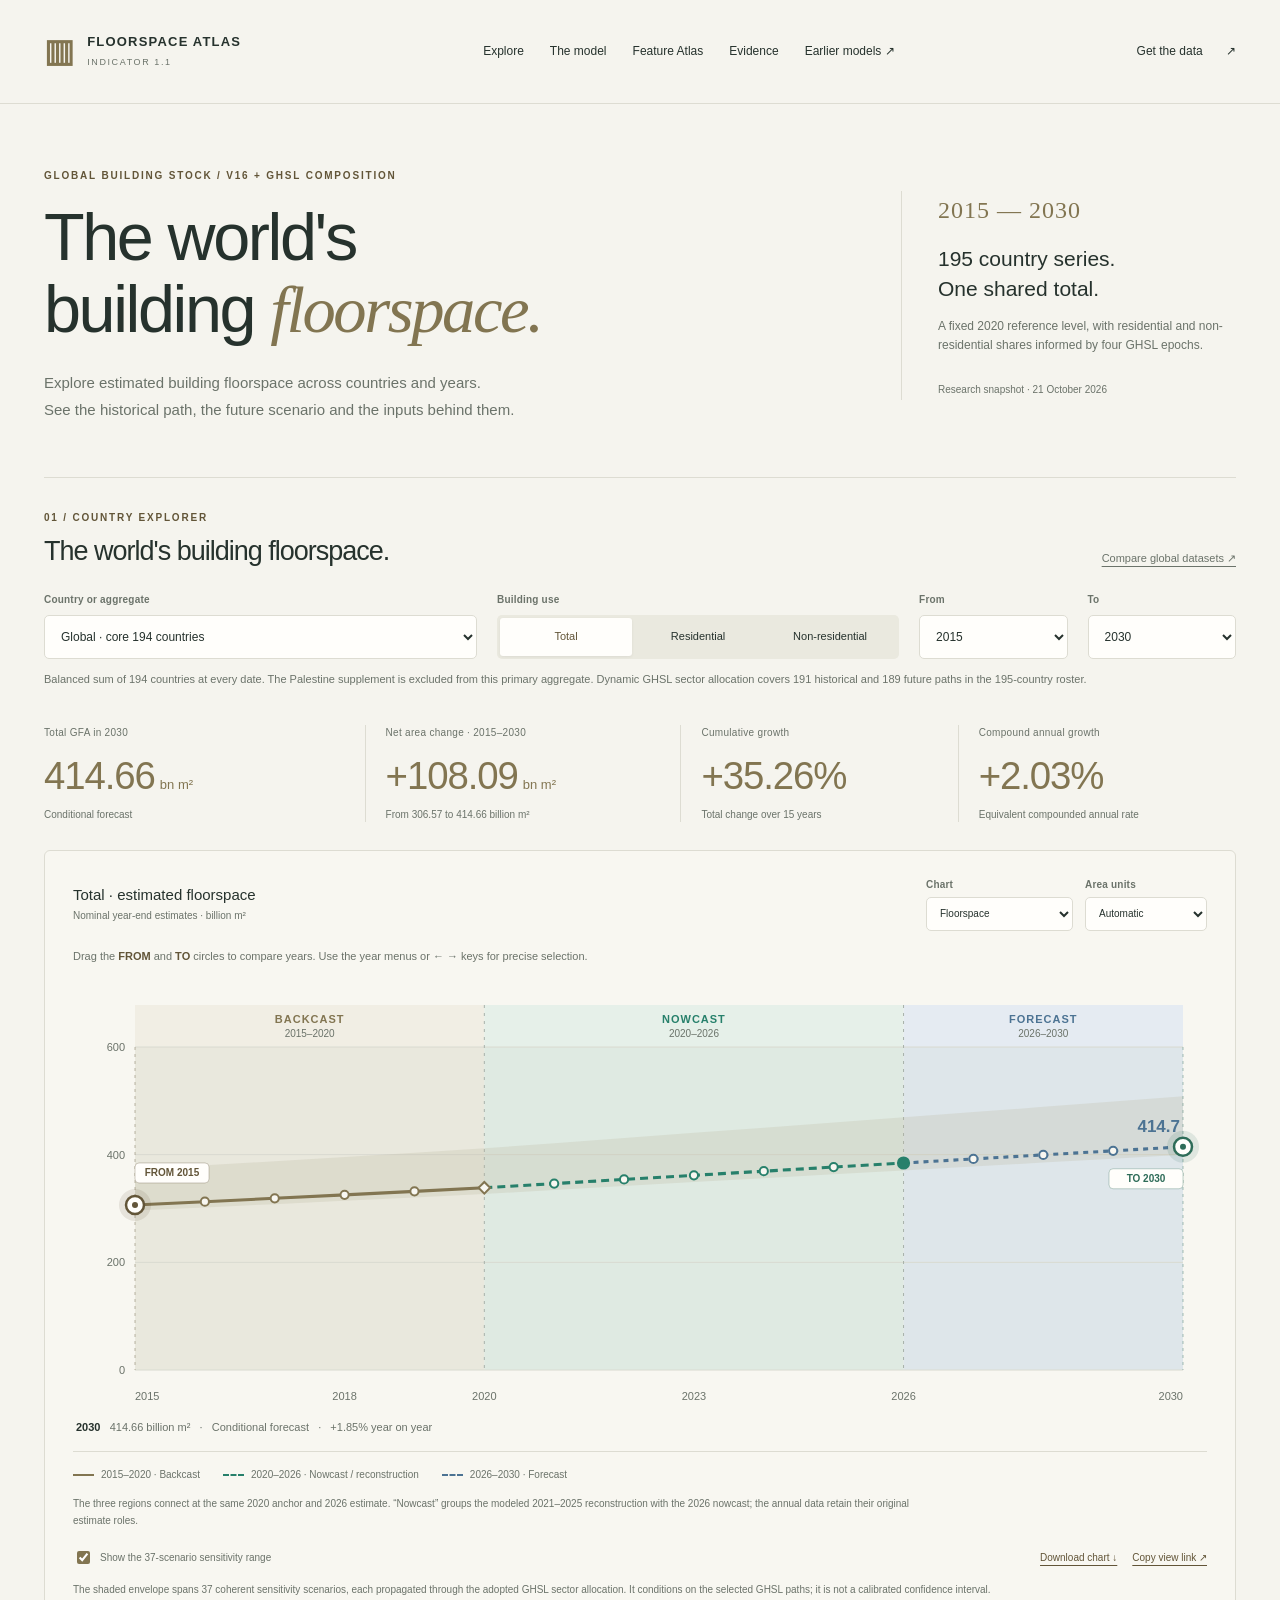
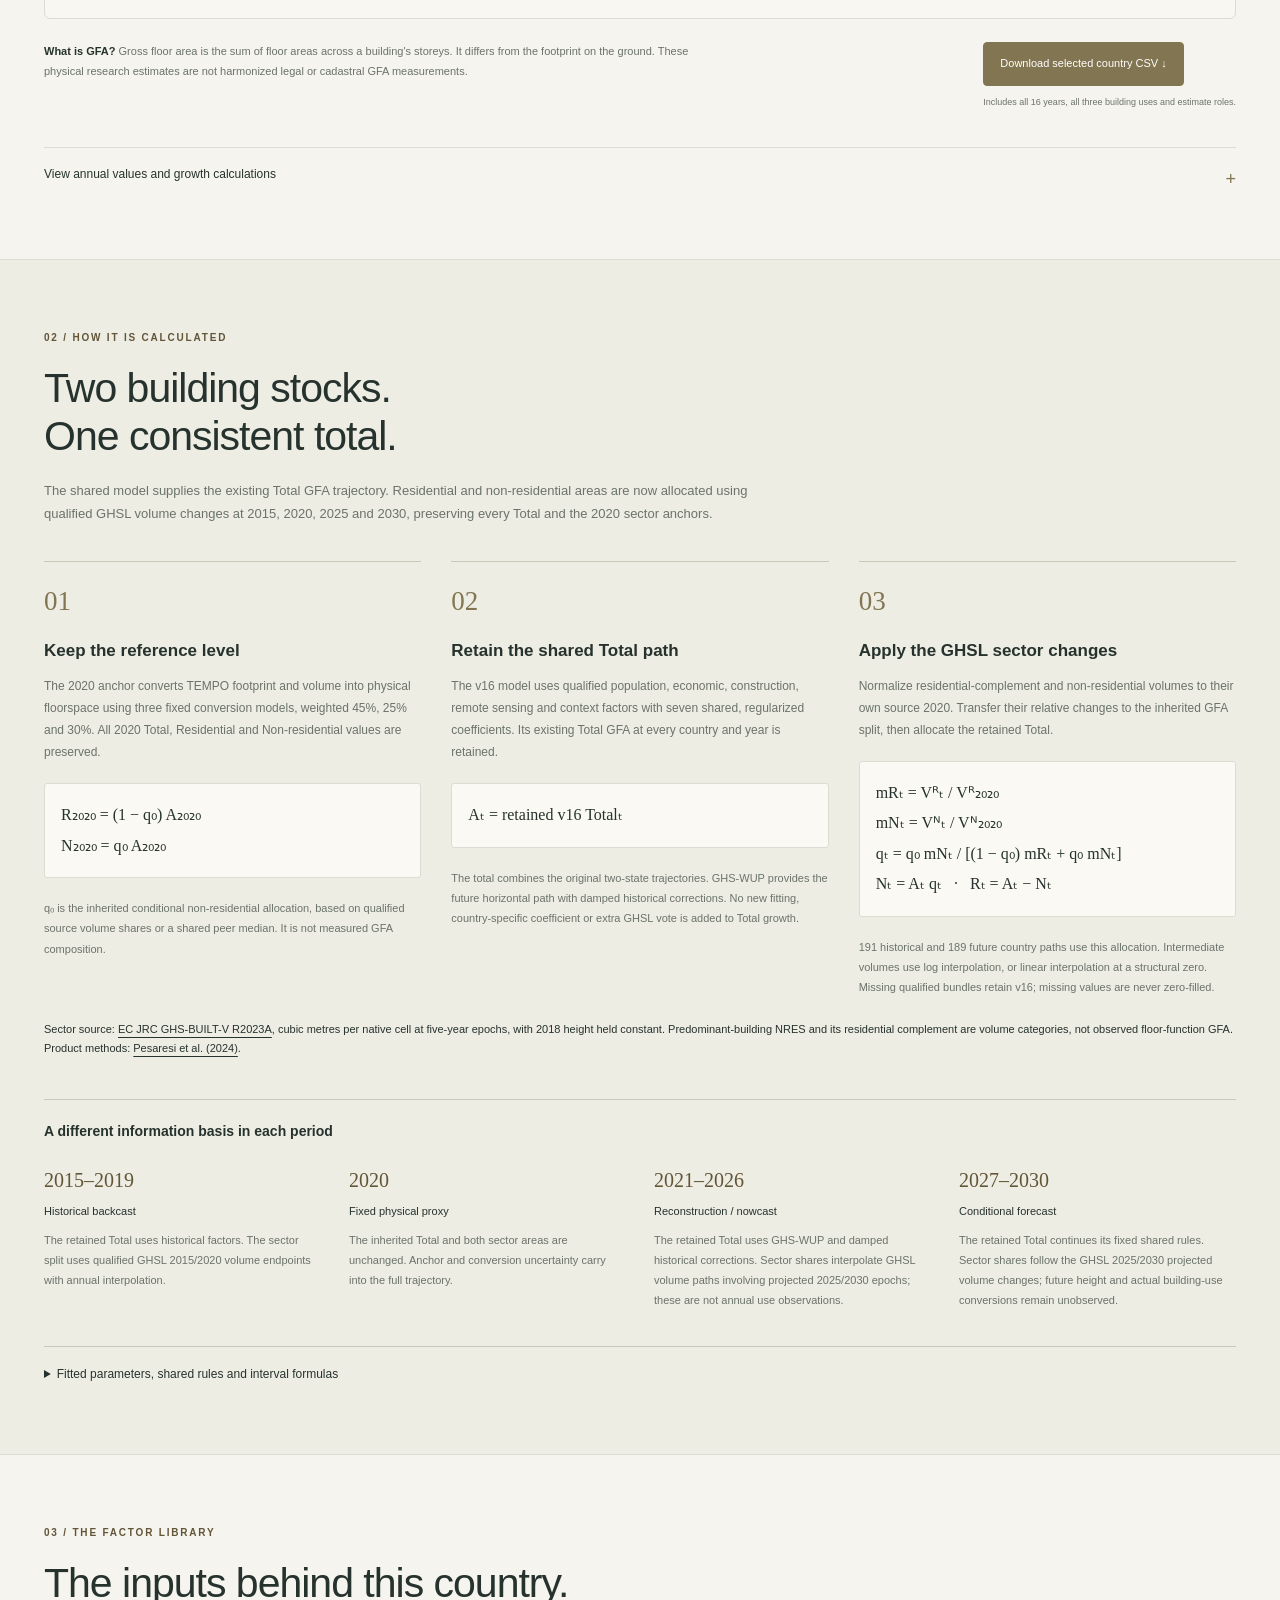
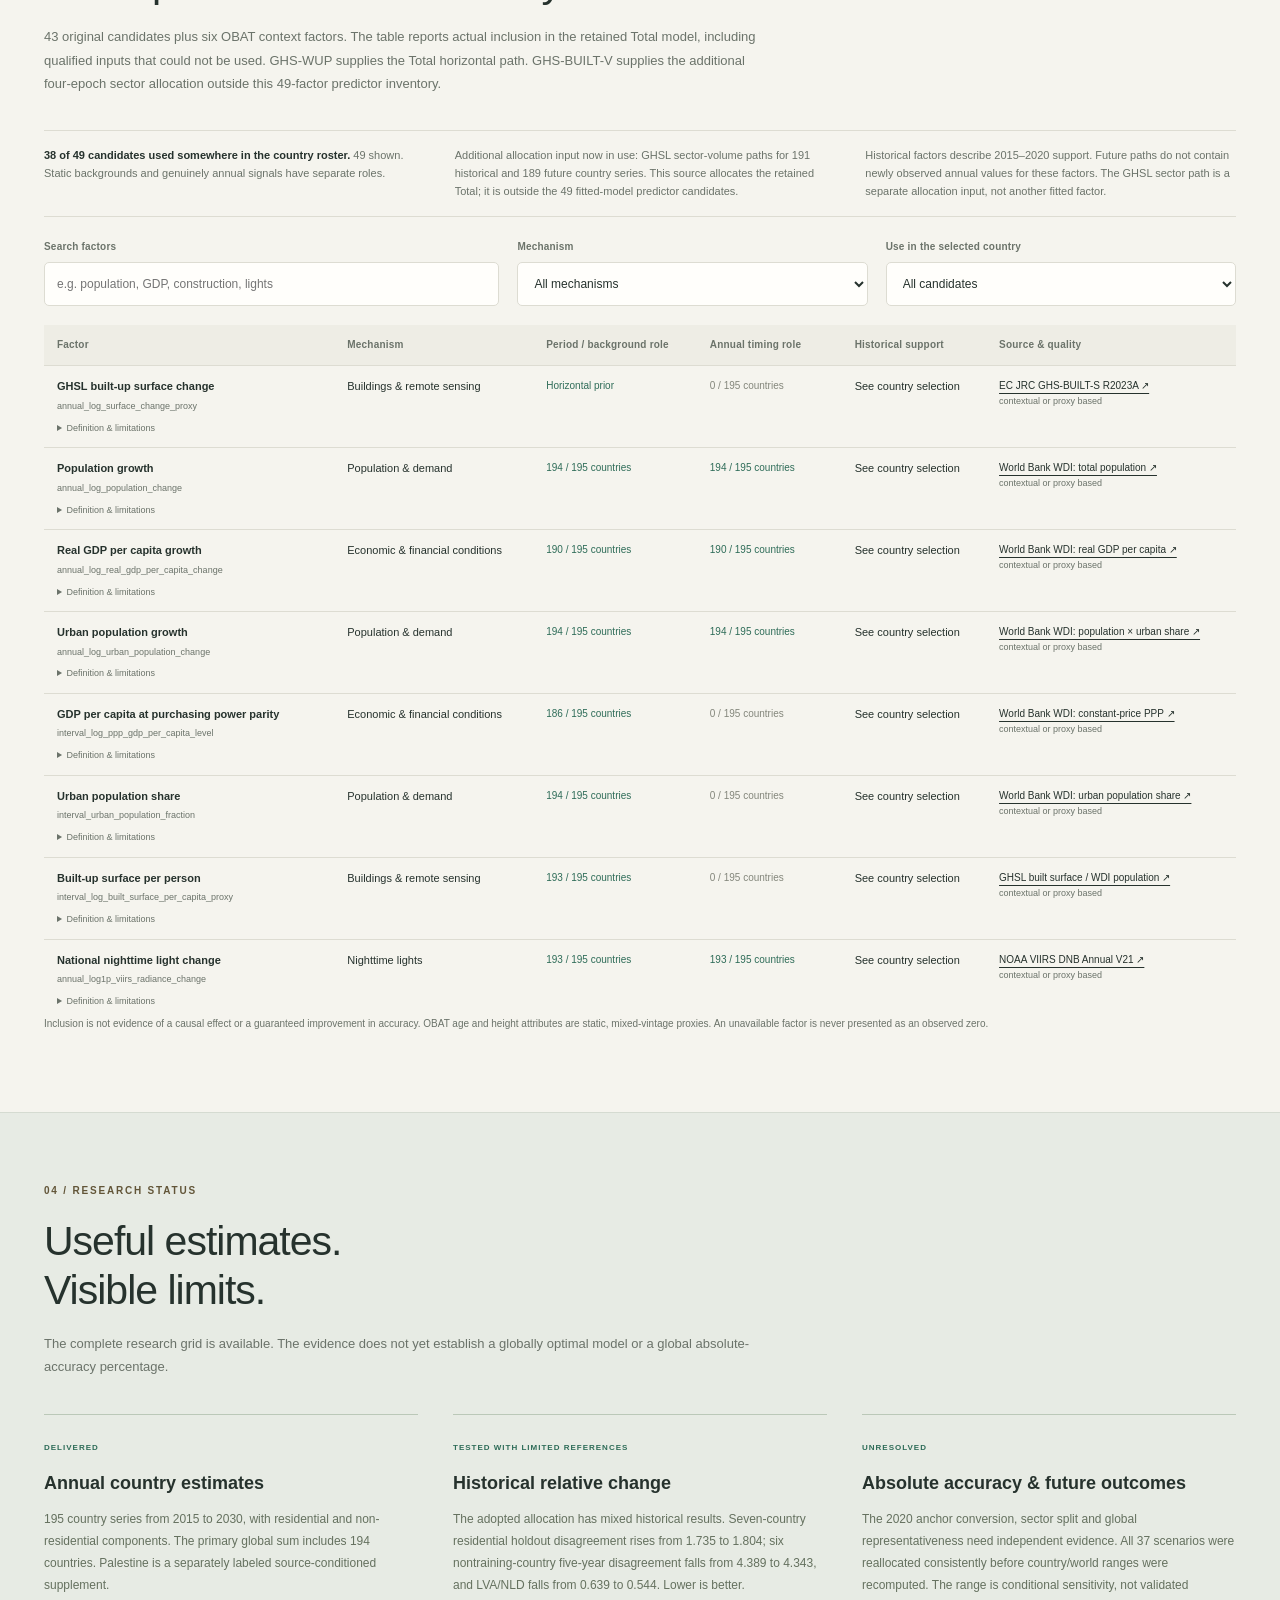
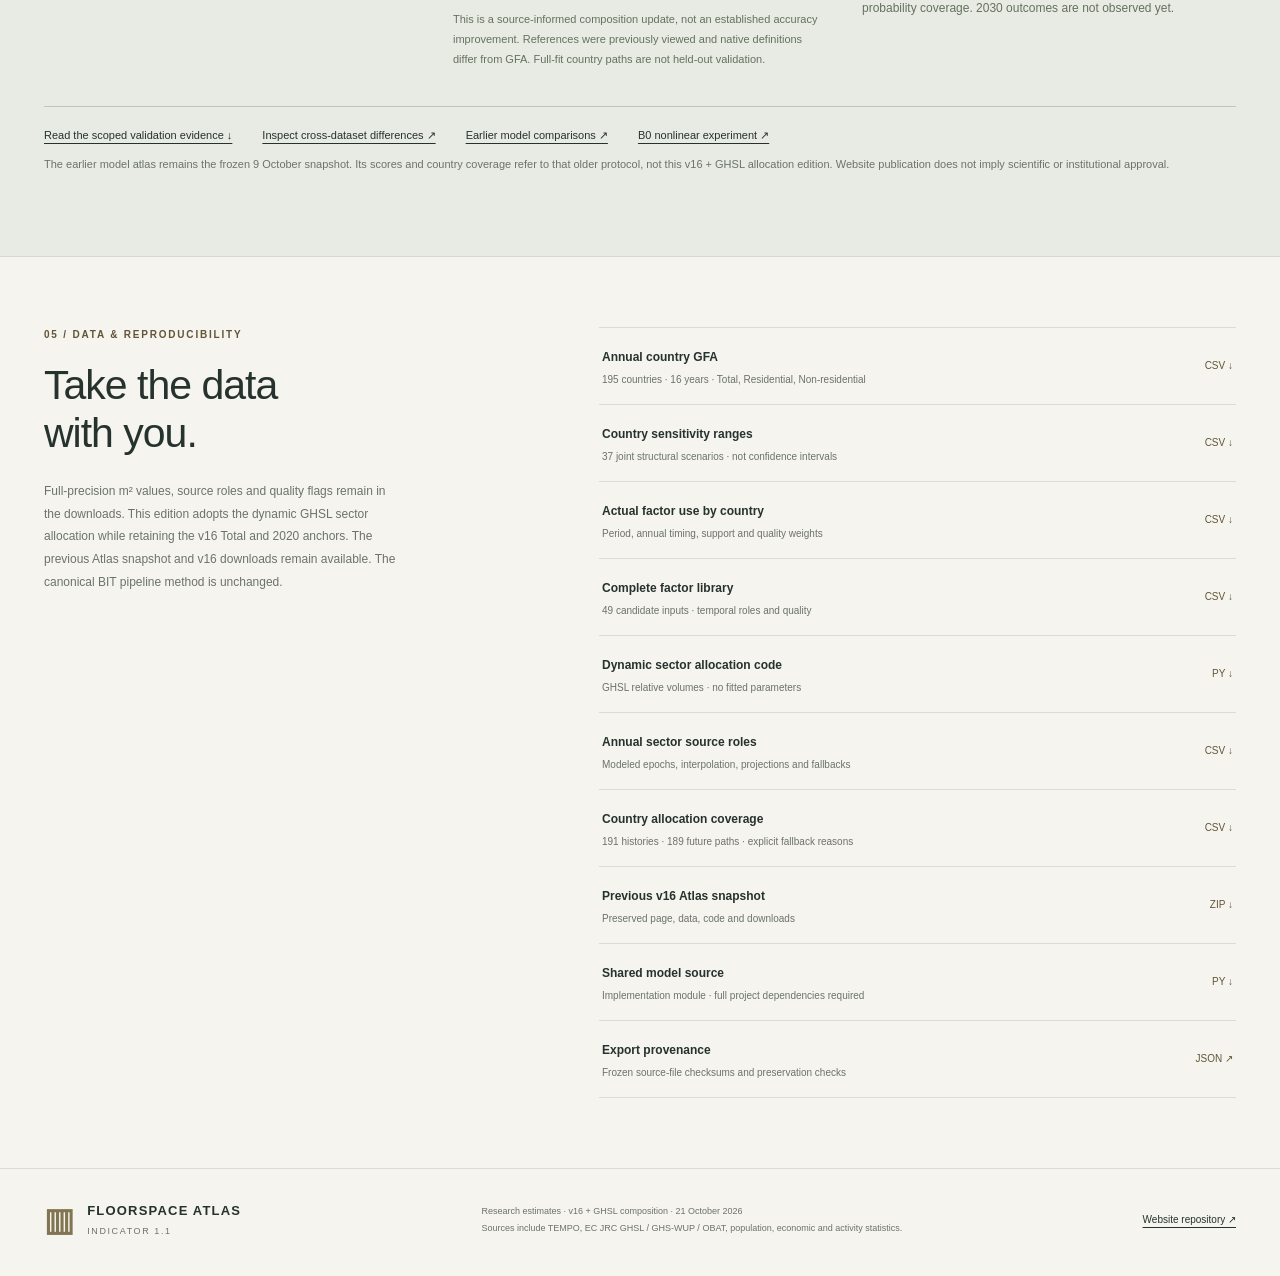
<file: index.html>
<!doctype html>
<html lang="en">
<head>
  <meta charset="utf-8"><meta name="viewport" content="width=device-width,initial-scale=1">
  <title>Global Floorspace Atlas · 2015–2030</title>
  <meta name="description" content="Explore annual country estimates of residential, non-residential and total gross floor area. Compare any two years, inspect factors and understand the shared v16 Total model and dynamic GHSL sector allocation.">
  <meta name="color-scheme" content="light"><link rel="icon" href="favicon.svg" type="image/svg+xml">
  <link rel="stylesheet" href="explorer.css?v=20261021-ghsl-composition"><script src="data/explorer-data.js?v=20261021-ghsl-composition" defer></script><script src="explorer.js?v=20261021-ghsl-composition" defer></script>
</head>
<body>
<a class="skip" href="#explorer">Skip to the country explorer</a>
<header class="masthead wrap"><a class="brand" href="index.html"><span class="brand-symbol" aria-hidden="true">▥</span><span>FLOORSPACE ATLAS<small>INDICATOR 1.1</small></span></a><nav aria-label="Main navigation"><a href="#explorer">Explore</a><a href="#method">The model</a><a href="feature-atlas/">Feature Atlas</a><a href="#evidence">Evidence</a><a href="history.html">Earlier models ↗</a></nav><a class="top-download" href="#downloads">Get the data <span>↗</span></a></header>
<main>
  <section class="intro wrap"><div><p class="eyebrow">GLOBAL BUILDING STOCK / V16 + GHSL COMPOSITION</p><h1>The world's<br>building <em>floorspace.</em></h1><p class="lead">Explore estimated building floorspace across countries and years.<br>See the historical path, the future scenario and the inputs behind them.</p></div><aside class="edition"><span class="edition-tag">2015 — 2030</span><strong>195 country series.<br>One shared total.</strong><p>A fixed 2020 reference level, with residential and non-residential shares informed by four GHSL epochs.</p><span class="snapshot">Research snapshot · 21 October 2026</span></aside></section>

  <section id="explorer" class="explorer wrap" aria-labelledby="explorer-heading">
    <div class="explorer-heading"><div><p class="eyebrow">01 / COUNTRY EXPLORER</p><h2 id="explorer-heading">The world's building floorspace.</h2></div><a class="quiet-link" href="comparison/index.html">Compare global datasets ↗</a></div>
    <div class="controls"><label class="country-control">Country or aggregate<select id="country"></select></label><div class="sector-control"><span id="sector-label">Building use</span><div class="segmented" role="group" aria-labelledby="sector-label"><button class="active" data-sector="total" aria-pressed="true">Total</button><button data-sector="residential" aria-pressed="false">Residential</button><button data-sector="non_residential" aria-pressed="false">Non-residential</button></div></div><label>From<select id="start-year"></select></label><label>To<select id="end-year"></select></label></div>
    <div id="country-note" class="country-note" aria-live="polite"></div>
    <div class="metrics" aria-live="polite"><article><span id="level-label">Estimated GFA in 2030</span><strong id="level-value">—</strong><small id="level-note">—</small></article><article><span id="change-label">Net area change</span><strong id="change-value">—</strong><small id="change-note">End stock minus start stock</small></article><article><span>Cumulative growth</span><strong id="growth-value">—</strong><small id="growth-note">—</small></article><article><span>Compound annual growth</span><strong id="cagr-value">—</strong><small id="cagr-note">—</small></article></div>
    <div class="chart-card"><div class="chart-top"><div><h3 id="chart-title">Estimated floorspace</h3><p id="chart-subtitle">Nominal year-end estimates · billion m²</p></div><div class="chart-options"><label>Chart<select id="chart-view"><option value="level">Floorspace</option><option value="net">Annual net area change</option><option value="rate">Annual growth rate</option><option value="index">Index · 2020 = 100</option></select></label><label>Area units<select id="unit"><option value="auto">Automatic</option><option value="billion">Billion m²</option><option value="million">Million m²</option></select></label></div></div>
      <p class="chart-hint" id="chart-hint">Drag the <strong>FROM</strong> and <strong>TO</strong> circles to compare years. Use the year menus or ← → keys for precise selection.</p>
      <div id="chart" class="chart" aria-label="Annual floorspace chart" aria-describedby="chart-hint"></div>
      <div class="chart-readout" id="chart-readout" aria-live="polite">Hover or focus a year to inspect it.</div>
      <div class="chart-legend"><span><i class="line backcast"></i>2015–2020 · Backcast</span><span><i class="line nowcast"></i>2020–2026 · Nowcast / reconstruction</span><span><i class="line forecast"></i>2026–2030 · Forecast</span></div>
      <p class="fineprint phase-note">The three regions connect at the same 2020 anchor and 2026 estimate. “Nowcast” groups the modeled 2021–2025 reconstruction with the 2026 nowcast; the annual data retain their original estimate roles.</p>
      <div class="chart-bottom"><label class="check"><input id="show-range" type="checkbox" checked><span>Show the 37-scenario sensitivity range</span></label><div><button id="download-chart" class="text-button">Download chart ↓</button><button id="share-view" class="text-button">Copy view link ↗</button></div></div>
      <p class="fineprint" id="range-note">The shaded envelope spans fixed structural sensitivity scenarios. It is not a calibrated confidence interval. All central values are model estimates.</p>
    </div>
    <div class="below-chart"><p><strong>What is GFA?</strong> Gross floor area is the sum of floor areas across a building's storeys. It differs from the footprint on the ground. These physical research estimates are not harmonized legal or cadastral GFA measurements.</p><div><button id="download-country" class="button olive">Download selected country CSV ↓</button><p id="download-note" class="fineprint">Includes all 16 years, all three building uses and estimate roles.</p></div></div>
    <details class="annual-data"><summary>View annual values and growth calculations <span>+</span></summary><div class="table-scroll" id="annual-table"></div></details>
  </section>

  <section id="method" class="section method-section"><div class="wrap"><div class="section-heading"><p class="eyebrow">02 / HOW IT IS CALCULATED</p><h2>Two building stocks.<br>One consistent total.</h2><p>The shared model supplies the existing Total GFA trajectory. Residential and non-residential areas are now allocated using qualified GHSL volume changes at 2015, 2020, 2025 and 2030, preserving every Total and the 2020 sector anchors.</p></div>
    <div class="method-steps"><article><span class="step">01</span><h3>Keep the reference level</h3><p>The 2020 anchor converts TEMPO footprint and volume into physical floorspace using three fixed conversion models, weighted 45%, 25% and 30%. All 2020 Total, Residential and Non-residential values are preserved.</p><div class="equation">R₂₀₂₀ = (1 − q₀) A₂₀₂₀<br>N₂₀₂₀ = q₀ A₂₀₂₀</div><p class="small">q₀ is the inherited conditional non-residential allocation, based on qualified source volume shares or a shared peer median. It is not measured GFA composition.</p></article><article><span class="step">02</span><h3>Retain the shared Total path</h3><p>The v16 model uses qualified population, economic, construction, remote sensing and context factors with seven shared, regularized coefficients. Its existing Total GFA at every country and year is retained.</p><div class="equation">Aₜ = retained v16 Totalₜ</div><p class="small">The total combines the original two-state trajectories. GHS-WUP provides the future horizontal path with damped historical corrections. No new fitting, country-specific coefficient or extra GHSL vote is added to Total growth.</p></article><article><span class="step">03</span><h3>Apply the GHSL sector changes</h3><p>Normalize residential-complement and non-residential volumes to their own source 2020. Transfer their relative changes to the inherited GFA split, then allocate the retained Total.</p><div class="equation">mRₜ = Vᴿₜ / Vᴿ₂₀₂₀<br>mNₜ = Vᴺₜ / Vᴺ₂₀₂₀<br>qₜ = q₀ mNₜ / [(1 − q₀) mRₜ + q₀ mNₜ]<br>Nₜ = Aₜ qₜ &nbsp; · &nbsp; Rₜ = Aₜ − Nₜ</div><p class="small">191 historical and 189 future country paths use this allocation. Intermediate volumes use log interpolation, or linear interpolation at a structural zero. Missing qualified bundles retain v16; missing values are never zero-filled.</p></article></div>
    <p class="small">Sector source: <a href="https://data.jrc.ec.europa.eu/dataset/ab2f107a-03cd-47a3-85e5-139d8ec63283" target="_blank" rel="noopener">EC JRC GHS-BUILT-V R2023A</a>, cubic metres per native cell at five-year epochs, with 2018 height held constant. Predominant-building NRES and its residential complement are volume categories, not observed floor-function GFA. Product methods: <a href="https://doi.org/10.1080/17538947.2024.2390454" target="_blank" rel="noopener">Pesaresi et al. (2024)</a>.</p>
    <div class="timeline"><h3>A different information basis in each period</h3><div><article><b>2015–2019</b><span>Historical backcast</span><p>The retained Total uses historical factors. The sector split uses qualified GHSL 2015/2020 volume endpoints with annual interpolation.</p></article><article><b>2020</b><span>Fixed physical proxy</span><p>The inherited Total and both sector areas are unchanged. Anchor and conversion uncertainty carry into the full trajectory.</p></article><article><b>2021–2026</b><span>Reconstruction / nowcast</span><p>The retained Total uses GHS-WUP and damped historical corrections. Sector shares interpolate GHSL volume paths involving projected 2025/2030 epochs; these are not annual use observations.</p></article><article><b>2027–2030</b><span>Conditional forecast</span><p>The retained Total continues its fixed shared rules. Sector shares follow the GHSL 2025/2030 projected volume changes; future height and actual building-use conversions remain unobserved.</p></article></div></div>
    <details class="model-details"><summary>Fitted parameters, shared rules and interval formulas</summary><div class="detail-grid"><div><h3>Frozen shared parameters</h3><div id="parameter-table"></div><p class="small">Six common coefficients have ridge penalty 1; the sector departure has penalty 9. Country-balanced robust fitting used seven development countries. These frozen coefficients now supply the retained Total path; the GHSL allocation adds zero fitted parameters.</p><a href="downloads/v16-model-parameters.json" download>Download complete fitted specification ↗</a></div><div><h3>Your selected-year calculation</h3><div class="equation">Net area change = Aend − Astart<br>Growth (%) = 100 (Aend / Astart − 1)<br>CAGR (%) = 100 [(Aend / Astart)¹⁄⁽ᵉⁿᵈ⁻ˢᵗᵃʳᵗ⁾ − 1]</div><p class="small">The time interval is the difference in years. Negative changes are retained. Scenario envelopes are not used to invent growth confidence intervals.</p><h3>Missing inputs and extrapolation</h3><p class="small">Source gaps stay missing. Unsupported mechanisms are omitted; explicit shared horizontal and composition fallbacks are used where needed. Predictor-range flags identify extrapolation, not validated reliability scores.</p></div></div></details>
  </div></section>

  <section id="factors" class="wrap section"><div class="section-heading"><p class="eyebrow">03 / THE FACTOR LIBRARY</p><h2>The inputs behind this country.</h2><p>43 original candidates plus six OBAT context factors. The table reports actual inclusion in the retained Total model, including qualified inputs that could not be used. GHS-WUP supplies the Total horizontal path. GHS-BUILT-V supplies the additional four-epoch sector allocation outside this 49-factor predictor inventory.</p></div><div class="factor-summary"><p id="factor-summary">Loading factor coverage…</p><p id="composition-use-note" class="country-note"></p><p id="factor-future-note">Historical factors describe 2015–2020 support. Future paths do not contain newly observed annual values for these factors. The GHSL sector path is a separate allocation input, not another fitted factor.</p></div><div class="factor-controls"><label>Search factors<input type="search" id="factor-search" placeholder="e.g. population, GDP, construction, lights"></label><label>Mechanism<select id="factor-group"><option value="all">All mechanisms</option><option value="A">Buildings & remote sensing</option><option value="B">Construction & investment</option><option value="C">Population & demand</option><option value="D">Economic & financial conditions</option><option value="E">Stock age & loss risk</option><option value="F">Nighttime lights</option></select></label><label>Use in the selected country<select id="factor-status"><option value="all">All candidates</option><option value="used">Used factors</option><option value="unused">Not used</option><option value="annual">Used for annual timing</option><option value="static">Static context</option></select></label></div><div class="table-scroll factors-table" id="factor-table"></div><p class="fineprint">Inclusion is not evidence of a causal effect or a guaranteed improvement in accuracy. OBAT age and height attributes are static, mixed-vintage proxies. An unavailable factor is never presented as an observed zero.</p></section>

  <section id="evidence" class="evidence-section section"><div class="wrap"><div class="section-heading"><p class="eyebrow">04 / RESEARCH STATUS</p><h2>Useful estimates.<br>Visible limits.</h2><p>The complete research grid is available. The evidence does not yet establish a globally optimal model or a global absolute-accuracy percentage.</p></div><div class="evidence-cards"><article><span class="status-word">DELIVERED</span><h3>Annual country estimates</h3><p>195 country series from 2015 to 2030, with residential and non-residential components. The primary global sum includes 194 countries. Palestine is a separately labeled source-conditioned supplement.</p></article><article><span class="status-word">TESTED WITH LIMITED REFERENCES</span><h3>Historical relative change</h3><p>The adopted allocation has mixed historical results. Seven-country residential holdout disagreement rises from 1.735 to 1.804; six nontraining-country five-year disagreement falls from 4.389 to 4.343, and LVA/NLD falls from 0.639 to 0.544. Lower is better.</p><p class="small">This is a source-informed composition update, not an established accuracy improvement. References were previously viewed and native definitions differ from GFA. Full-fit country paths are not held-out validation.</p></article><article><span class="status-word">UNRESOLVED</span><h3>Absolute accuracy & future outcomes</h3><p>The 2020 anchor conversion, sector split and global representativeness need independent evidence. All 37 scenarios were reallocated consistently before country/world ranges were recomputed. The range is conditional sensitivity, not validated probability coverage. 2030 outcomes are not observed yet.</p></article></div><div class="evidence-links"><a href="downloads/v16-ghsl-composition-validation-evidence.csv" download>Read the scoped validation evidence ↓</a><a href="comparison/index.html">Inspect cross-dataset differences ↗</a><a href="history.html#comparison">Earlier model comparisons ↗</a><a href="b0-nonlinear/">B0 nonlinear experiment ↗</a></div><p class="small muted">The earlier model atlas remains the frozen 9 October snapshot. Its scores and country coverage refer to that older protocol, not this v16 + GHSL allocation edition. Website publication does not imply scientific or institutional approval.</p></div></section>

  <section id="downloads" class="wrap section downloads"><div><p class="eyebrow">05 / DATA & REPRODUCIBILITY</p><h2>Take the data<br>with you.</h2><p>Full-precision m² values, source roles and quality flags remain in the downloads. This edition adopts the dynamic GHSL sector allocation while retaining the v16 Total and 2020 anchors. The previous Atlas snapshot and v16 downloads remain available. The canonical BIT pipeline method is unchanged.</p></div><div class="download-list"><a href="downloads/v16-ghsl-composition-country-year-gfa.csv" download><span><b>Annual country GFA</b><small>195 countries · 16 years · Total, Residential, Non-residential</small></span><span>CSV ↓</span></a><a href="downloads/v16-ghsl-composition-country-scenario-ranges.csv" download><span><b>Country sensitivity ranges</b><small>37 joint structural scenarios · not confidence intervals</small></span><span>CSV ↓</span></a><a href="downloads/v16-country-factor-use.csv" download><span><b>Actual factor use by country</b><small>Period, annual timing, support and quality weights</small></span><span>CSV ↓</span></a><a href="downloads/v16-factor-library.csv" download><span><b>Complete factor library</b><small>49 candidate inputs · temporal roles and quality</small></span><span>CSV ↓</span></a><a href="downloads/v16-ghsl-composition-composition-source.py" download><span><b>Dynamic sector allocation code</b><small>GHSL relative volumes · no fitted parameters</small></span><span>PY ↓</span></a><a href="downloads/v16-ghsl-composition-annual-composition-sources.csv" download><span><b>Annual sector source roles</b><small>Modeled epochs, interpolation, projections and fallbacks</small></span><span>CSV ↓</span></a><a href="downloads/v16-ghsl-composition-composition-coverage.csv" download><span><b>Country allocation coverage</b><small>191 histories · 189 future paths · explicit fallback reasons</small></span><span>CSV ↓</span></a><a href="downloads/v16-atlas-before-ghsl-composition.zip" download><span><b>Previous v16 Atlas snapshot</b><small>Preserved page, data, code and downloads</small></span><span>ZIP ↓</span></a><a href="downloads/v16-model-source.py" download><span><b>Shared model source</b><small>Implementation module · full project dependencies required</small></span><span>PY ↓</span></a><a href="downloads/v16-ghsl-composition-manifest.json"><span><b>Export provenance</b><small>Frozen source-file checksums and preservation checks</small></span><span>JSON ↗</span></a></div></section>
</main><footer class="wrap footer"><a class="brand" href="#"><span class="brand-symbol" aria-hidden="true">▥</span><span>FLOORSPACE ATLAS<small>INDICATOR 1.1</small></span></a><p>Research estimates · v16 + GHSL composition · 21 October 2026<br>Sources include TEMPO, EC JRC GHSL / GHS-WUP / OBAT, population, economic and activity statistics.</p><a href="https://github.com/jianzbit/gfa-backcasting-atlas">Website repository ↗</a></footer><div id="toast" role="status" class="toast" hidden></div>
</body></html>
</file>
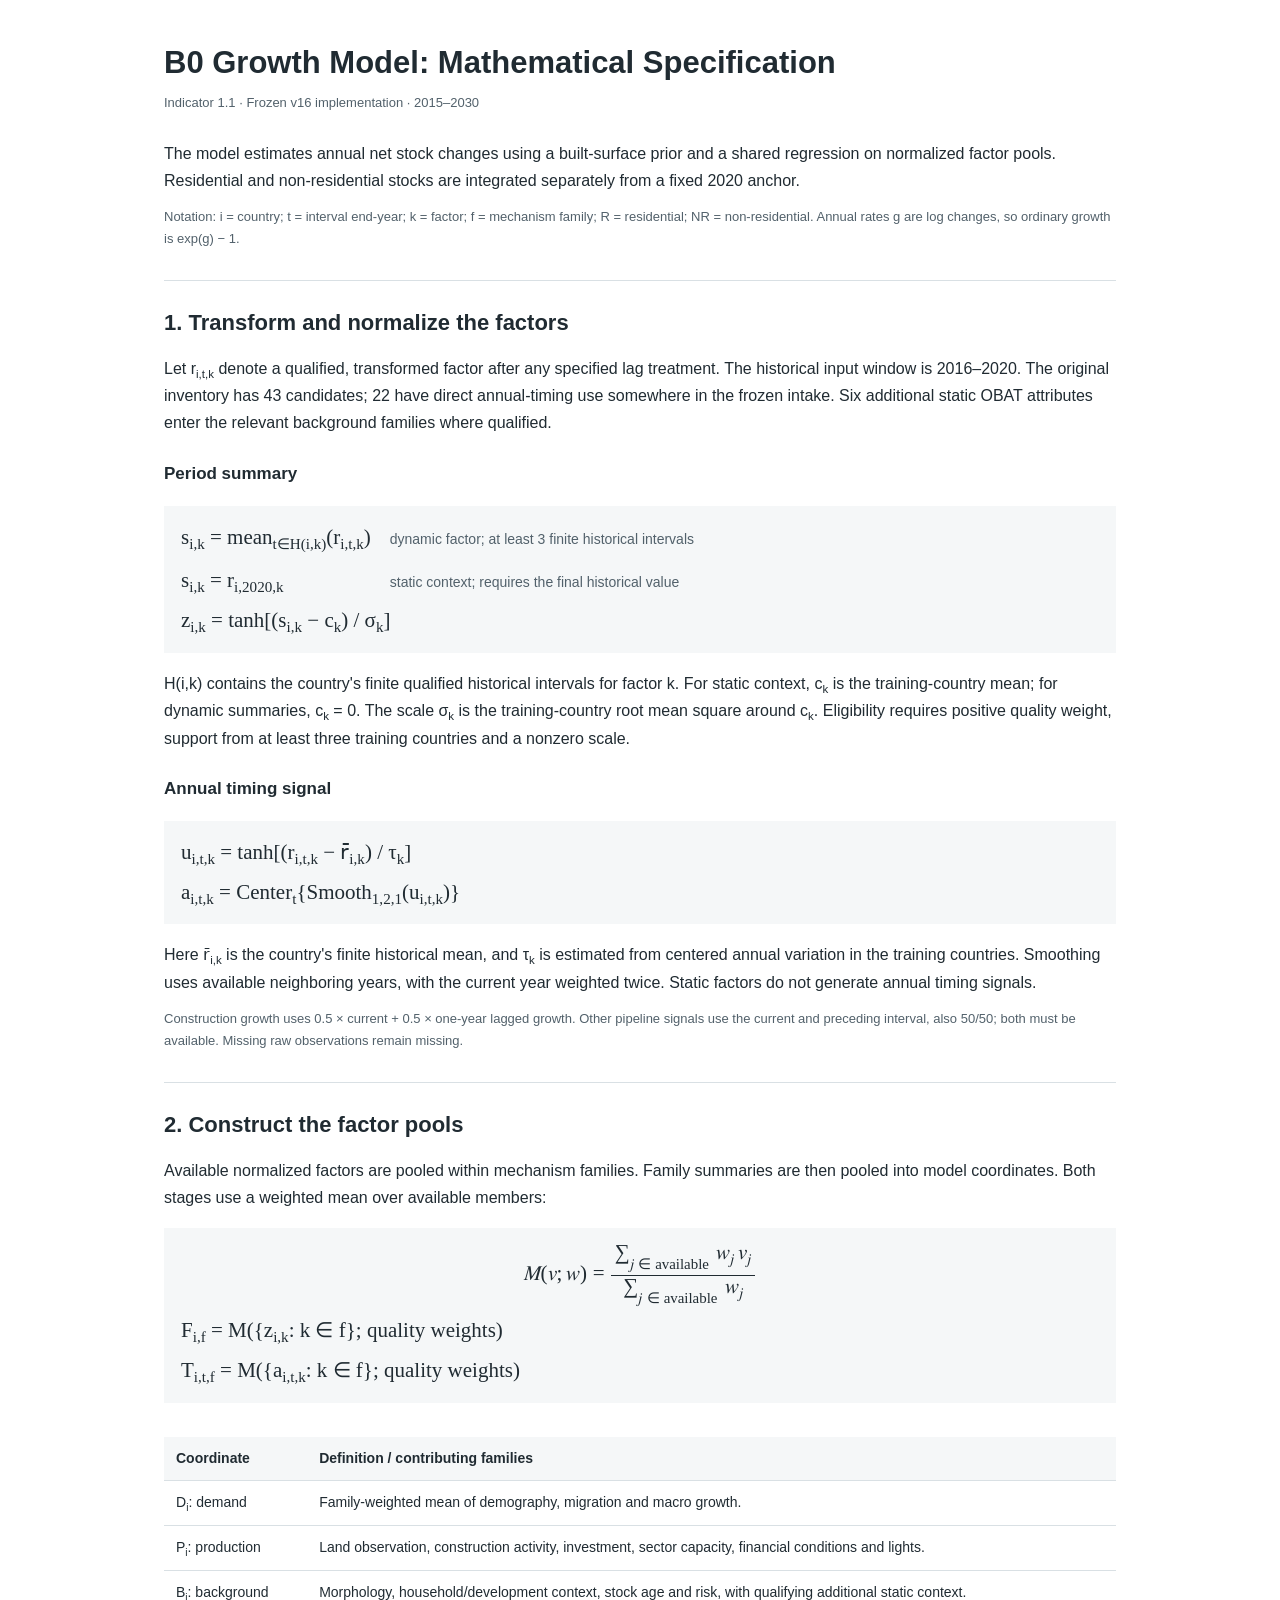
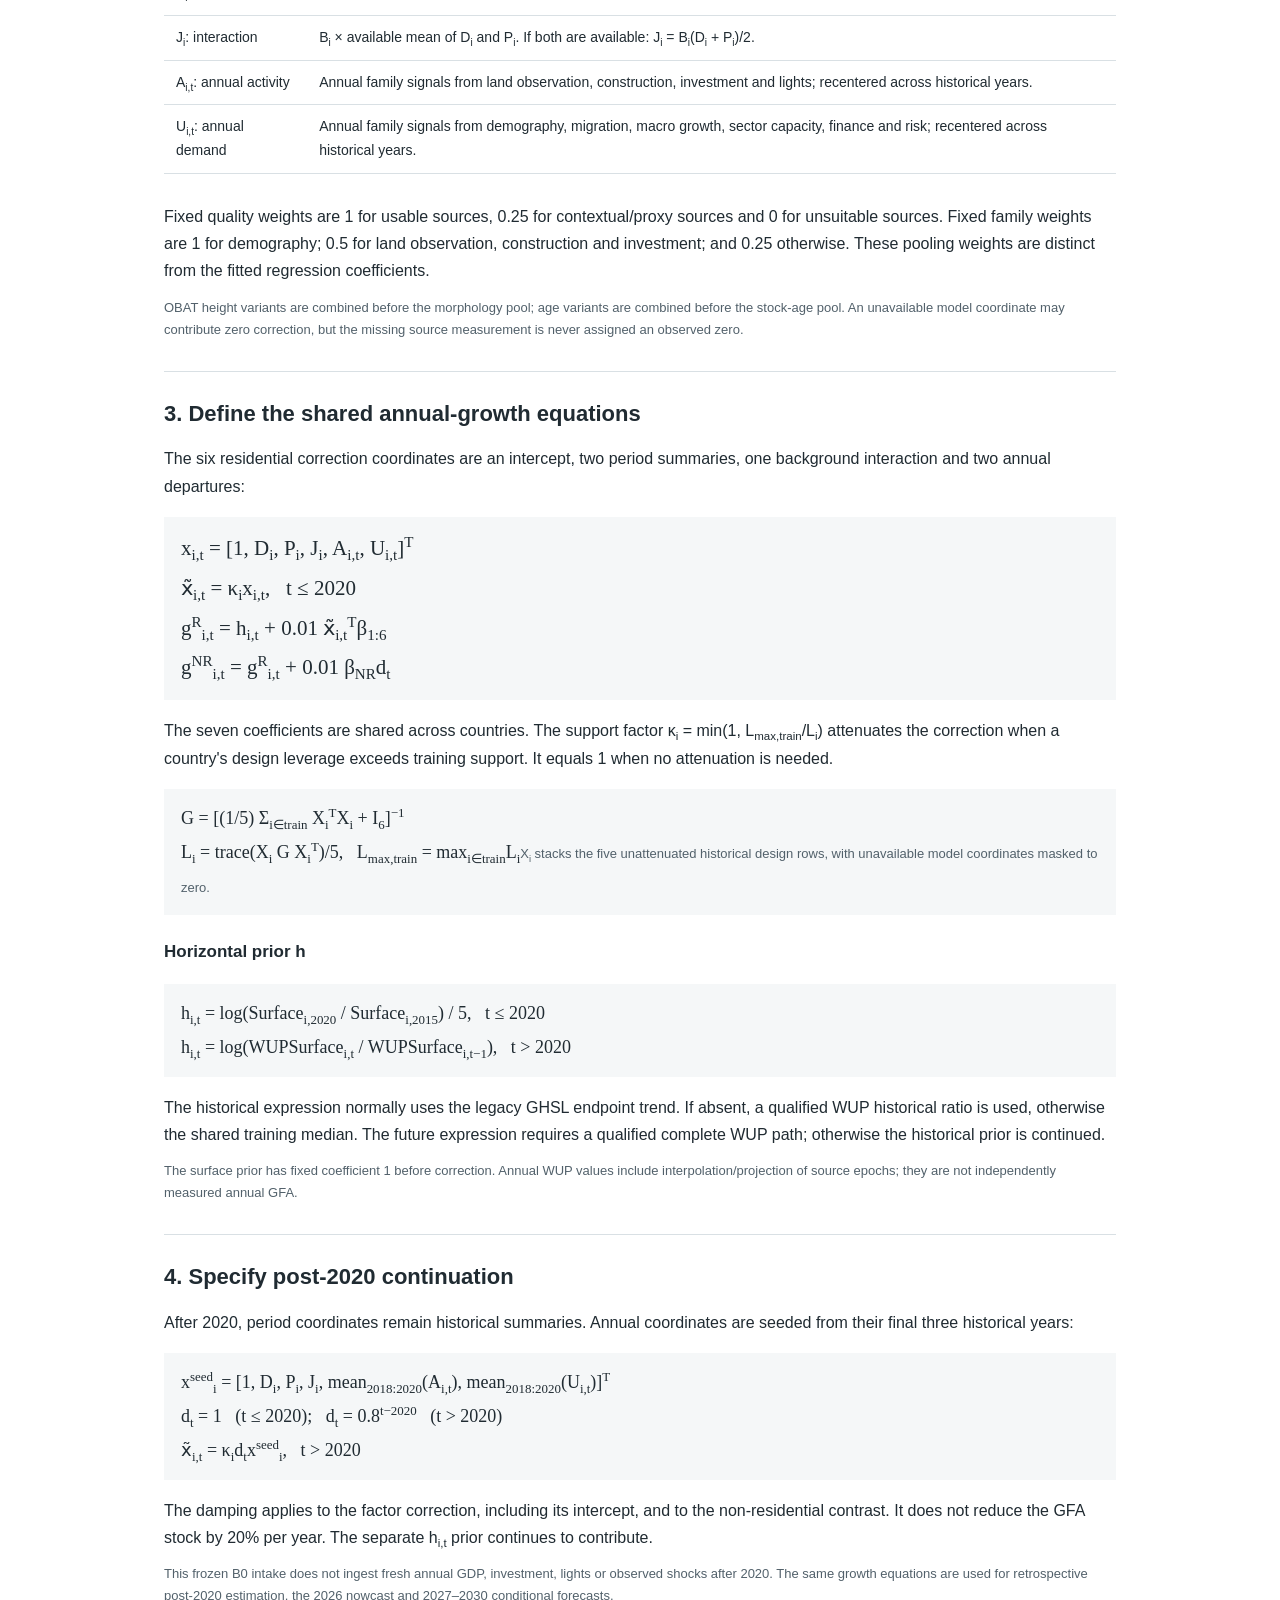
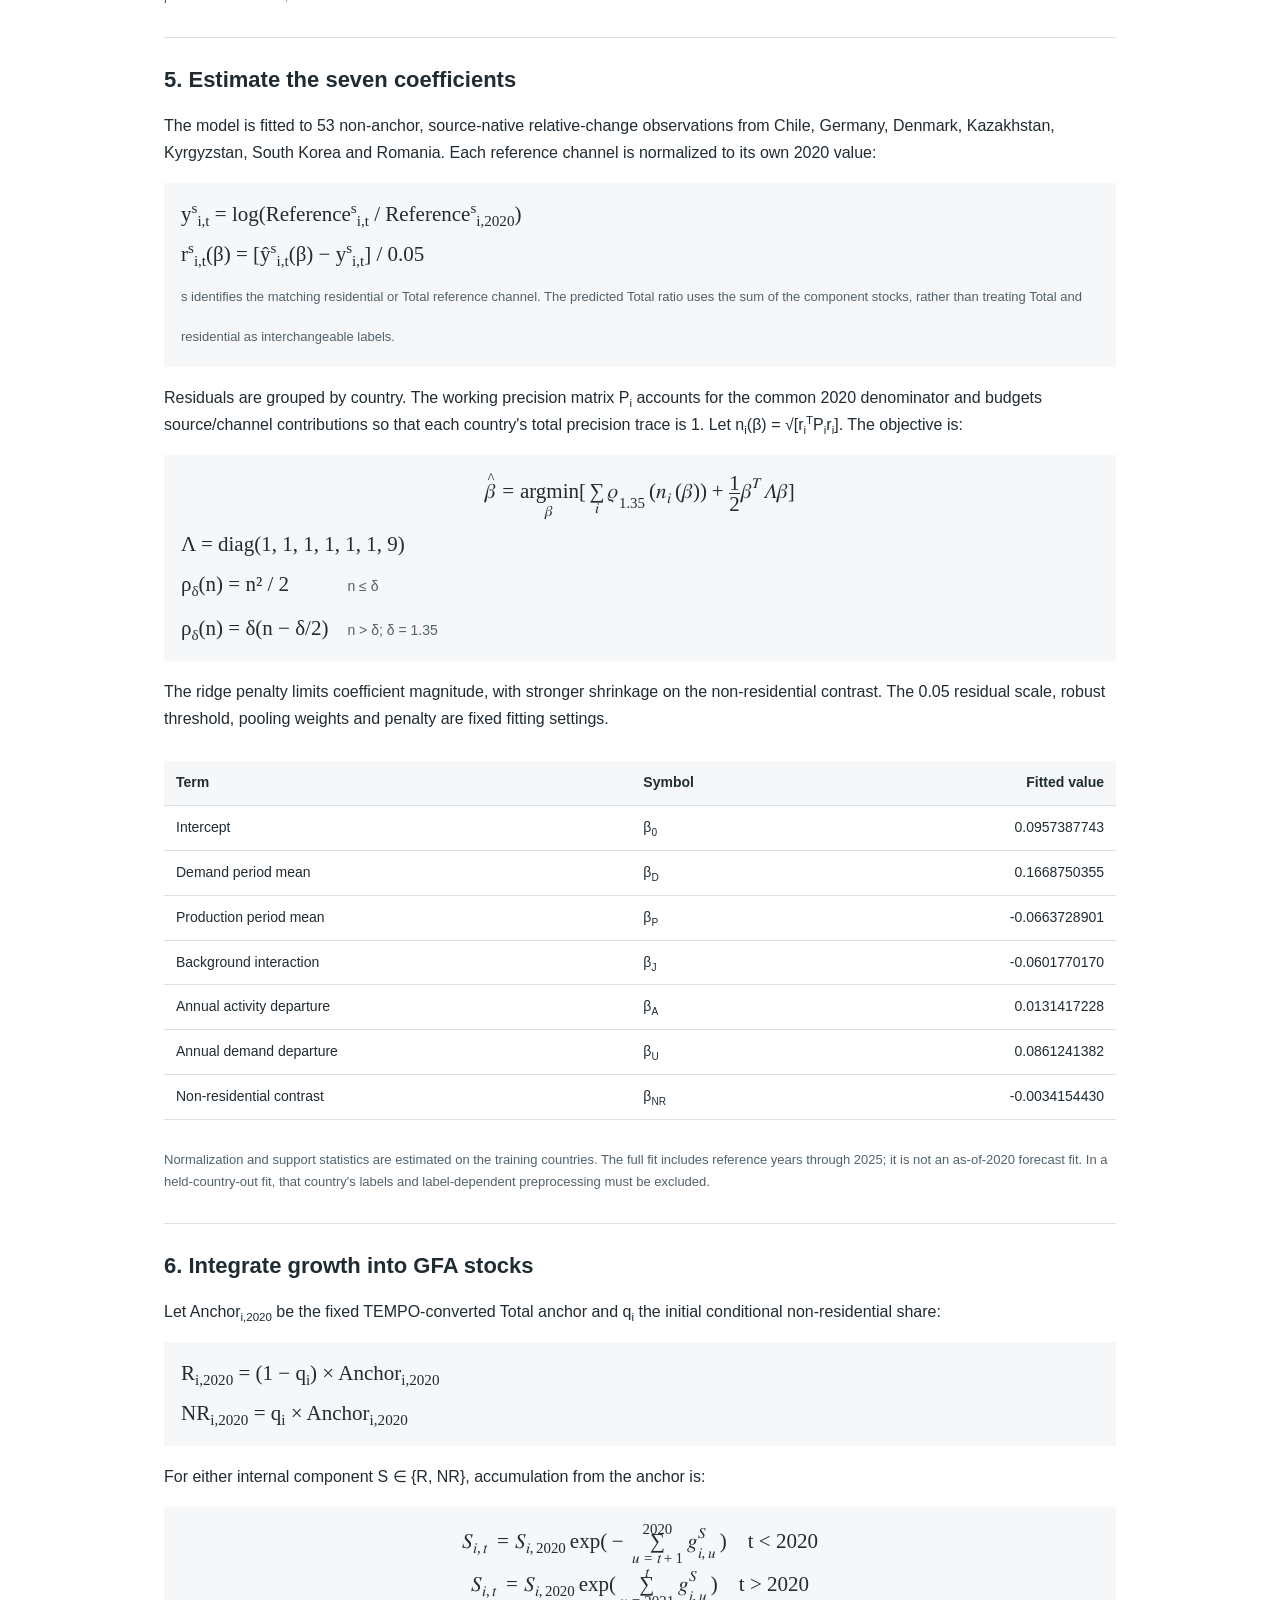
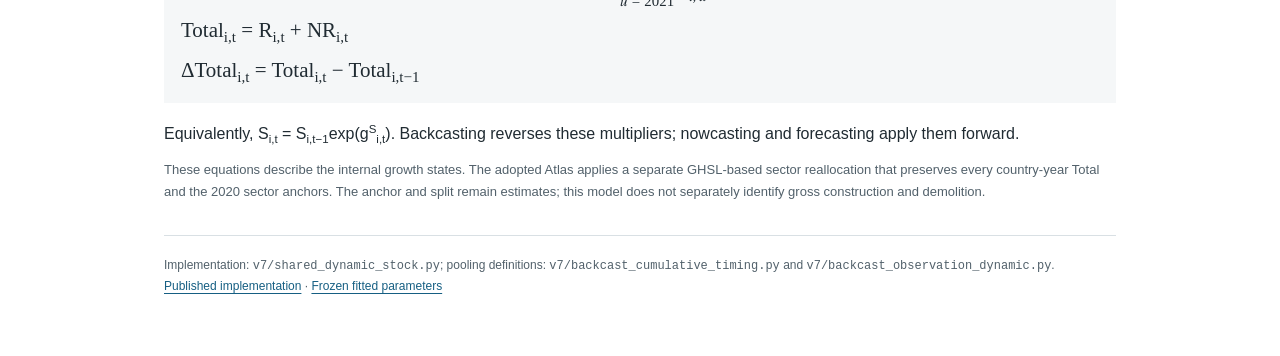
<file: growth-model/index.html>
<!doctype html>
<html lang="en">
<head>
<meta charset="utf-8">
<meta name="viewport" content="width=device-width,initial-scale=1">
<meta name="description" content="Mathematical specification of the frozen B0 GFA growth model: normalized factor pools, shared rate equations, regularized estimation and stock integration, 2015–2030.">
<title>B0 Growth Model — Mathematical Specification</title>
<style>
*{box-sizing:border-box}html{color-scheme:light}body{margin:0;background:#fff;color:#202b32;font:16px/1.7 -apple-system,BlinkMacSystemFont,"Segoe UI",sans-serif}main{max-width:1020px;margin:0 auto;padding:44px 34px 60px}h1{font-size:31px;line-height:1.25;margin:0 0 9px;font-weight:650}h2{font-size:22px;line-height:1.35;margin:0 0 17px}h3{font-size:17px;margin:23px 0 8px}p{margin:12px 0}.meta,.note{font-size:13px;color:#52616b}.meta{margin:0 0 26px}.section{border-top:1px solid #d9e0e4;margin-top:30px;padding-top:27px}.eq{font-family:"Cambria Math","STIX Two Math",Georgia,"Times New Roman",serif;font-size:21px;line-height:1.9;margin:17px 0;padding:12px 17px;background:#f5f7f8;overflow-wrap:anywhere}.eq .row{display:block}.eq .explain{font-family:-apple-system,BlinkMacSystemFont,"Segoe UI",sans-serif;font-size:13px;line-height:1.65;color:#52616b;margin-top:5px}sub,sup{font-size:.72em;line-height:0}math{font-family:"Cambria Math","STIX Two Math",serif;font-size:1em}math[display=block]{margin:5px 0;text-align:left}table{border-collapse:collapse;width:100%;font-size:14px;margin:17px 0;text-align:left}th,td{padding:10px 12px;border-bottom:1px solid #d9e0e4;vertical-align:top}th{background:#f5f7f8;font-weight:600}.num{text-align:right;font-variant-numeric:tabular-nums;white-space:nowrap}.table-wrap{overflow-x:auto}a{color:#165f83;text-underline-offset:3px}code{font:12px/1.6 ui-monospace,SFMono-Regular,Consolas,monospace;overflow-wrap:anywhere}.source{border-top:1px solid #d9e0e4;margin-top:32px;padding-top:19px;font-size:12px;color:#52616b}.case{display:grid;grid-template-columns:auto 1fr;gap:4px 19px;align-items:baseline}.case>span:nth-child(even){font-family:-apple-system,BlinkMacSystemFont,"Segoe UI",sans-serif;font-size:14px;color:#52616b}.coefficient-table td:first-child{min-width:180px}.eq-small{font-size:18px}
@media(max-width:650px){main{padding:27px 18px 40px}h1{font-size:27px}h2{font-size:21px}.eq{font-size:19px;padding:11px 12px}.eq-small{font-size:17px}table{font-size:13px}th,td{padding:9px}.case{grid-template-columns:1fr;gap:2px}.case>span:nth-child(even){margin-bottom:10px}math[display=block]{overflow-x:auto;max-width:100%}}
@media print{main{max-width:none;padding:0}body{font-size:10pt}h1{font-size:23pt}h2{font-size:15pt}.section{margin-top:17px;padding-top:17px}.eq{font-size:14pt;break-inside:avoid}table{font-size:9pt}.source,.note,.meta{font-size:8pt}h2,h3{break-after:avoid}}
</style>
</head>
<body><main>
<h1>B0 Growth Model: Mathematical Specification</h1>
<p class="meta">Indicator 1.1 · Frozen v16 implementation · 2015–2030</p>
<p>The model estimates annual net stock changes using a built-surface prior and a shared regression on normalized factor pools. Residential and non-residential stocks are integrated separately from a fixed 2020 anchor.</p>
<p class="note">Notation: i = country; t = interval end-year; k = factor; f = mechanism family; R = residential; NR = non-residential. Annual rates g are log changes, so ordinary growth is exp(g) − 1.</p>

<section class="section" id="transformation">
<h2>1. Transform and normalize the factors</h2>
<p>Let r<sub>i,t,k</sub> denote a qualified, transformed factor after any specified lag treatment. The historical input window is 2016–2020. The original inventory has 43 candidates; 22 have direct annual-timing use somewhere in the frozen intake. Six additional static OBAT attributes enter the relevant background families where qualified.</p>
<h3>Period summary</h3>
<div class="eq">
<div class="case"><span>s<sub>i,k</sub> = mean<sub>t∈H(i,k)</sub>(r<sub>i,t,k</sub>)</span><span>dynamic factor; at least 3 finite historical intervals</span><span>s<sub>i,k</sub> = r<sub>i,2020,k</sub></span><span>static context; requires the final historical value</span></div>
<span class="row">z<sub>i,k</sub> = tanh[(s<sub>i,k</sub> − c<sub>k</sub>) / σ<sub>k</sub>]</span>
</div>
<p>H(i,k) contains the country's finite qualified historical intervals for factor k. For static context, c<sub>k</sub> is the training-country mean; for dynamic summaries, c<sub>k</sub> = 0. The scale σ<sub>k</sub> is the training-country root mean square around c<sub>k</sub>. Eligibility requires positive quality weight, support from at least three training countries and a nonzero scale.</p>
<h3>Annual timing signal</h3>
<div class="eq">
<span class="row">u<sub>i,t,k</sub> = tanh[(r<sub>i,t,k</sub> − r̄<sub>i,k</sub>) / τ<sub>k</sub>]</span>
<span class="row">a<sub>i,t,k</sub> = Center<sub>t</sub>{Smooth<sub>1,2,1</sub>(u<sub>i,t,k</sub>)}</span>
</div>
<p>Here r̄<sub>i,k</sub> is the country's finite historical mean, and τ<sub>k</sub> is estimated from centered annual variation in the training countries. Smoothing uses available neighboring years, with the current year weighted twice. Static factors do not generate annual timing signals.</p>
<p class="note">Construction growth uses 0.5 × current + 0.5 × one-year lagged growth. Other pipeline signals use the current and preceding interval, also 50/50; both must be available. Missing raw observations remain missing.</p>
</section>

<section class="section" id="pooling">
<h2>2. Construct the factor pools</h2>
<p>Available normalized factors are pooled within mechanism families. Family summaries are then pooled into model coordinates. Both stages use a weighted mean over available members:</p>
<div class="eq">
<math display="block" aria-label="Available weighted mean equals the sum of weights times values divided by the sum of weights"><mrow><mi>M</mi><mo>(</mo><mi>v</mi><mo>;</mo><mi>w</mi><mo>)</mo><mo>=</mo><mfrac><mrow><munder><mo>∑</mo><mrow><mi>j</mi><mo>∈</mo><mi>available</mi></mrow></munder><msub><mi>w</mi><mi>j</mi></msub><msub><mi>v</mi><mi>j</mi></msub></mrow><mrow><munder><mo>∑</mo><mrow><mi>j</mi><mo>∈</mo><mi>available</mi></mrow></munder><msub><mi>w</mi><mi>j</mi></msub></mrow></mfrac></mrow></math>
<span class="row">F<sub>i,f</sub> = M({z<sub>i,k</sub>: k ∈ f}; quality weights)</span>
<span class="row">T<sub>i,t,f</sub> = M({a<sub>i,t,k</sub>: k ∈ f}; quality weights)</span>
</div>
<div class="table-wrap"><table><thead><tr><th>Coordinate</th><th>Definition / contributing families</th></tr></thead><tbody>
<tr><td>D<sub>i</sub>: demand</td><td>Family-weighted mean of demography, migration and macro growth.</td></tr>
<tr><td>P<sub>i</sub>: production</td><td>Land observation, construction activity, investment, sector capacity, financial conditions and lights.</td></tr>
<tr><td>B<sub>i</sub>: background</td><td>Morphology, household/development context, stock age and risk, with qualifying additional static context.</td></tr>
<tr><td>J<sub>i</sub>: interaction</td><td>B<sub>i</sub> × available mean of D<sub>i</sub> and P<sub>i</sub>. If both are available: J<sub>i</sub> = B<sub>i</sub>(D<sub>i</sub> + P<sub>i</sub>)/2.</td></tr>
<tr><td>A<sub>i,t</sub>: annual activity</td><td>Annual family signals from land observation, construction, investment and lights; recentered across historical years.</td></tr>
<tr><td>U<sub>i,t</sub>: annual demand</td><td>Annual family signals from demography, migration, macro growth, sector capacity, finance and risk; recentered across historical years.</td></tr>
</tbody></table></div>
<p>Fixed quality weights are 1 for usable sources, 0.25 for contextual/proxy sources and 0 for unsuitable sources. Fixed family weights are 1 for demography; 0.5 for land observation, construction and investment; and 0.25 otherwise. These pooling weights are distinct from the fitted regression coefficients.</p>
<p class="note">OBAT height variants are combined before the morphology pool; age variants are combined before the stock-age pool. An unavailable model coordinate may contribute zero correction, but the missing source measurement is never assigned an observed zero.</p>
</section>

<section class="section" id="rates">
<h2>3. Define the shared annual-growth equations</h2>
<p>The six residential correction coordinates are an intercept, two period summaries, one background interaction and two annual departures:</p>
<div class="eq">
<span class="row">x<sub>i,t</sub> = [1, D<sub>i</sub>, P<sub>i</sub>, J<sub>i</sub>, A<sub>i,t</sub>, U<sub>i,t</sub>]<sup>T</sup></span>
<span class="row">x̃<sub>i,t</sub> = κ<sub>i</sub>x<sub>i,t</sub>, &nbsp; t ≤ 2020</span>
<span class="row">g<sup>R</sup><sub>i,t</sub> = h<sub>i,t</sub> + 0.01 x̃<sub>i,t</sub><sup>T</sup>β<sub>1:6</sub></span>
<span class="row">g<sup>NR</sup><sub>i,t</sub> = g<sup>R</sup><sub>i,t</sub> + 0.01 β<sub>NR</sub>d<sub>t</sub></span>
</div>
<p>The seven coefficients are shared across countries. The support factor κ<sub>i</sub> = min(1, L<sub>max,train</sub>/L<sub>i</sub>) attenuates the correction when a country's design leverage exceeds training support. It equals 1 when no attenuation is needed.</p>
<div class="eq eq-small"><span class="row">G = [(1/5) Σ<sub>i∈train</sub> X<sub>i</sub><sup>T</sup>X<sub>i</sub> + I<sub>6</sub>]<sup>−1</sup></span><span class="row">L<sub>i</sub> = trace(X<sub>i</sub> G X<sub>i</sub><sup>T</sup>)/5, &nbsp; L<sub>max,train</sub> = max<sub>i∈train</sub>L<sub>i</sub><span class="explain">X<sub>i</sub> stacks the five unattenuated historical design rows, with unavailable model coordinates masked to zero.</span></span></div>
<h3>Horizontal prior h</h3>
<div class="eq eq-small"><span class="row">h<sub>i,t</sub> = log(Surface<sub>i,2020</sub> / Surface<sub>i,2015</sub>) / 5, &nbsp; t ≤ 2020</span><span class="row">h<sub>i,t</sub> = log(WUPSurface<sub>i,t</sub> / WUPSurface<sub>i,t−1</sub>), &nbsp; t &gt; 2020</span></div>
<p>The historical expression normally uses the legacy GHSL endpoint trend. If absent, a qualified WUP historical ratio is used, otherwise the shared training median. The future expression requires a qualified complete WUP path; otherwise the historical prior is continued.</p>
<p class="note">The surface prior has fixed coefficient 1 before correction. Annual WUP values include interpolation/projection of source epochs; they are not independently measured annual GFA.</p>
</section>

<section class="section" id="continuation">
<h2>4. Specify post-2020 continuation</h2>
<p>After 2020, period coordinates remain historical summaries. Annual coordinates are seeded from their final three historical years:</p>
<div class="eq eq-small">
<span class="row">x<sup>seed</sup><sub>i</sub> = [1, D<sub>i</sub>, P<sub>i</sub>, J<sub>i</sub>, mean<sub>2018:2020</sub>(A<sub>i,t</sub>), mean<sub>2018:2020</sub>(U<sub>i,t</sub>)]<sup>T</sup></span>
<span class="row">d<sub>t</sub> = 1 &nbsp; (t ≤ 2020); &nbsp; d<sub>t</sub> = 0.8<sup>t−2020</sup> &nbsp; (t &gt; 2020)</span>
<span class="row">x̃<sub>i,t</sub> = κ<sub>i</sub>d<sub>t</sub>x<sup>seed</sup><sub>i</sub>, &nbsp; t &gt; 2020</span>
</div>
<p>The damping applies to the factor correction, including its intercept, and to the non-residential contrast. It does not reduce the GFA stock by 20% per year. The separate h<sub>i,t</sub> prior continues to contribute.</p>
<p class="note">This frozen B0 intake does not ingest fresh annual GDP, investment, lights or observed shocks after 2020. The same growth equations are used for retrospective post-2020 estimation, the 2026 nowcast and 2027–2030 conditional forecasts.</p>
</section>

<section class="section" id="estimation">
<h2>5. Estimate the seven coefficients</h2>
<p>The model is fitted to 53 non-anchor, source-native relative-change observations from Chile, Germany, Denmark, Kazakhstan, Kyrgyzstan, South Korea and Romania. Each reference channel is normalized to its own 2020 value:</p>
<div class="eq">
<span class="row">y<sup>s</sup><sub>i,t</sub> = log(Reference<sup>s</sup><sub>i,t</sub> / Reference<sup>s</sup><sub>i,2020</sub>)</span>
<span class="row">r<sup>s</sup><sub>i,t</sub>(β) = [ŷ<sup>s</sup><sub>i,t</sub>(β) − y<sup>s</sup><sub>i,t</sub>] / 0.05</span>
<span class="explain">s identifies the matching residential or Total reference channel. The predicted Total ratio uses the sum of the component stocks, rather than treating Total and residential as interchangeable labels.</span>
</div>
<p>Residuals are grouped by country. The working precision matrix P<sub>i</sub> accounts for the common 2020 denominator and budgets source/channel contributions so that each country's total precision trace is 1. Let n<sub>i</sub>(β) = √[r<sub>i</sub><sup>T</sup>P<sub>i</sub>r<sub>i</sub>]. The objective is:</p>
<div class="eq">
<math display="block" aria-label="Estimated beta minimizes the sum of country robust losses plus one half beta transpose Lambda beta"><mrow><mover><mi>β</mi><mo>^</mo></mover><mo>=</mo><munder><mi>argmin</mi><mi>β</mi></munder><mo>[</mo><munder><mo>∑</mo><mi>i</mi></munder><msub><mi>ρ</mi><mn>1.35</mn></msub><mo>(</mo><msub><mi>n</mi><mi>i</mi></msub><mo>(</mo><mi>β</mi><mo>)</mo><mo>)</mo><mo>+</mo><mfrac><mn>1</mn><mn>2</mn></mfrac><msup><mi>β</mi><mi>T</mi></msup><mi>Λ</mi><mi>β</mi><mo>]</mo></mrow></math>
<span class="row">Λ = diag(1, 1, 1, 1, 1, 1, 9)</span>
<div class="case"><span>ρ<sub>δ</sub>(n) = n² / 2</span><span>n ≤ δ</span><span>ρ<sub>δ</sub>(n) = δ(n − δ/2)</span><span>n &gt; δ; δ = 1.35</span></div>
</div>
<p>The ridge penalty limits coefficient magnitude, with stronger shrinkage on the non-residential contrast. The 0.05 residual scale, robust threshold, pooling weights and penalty are fixed fitting settings.</p>
<div class="table-wrap"><table class="coefficient-table"><thead><tr><th>Term</th><th>Symbol</th><th class="num">Fitted value</th></tr></thead><tbody><tr><td>Intercept</td><td>β<sub>0</sub></td><td class="num">0.0957387743</td></tr>
<tr><td>Demand period mean</td><td>β<sub>D</sub></td><td class="num">0.1668750355</td></tr>
<tr><td>Production period mean</td><td>β<sub>P</sub></td><td class="num">-0.0663728901</td></tr>
<tr><td>Background interaction</td><td>β<sub>J</sub></td><td class="num">-0.0601770170</td></tr>
<tr><td>Annual activity departure</td><td>β<sub>A</sub></td><td class="num">0.0131417228</td></tr>
<tr><td>Annual demand departure</td><td>β<sub>U</sub></td><td class="num">0.0861241382</td></tr>
<tr><td>Non-residential contrast</td><td>β<sub>NR</sub></td><td class="num">-0.0034154430</td></tr></tbody></table></div>
<p class="note">Normalization and support statistics are estimated on the training countries. The full fit includes reference years through 2025; it is not an as-of-2020 forecast fit. In a held-country-out fit, that country's labels and label-dependent preprocessing must be excluded.</p>
</section>

<section class="section" id="integration">
<h2>6. Integrate growth into GFA stocks</h2>
<p>Let Anchor<sub>i,2020</sub> be the fixed TEMPO-converted Total anchor and q<sub>i</sub> the initial conditional non-residential share:</p>
<div class="eq">
<span class="row">R<sub>i,2020</sub> = (1 − q<sub>i</sub>) × Anchor<sub>i,2020</sub></span>
<span class="row">NR<sub>i,2020</sub> = q<sub>i</sub> × Anchor<sub>i,2020</sub></span>
</div>
<p>For either internal component S ∈ {R, NR}, accumulation from the anchor is:</p>
<div class="eq">
<math display="block" aria-label="Before 2020, component stock equals its 2020 anchor times the exponential of minus the sum of subsequent annual log growth"><mrow><msub><mi>S</mi><mrow><mi>i</mi><mo>,</mo><mi>t</mi></mrow></msub><mo>=</mo><msub><mi>S</mi><mrow><mi>i</mi><mo>,</mo><mn>2020</mn></mrow></msub><mi>exp</mi><mo>(</mo><mo>−</mo><munderover><mo>∑</mo><mrow><mi>u</mi><mo>=</mo><mi>t</mi><mo>+</mo><mn>1</mn></mrow><mn>2020</mn></munderover><msubsup><mi>g</mi><mrow><mi>i</mi><mo>,</mo><mi>u</mi></mrow><mi>S</mi></msubsup><mo>)</mo><mspace width="1em"/><mtext>t &lt; 2020</mtext></mrow></math>
<math display="block" aria-label="After 2020, component stock equals its 2020 anchor times the exponential of the sum of annual log growth since 2021"><mrow><msub><mi>S</mi><mrow><mi>i</mi><mo>,</mo><mi>t</mi></mrow></msub><mo>=</mo><msub><mi>S</mi><mrow><mi>i</mi><mo>,</mo><mn>2020</mn></mrow></msub><mi>exp</mi><mo>(</mo><munderover><mo>∑</mo><mrow><mi>u</mi><mo>=</mo><mn>2021</mn></mrow><mi>t</mi></munderover><msubsup><mi>g</mi><mrow><mi>i</mi><mo>,</mo><mi>u</mi></mrow><mi>S</mi></msubsup><mo>)</mo><mspace width="1em"/><mtext>t &gt; 2020</mtext></mrow></math>
<span class="row">Total<sub>i,t</sub> = R<sub>i,t</sub> + NR<sub>i,t</sub></span>
<span class="row">ΔTotal<sub>i,t</sub> = Total<sub>i,t</sub> − Total<sub>i,t−1</sub></span>
</div>
<p>Equivalently, S<sub>i,t</sub> = S<sub>i,t−1</sub>exp(g<sup>S</sup><sub>i,t</sub>). Backcasting reverses these multipliers; nowcasting and forecasting apply them forward.</p>
<p class="note">These equations describe the internal growth states. The adopted Atlas applies a separate GHSL-based sector reallocation that preserves every country-year Total and the 2020 sector anchors. The anchor and split remain estimates; this model does not separately identify gross construction and demolition.</p>
</section>
<footer class="source">Implementation: <code>v7/shared_dynamic_stock.py</code>; pooling definitions: <code>v7/backcast_cumulative_timing.py</code> and <code>v7/backcast_observation_dynamic.py</code>.<br><a href="https://jianzbit.github.io/gfa-backcasting-atlas/downloads/v16-model-source.py">Published implementation</a> · <a href="https://jianzbit.github.io/gfa-backcasting-atlas/downloads/v16-model-parameters.json">Frozen fitted parameters</a></footer>
</main></body>
</html>
</file>
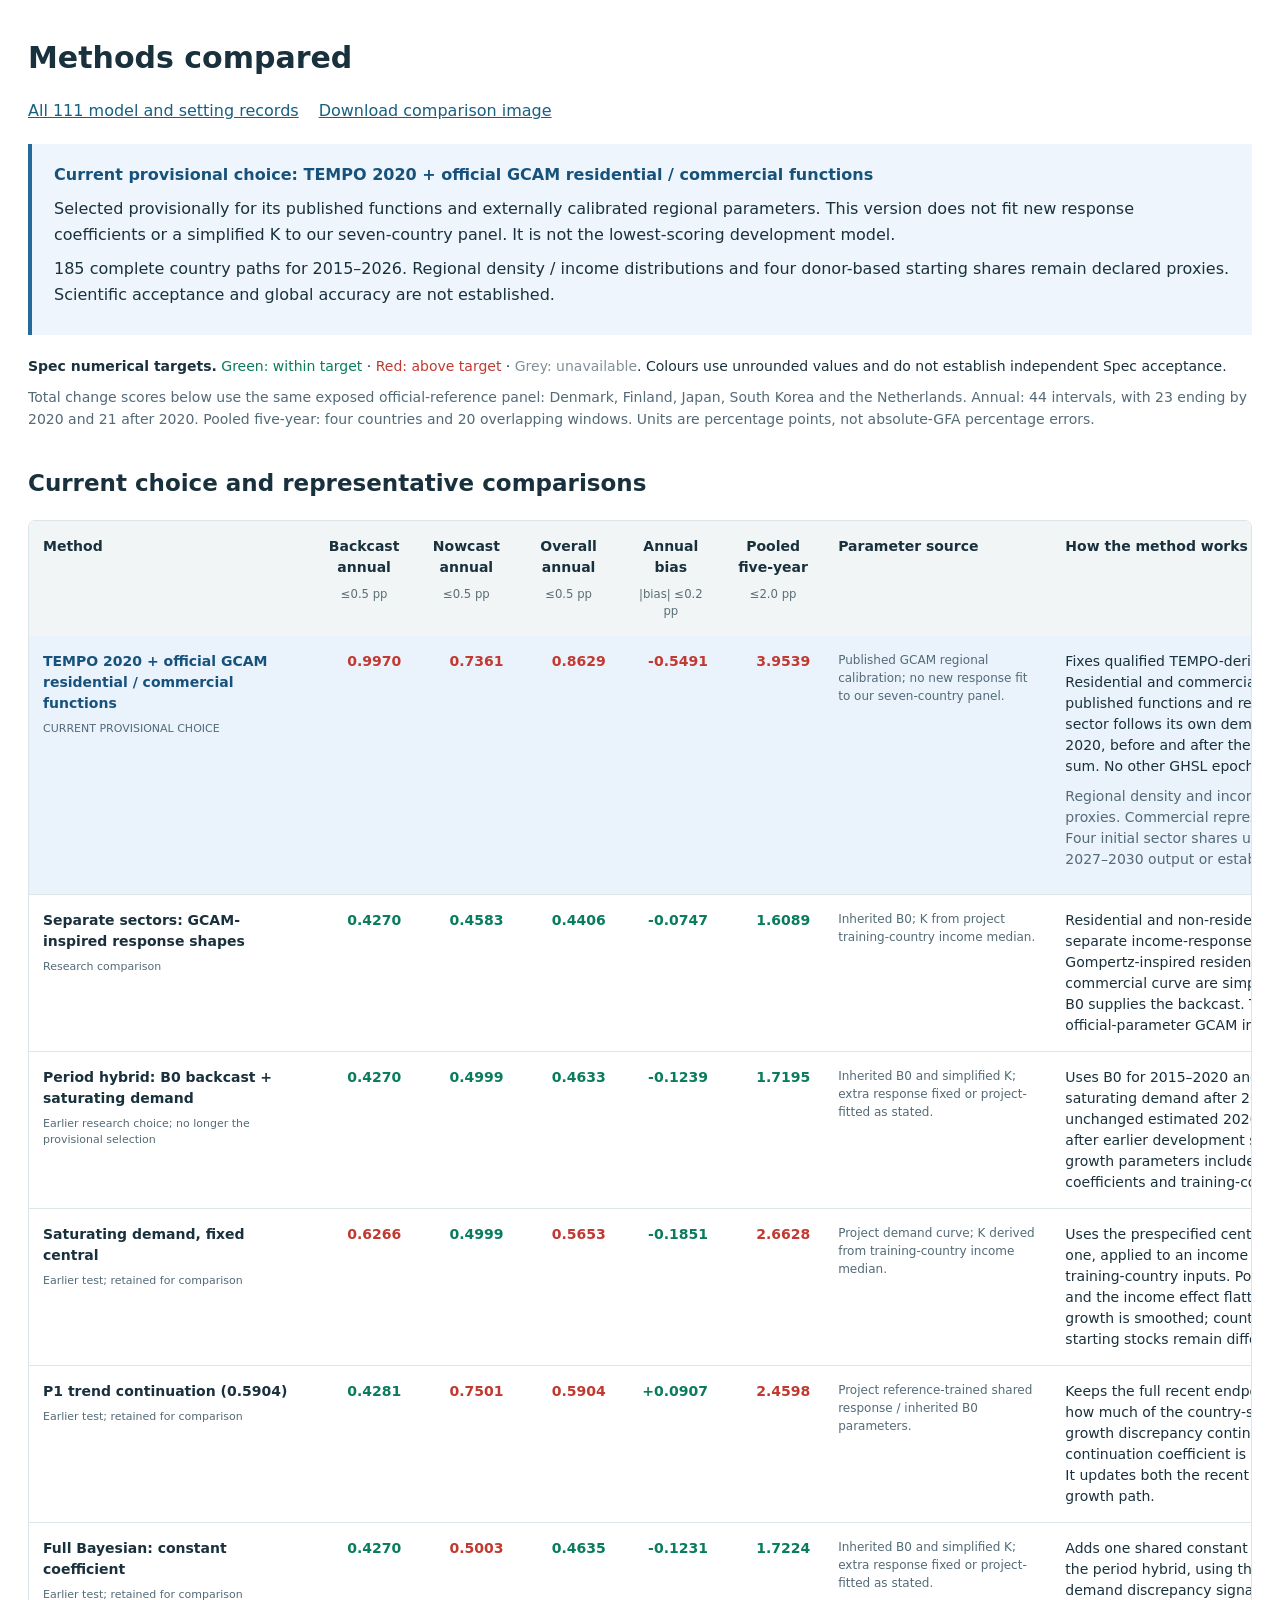
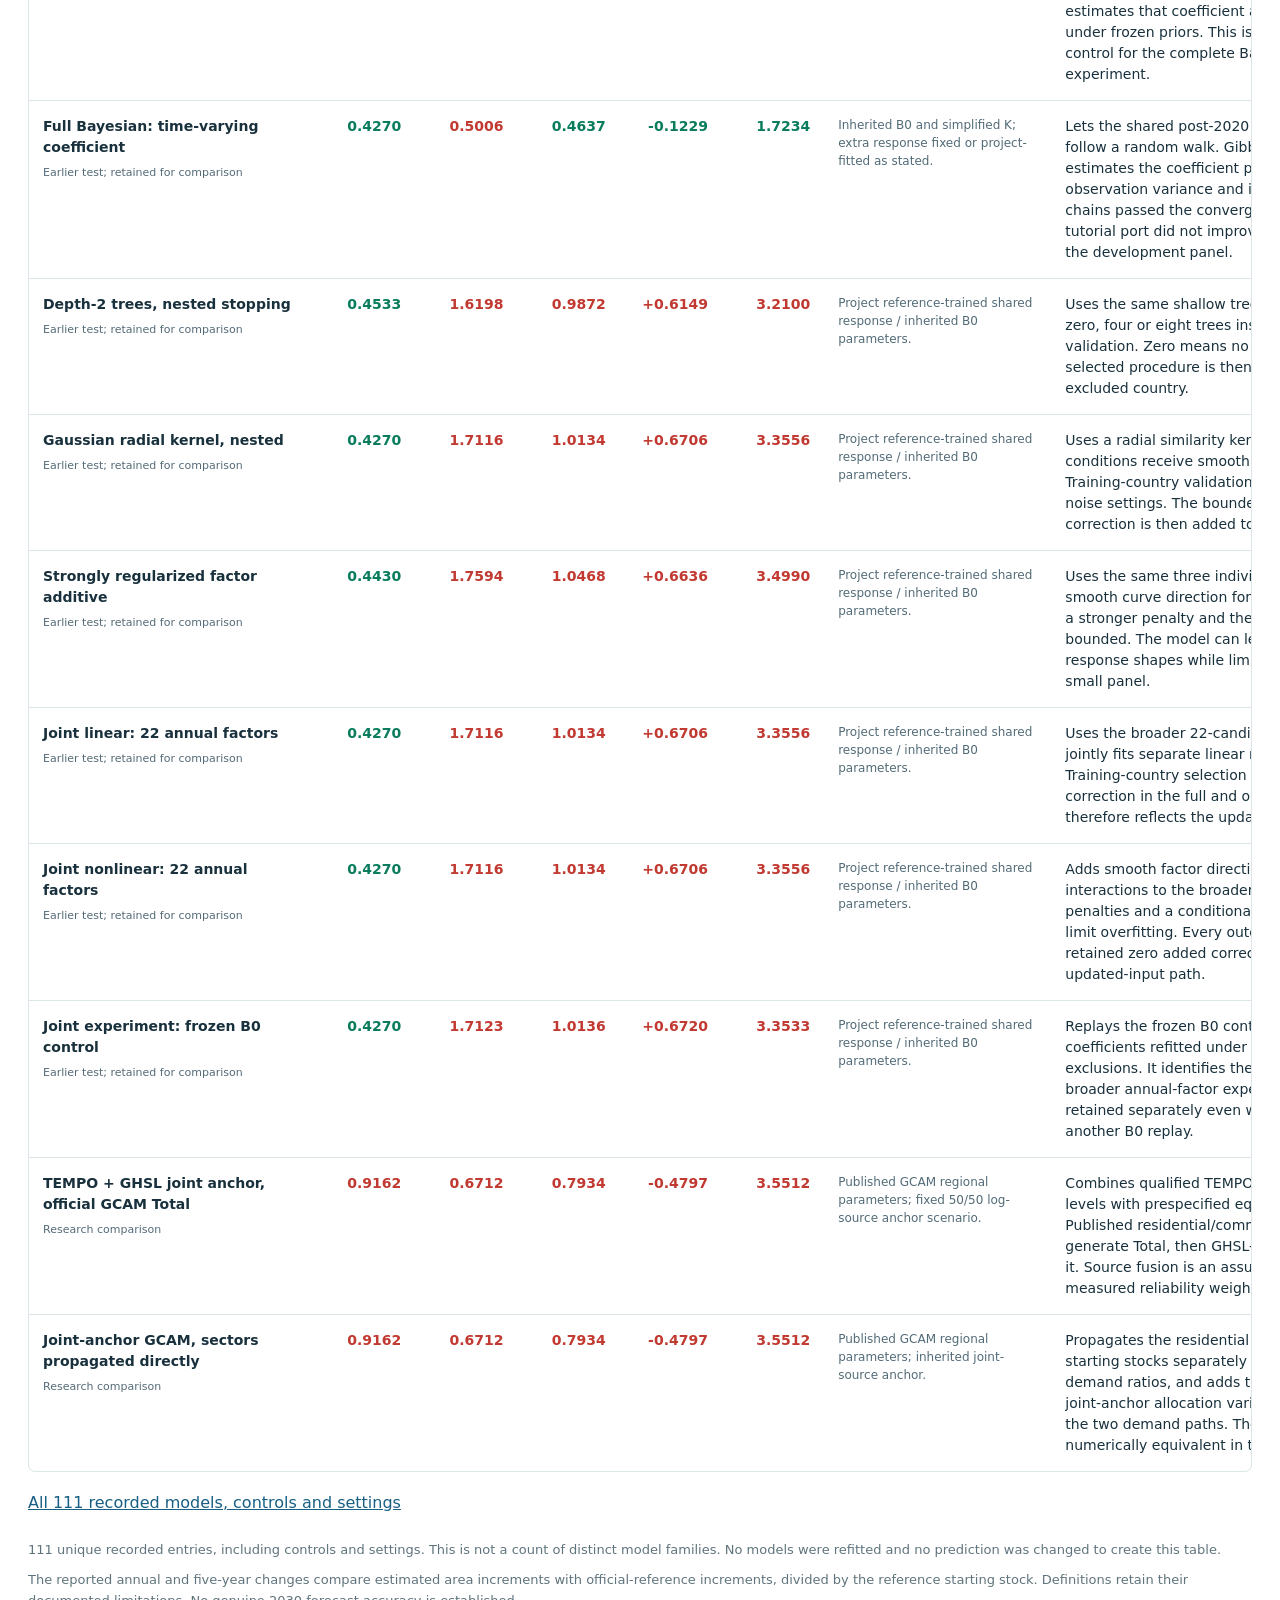
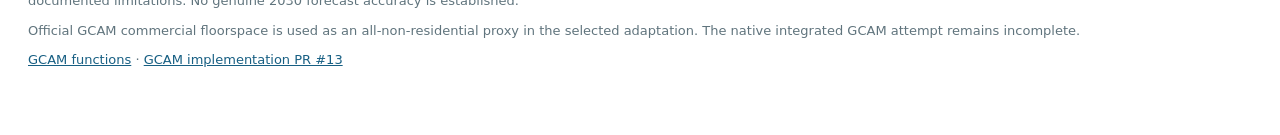
<file: methods-compared/index.html>
<!doctype html><html lang="en"><head><meta charset="utf-8"><meta name="viewport" content="width=device-width,initial-scale=1"><title>Methods compared</title><link rel="canonical" href="https://jianzbit.github.io/gfa-backcasting-atlas/methods-compared/"><style>*{box-sizing:border-box}body{margin:0;background:#fff;color:#19313d;font:16px/1.6 system-ui,-apple-system,Segoe UI,sans-serif}main{max-width:2100px;margin:auto;padding:34px 28px 55px}h1{font-size:30px;margin:0 0 16px}h2{font-size:23px;margin:34px 0 9px}p{max-width:1450px;margin:9px 0}.muted,small{color:#5b6e76}.choice{border-left:4px solid #246b9c;background:#eef5fc;padding:18px 22px;margin:20px 0}.choice strong{color:#17527d}a{color:#175f83}.wrap{overflow:auto;border:1px solid #dce5e8;border-radius:7px;margin:18px 0}table{border-collapse:collapse;width:100%;table-layout:fixed;min-width:1420px;font-size:14px;line-height:1.5}col.name{width:20%}col.num{width:7.2%}col.basis{width:16%}col.how{width:28%}th,td{padding:15px 14px;text-align:left;vertical-align:top;border-bottom:1px solid #dce5e8;overflow-wrap:anywhere}thead{background:#f1f5f6}thead th{position:sticky;top:0;z-index:2}thead small{display:block;margin-top:8px;font-weight:500}tr:last-child>*{border-bottom:0}td.num{text-align:right;font-variant-numeric:tabular-nums;white-space:nowrap;font-weight:650}th.num{text-align:center}.ok{color:#087c5c}.bad{color:#c13930}.na{color:#819097}.selected{background:#eaf3fc}.selected th{color:#17527d}.status{display:block;margin-top:7px;font-size:11px;font-weight:500;color:#536a77}.archive table{min-width:1100px;table-layout:auto}.archive th,.archive td{font-size:13px}.archive th{width:20%}details{margin-top:9px}summary{cursor:pointer;color:#175f83}.legend{font-size:14px}.legend b{font-weight:650}.section-note{font-size:14px;color:#536a77}.basis-text{font-size:12px;color:#526b77}.foot{font-size:13px;color:#60747d;margin-top:25px}.links{display:flex;gap:20px;flex-wrap:wrap}@media(max-width:700px){main{padding:23px 15px}h1{font-size:26px}}@media print{main{padding:0}table{min-width:0;font-size:9px}td,th{padding:6px}thead{display:table-header-group}tr{break-inside:avoid}.wrap{overflow:visible;border:0}.choice{break-inside:avoid}details{display:block}h2{break-after:avoid}}</style></head><body><main><h1>Methods compared</h1><p class="links"><a href="full-comparison.html">All 111 model and setting records</a><a href="comparison.png">Download comparison image</a></p><div class="choice"><strong>Current provisional choice: TEMPO 2020 + official GCAM residential / commercial functions</strong><p>Selected provisionally for its published functions and externally calibrated regional parameters. This version does not fit new response coefficients or a simplified K to our seven-country panel. It is not the lowest-scoring development model.</p><p>185 complete country paths for 2015–2026. Regional density / income distributions and four donor-based starting shares remain declared proxies. Scientific acceptance and global accuracy are not established.</p></div><p class="legend"><b>Spec numerical targets.</b> <span class="ok">Green: within target</span> · <span class="bad">Red: above target</span> · <span class="na">Grey: unavailable</span>. Colours use unrounded values and do not establish independent Spec acceptance.</p><p class="section-note">Total change scores below use the same exposed official-reference panel: Denmark, Finland, Japan, South Korea and the Netherlands. Annual: 44 intervals, with 23 ending by 2020 and 21 after 2020. Pooled five-year: four countries and 20 overlapping windows. Units are percentage points, not absolute-GFA percentage errors.</p><h2>Current choice and representative comparisons</h2><div class="wrap"><table><colgroup><col class="name"><col class="num"><col class="num"><col class="num"><col class="num"><col class="num"><col class="basis"><col class="how"></colgroup><thead><tr><th>Method</th><th class="num">Backcast annual<small>≤0.5 pp</small></th><th class="num">Nowcast annual<small>≤0.5 pp</small></th><th class="num">Overall annual<small>≤0.5 pp</small></th><th class="num">Annual bias<small>|bias| ≤0.2 pp</small></th><th class="num">Pooled five-year<small>≤2.0 pp</small></th><th>Parameter source</th><th>How the method works</th></tr></thead><tbody><tr data-model="tempo_official_gcam_stock" class="selected"><th scope="row">TEMPO 2020 + official GCAM residential / commercial functions<span class="status">CURRENT PROVISIONAL CHOICE</span></th><td class="num bad" title="0.9969816638468678">0.9970</td><td class="num bad" title="0.7360741872692402">0.7361</td><td class="num bad" title="0.8628826330648336">0.8629</td><td class="num bad" title="-0.549134904270684">-0.5491</td><td class="num bad" title="3.953901551583835">3.9539</td><td class="basis-text">Published GCAM regional calibration; no new response fit to our seven-country panel.</td><td>Fixes qualified TEMPO-derived 2020 stocks. Residential and commercial demand use the published functions and regional parameters. Each sector follows its own demand ratio relative to 2020, before and after the anchor; Total is their sum. No other GHSL epoch is forced onto the paths.<p class="section-note">Regional density and income distributions remain proxies. Commercial represents all non-residential. Four initial sector shares use donor fallbacks. No 2027–2030 output or established global accuracy.</p></td></tr><tr data-model="sector_gompertz_exponential"><th scope="row">Separate sectors: GCAM-inspired response shapes<span class="status">Research comparison</span></th><td class="num ok" title="0.42699370738247583">0.4270</td><td class="num ok" title="0.4582708984808039">0.4583</td><td class="num ok" title="0.4405523411668802">0.4406</td><td class="num ok" title="-0.07467613629594938">-0.0747</td><td class="num ok" title="1.6088964469869256">1.6089</td><td class="basis-text">Inherited B0; K from project training-country income median.</td><td>Residential and non-residential demand receive separate income-response shapes after 2020. The Gompertz-inspired residential curve and exponential commercial curve are simplified project functions. B0 supplies the backcast. This is not the later official-parameter GCAM implementation.</td></tr><tr data-model="period_hybrid"><th scope="row">Period hybrid: B0 backcast + saturating demand<span class="status">Earlier research choice; no longer the provisional selection</span></th><td class="num ok" title="0.42699370738247583">0.4270</td><td class="num ok" title="0.4998554657010015">0.4999</td><td class="num ok" title="0.4633184588492032">0.4633</td><td class="num ok" title="-0.12388193165872122">-0.1239</td><td class="num ok" title="1.7195291445456677">1.7195</td><td class="basis-text">Inherited B0 and simplified K; extra response fixed or project-fitted as stated.</td><td>Uses B0 for 2015–2020 and fixed-central simplified saturating demand after 2020, joining at the unchanged estimated 2020 stock. It was selected after earlier development scores were inspected. Its growth parameters include the project-trained B0 coefficients and training-country income K.</td></tr><tr data-model="demand_saturation_fixed"><th scope="row">Saturating demand, fixed central<span class="status">Earlier test; retained for comparison</span></th><td class="num bad" title="0.6265634765188404">0.6266</td><td class="num ok" title="0.4998554657010015">0.4999</td><td class="num bad" title="0.5653248174202022">0.5653</td><td class="num ok" title="-0.18505573038004114">-0.1851</td><td class="num bad" title="2.662752121848211">2.6628</td><td class="basis-text">Project demand curve; K derived from training-country income median.</td><td>Uses the prespecified central saturation multiplier of one, applied to an income scale computed from training-country inputs. Population scales demand and the income effect flattens gradually. Annual growth is smoothed; country inputs and 2020 starting stocks remain different.</td></tr><tr data-model="p1_beta"><th scope="row">P1 trend continuation (0.5904)<span class="status">Earlier test; retained for comparison</span></th><td class="num ok" title="0.4280956238867047">0.4281</td><td class="num bad" title="0.7501183624352309">0.7501</td><td class="num bad" title="0.5904420366748788">0.5904</td><td class="num ok" title="0.09065518734812375">+0.0907</td><td class="num bad" title="2.4597653951281324">2.4598</td><td class="basis-text">Project reference-trained shared response / inherited B0 parameters.</td><td>Keeps the full recent endpoint update and learns how much of the country-specific TEMPO-versus-B0 growth discrepancy continues after 2023. One continuation coefficient is shared across countries. It updates both the recent level and the subsequent growth path.</td></tr><tr data-model="bayesian_static"><th scope="row">Full Bayesian: constant coefficient<span class="status">Earlier test; retained for comparison</span></th><td class="num ok" title="0.42699370738247583">0.4270</td><td class="num bad" title="0.5002701890271706">0.5003</td><td class="num ok" title="0.463516926254373">0.4635</td><td class="num ok" title="-0.12313565989908333">-0.1231</td><td class="num ok" title="1.7223997910705555">1.7224</td><td class="basis-text">Inherited B0 and simplified K; extra response fixed or project-fitted as stated.</td><td>Adds one shared constant post-2020 coefficient to the period hybrid, using the inherited snapshot-demand discrepancy signal. Gibbs sampling jointly estimates that coefficient and observation variance under frozen priors. This is the constant-coefficient control for the complete Bayesian time-varying experiment.</td></tr><tr data-model="bayesian_tvp"><th scope="row">Full Bayesian: time-varying coefficient<span class="status">Earlier test; retained for comparison</span></th><td class="num ok" title="0.42699370738247583">0.4270</td><td class="num bad" title="0.5005935586242382">0.5006</td><td class="num ok" title="0.4636652146831525">0.4637</td><td class="num ok" title="-0.12288006338755526">-0.1229</td><td class="num ok" title="1.72337433579604">1.7234</td><td class="basis-text">Inherited B0 and simplified K; extra response fixed or project-fitted as stated.</td><td>Lets the shared post-2020 correction coefficient follow a random walk. Gibbs sampling jointly estimates the coefficient path, initial coefficient, observation variance and innovation variance. Four chains passed the convergence checks. This Python tutorial port did not improve the retained hybrid on the development panel.</td></tr><tr data-model="tree2_selected"><th scope="row">Depth-2 trees, nested stopping<span class="status">Earlier test; retained for comparison</span></th><td class="num ok" title="0.4532845444487806">0.4533</td><td class="num bad" title="1.6198409509469023">1.6198</td><td class="num bad" title="0.9872022698192264">0.9872</td><td class="num bad" title="0.6149316419309983">+0.6149</td><td class="num bad" title="3.2100347432238285">3.2100</td><td class="basis-text">Project reference-trained shared response / inherited B0 parameters.</td><td>Uses the same shallow tree correction but chooses zero, four or eight trees inside training-country validation. Zero means no extra correction. The selected procedure is then evaluated on the excluded country.</td></tr><tr data-model="gp_rbf_selected"><th scope="row">Gaussian radial kernel, nested<span class="status">Earlier test; retained for comparison</span></th><td class="num ok" title="0.42699370738247583">0.4270</td><td class="num bad" title="1.7115920879447575">1.7116</td><td class="num bad" title="1.0134107705523439">1.0134</td><td class="num bad" title="0.6706248634953619">+0.6706</td><td class="num bad" title="3.3556366760053633">3.3556</td><td class="basis-text">Project reference-trained shared response / inherited B0 parameters.</td><td>Uses a radial similarity kernel so nearby input conditions receive smoothly related corrections. Training-country validation selects the length and noise settings. The bounded posterior-mean correction is then added to the control growth path.</td></tr><tr data-model="factor_additive"><th scope="row">Strongly regularized factor additive<span class="status">Earlier test; retained for comparison</span></th><td class="num ok" title="0.44299635856911684">0.4430</td><td class="num bad" title="1.7594270873096989">1.7594</td><td class="num bad" title="1.046821642115707">1.0468</td><td class="num bad" title="0.6635693355671497">+0.6636</td><td class="num bad" title="3.4989654104998795">3.4990</td><td class="basis-text">Project reference-trained shared response / inherited B0 parameters.</td><td>Uses the same three individual inputs and adds one smooth curve direction for each. Curvature receives a stronger penalty and the total correction is bounded. The model can learn different factor-response shapes while limiting the freedom to fit a small panel.</td></tr><tr data-model="joint_linear_22"><th scope="row">Joint linear: 22 annual factors<span class="status">Earlier test; retained for comparison</span></th><td class="num ok" title="0.42699370738247583">0.4270</td><td class="num bad" title="1.7115920879447575">1.7116</td><td class="num bad" title="1.0134107705523439">1.0134</td><td class="num bad" title="0.6706248634953619">+0.6706</td><td class="num bad" title="3.3556366760053633">3.3556</td><td class="basis-text">Project reference-trained shared response / inherited B0 parameters.</td><td>Uses the broader 22-candidate annual input set and jointly fits separate linear residual responses. Training-country selection chose no additional fitted correction in the full and outer fits. Its score therefore reflects the updated-input control.</td></tr><tr data-model="joint_nonlinear_22"><th scope="row">Joint nonlinear: 22 annual factors<span class="status">Earlier test; retained for comparison</span></th><td class="num ok" title="0.42699370738247583">0.4270</td><td class="num bad" title="1.7115920879447575">1.7116</td><td class="num bad" title="1.0134107705523439">1.0134</td><td class="num bad" title="0.6706248634953619">+0.6706</td><td class="num bad" title="3.3556366760053633">3.3556</td><td class="basis-text">Project reference-trained shared response / inherited B0 parameters.</td><td>Adds smooth factor directions and two fixed interactions to the broader annual inputs. Strong penalties and a conditional complexity cap of four limit overfitting. Every outer and full selection retained zero added correction, preserving the updated-input path.</td></tr><tr data-model="joint_b0_control"><th scope="row">Joint experiment: frozen B0 control<span class="status">Earlier test; retained for comparison</span></th><td class="num ok" title="0.42699370738247583">0.4270</td><td class="num bad" title="1.7123144998159077">1.7123</td><td class="num bad" title="1.013570520586782">1.0136</td><td class="num bad" title="0.6720030365321757">+0.6720</td><td class="num bad" title="3.3533319189821187">3.3533</td><td class="basis-text">Project reference-trained shared response / inherited B0 parameters.</td><td>Replays the frozen B0 control with its seven shared coefficients refitted under the required country exclusions. It identifies the reference point for the broader annual-factor experiments. This control is retained separately even when scores match another B0 replay.</td></tr><tr data-model="joint_anchor_official_gcam"><th scope="row">TEMPO + GHSL joint anchor, official GCAM Total<span class="status">Research comparison</span></th><td class="num bad" title="0.9161868726771398">0.9162</td><td class="num bad" title="0.67120117589041">0.6712</td><td class="num bad" title="0.793448315420479">0.7934</td><td class="num bad" title="-0.47970058662632775">-0.4797</td><td class="num bad" title="3.551248899298764">3.5512</td><td class="basis-text">Published GCAM regional parameters; fixed 50/50 log-source anchor scenario.</td><td>Combines qualified TEMPO and GHSL 2020 source levels with prespecified equal-log weights. Published residential/commercial demand ratios generate Total, then GHSL-derived shares allocate it. Source fusion is an assumed scenario, not measured reliability weighting.</td></tr><tr data-model="gcam_sector_direct"><th scope="row">Joint-anchor GCAM, sectors propagated directly<span class="status">Research comparison</span></th><td class="num bad" title="0.9161868726771377">0.9162</td><td class="num bad" title="0.6712011758904075">0.6712</td><td class="num bad" title="0.7934483154204767">0.7934</td><td class="num bad" title="-0.4797005866263274">-0.4797</td><td class="num bad" title="3.5512488992987645">3.5512</td><td class="basis-text">Published GCAM regional parameters; inherited joint-source anchor.</td><td>Propagates the residential and non-residential starting stocks separately using the published demand ratios, and adds them to Total. Unlike the joint-anchor allocation variant, later shares follow the two demand paths. The resulting Total curve is numerically equivalent in this experiment.</td></tr></tbody></table></div><p><a href="full-comparison.html">All 111 recorded models, controls and settings</a></p><div class="foot"><p>111 unique recorded entries, including controls and settings. This is not a count of distinct model families. No models were refitted and no prediction was changed to create this table.</p><p>The reported annual and five-year changes compare estimated area increments with official-reference increments, divided by the reference starting stock. Definitions retain their documented limitations. No genuine 2030 forecast accuracy is established.</p><p>Official GCAM commercial floorspace is used as an all-non-residential proxy in the selected adaptation. The native integrated GCAM attempt remains incomplete.</p><p><a href="https://jgcri.github.io/gcam-doc/demand_energy.html#floorspace">GCAM functions</a> · <a href="https://github.com/Building-Insights-Together/indicator-1.1-existing-floorspace/pull/13">GCAM implementation PR #13</a></p></div></main></body></html>
</file>
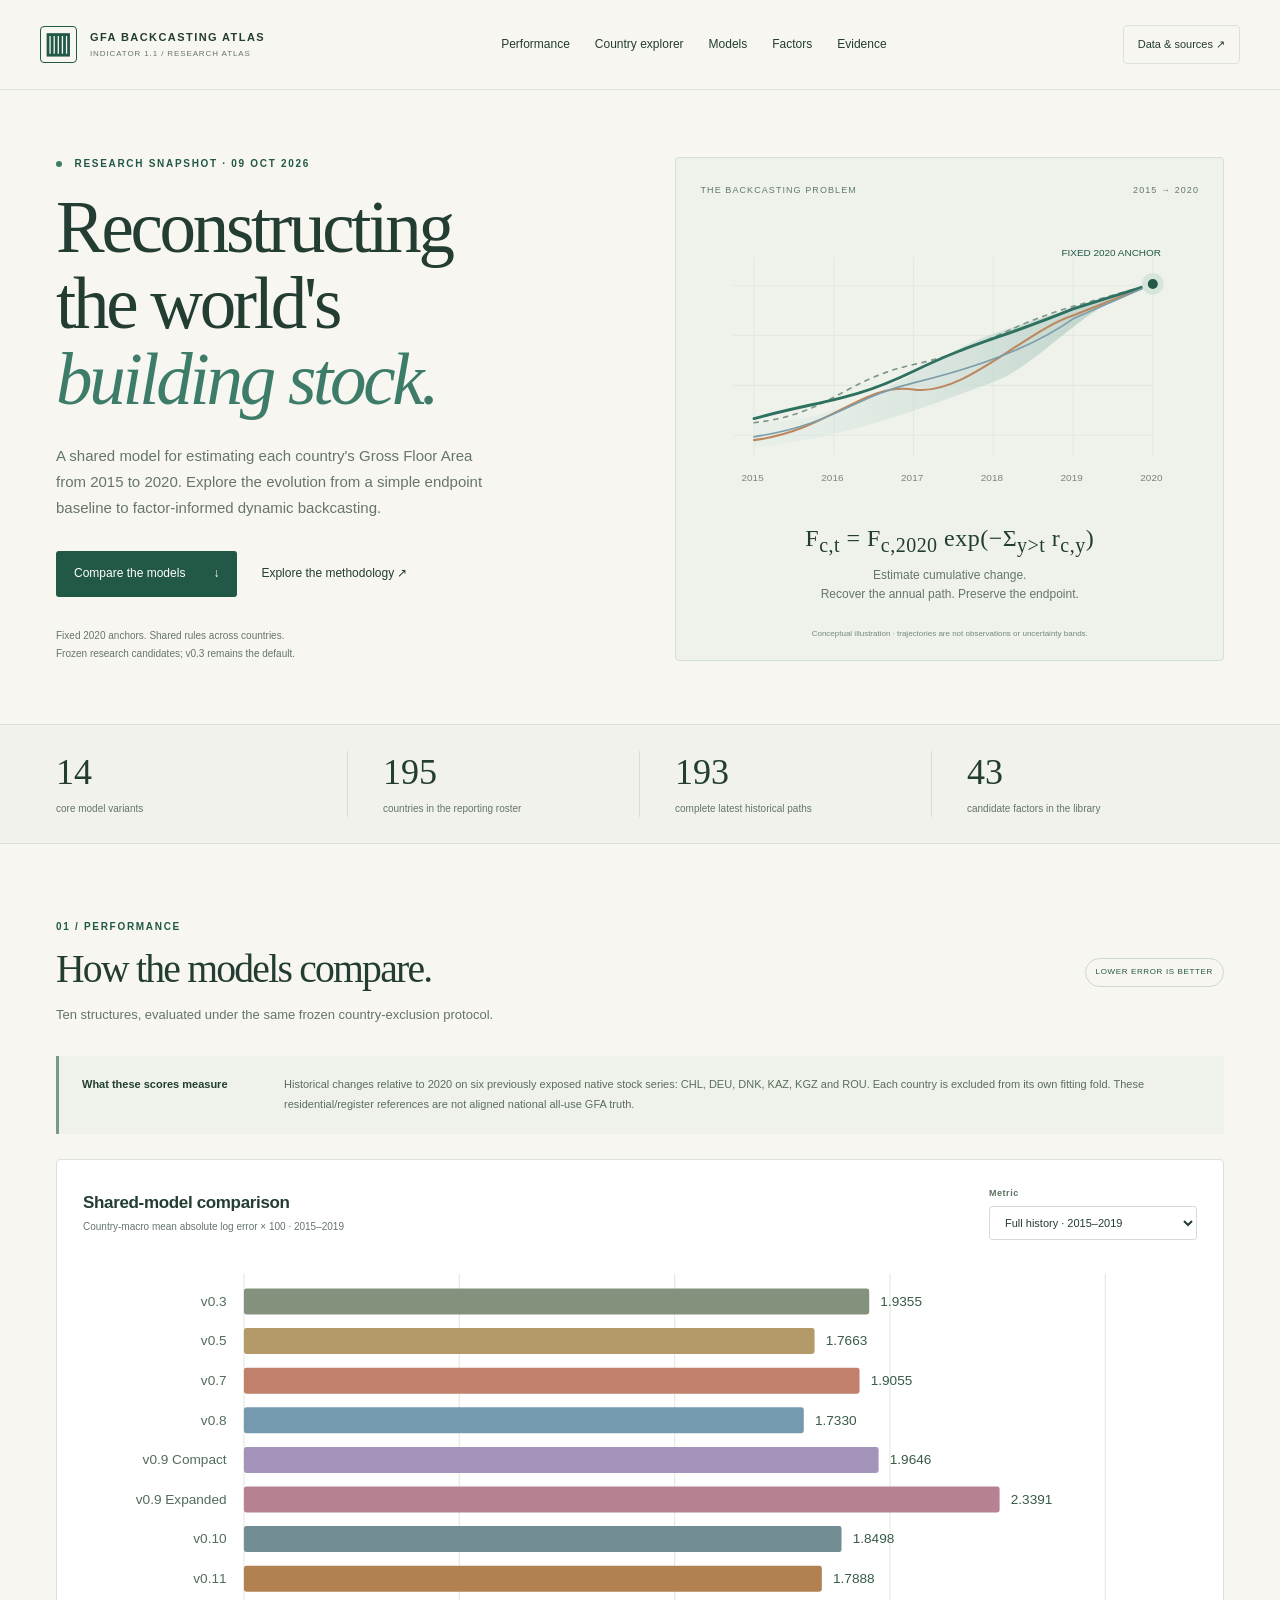
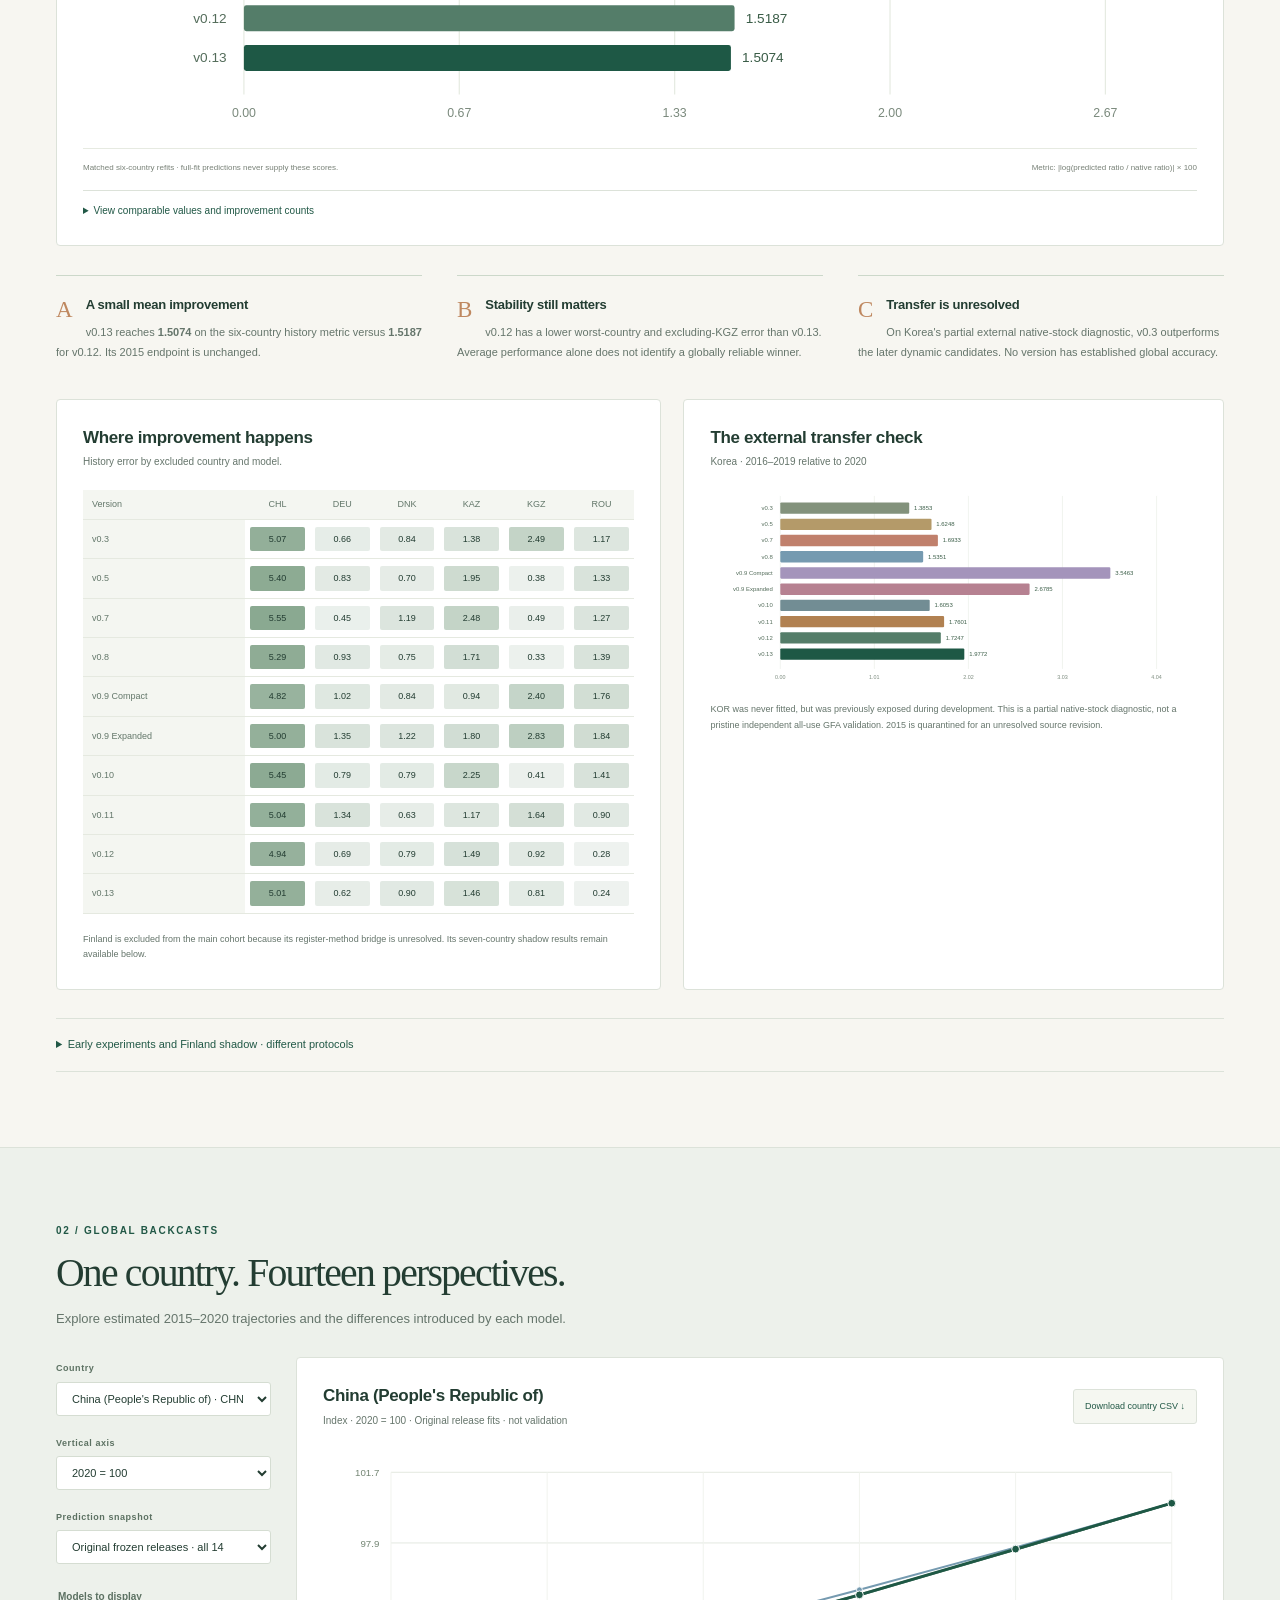
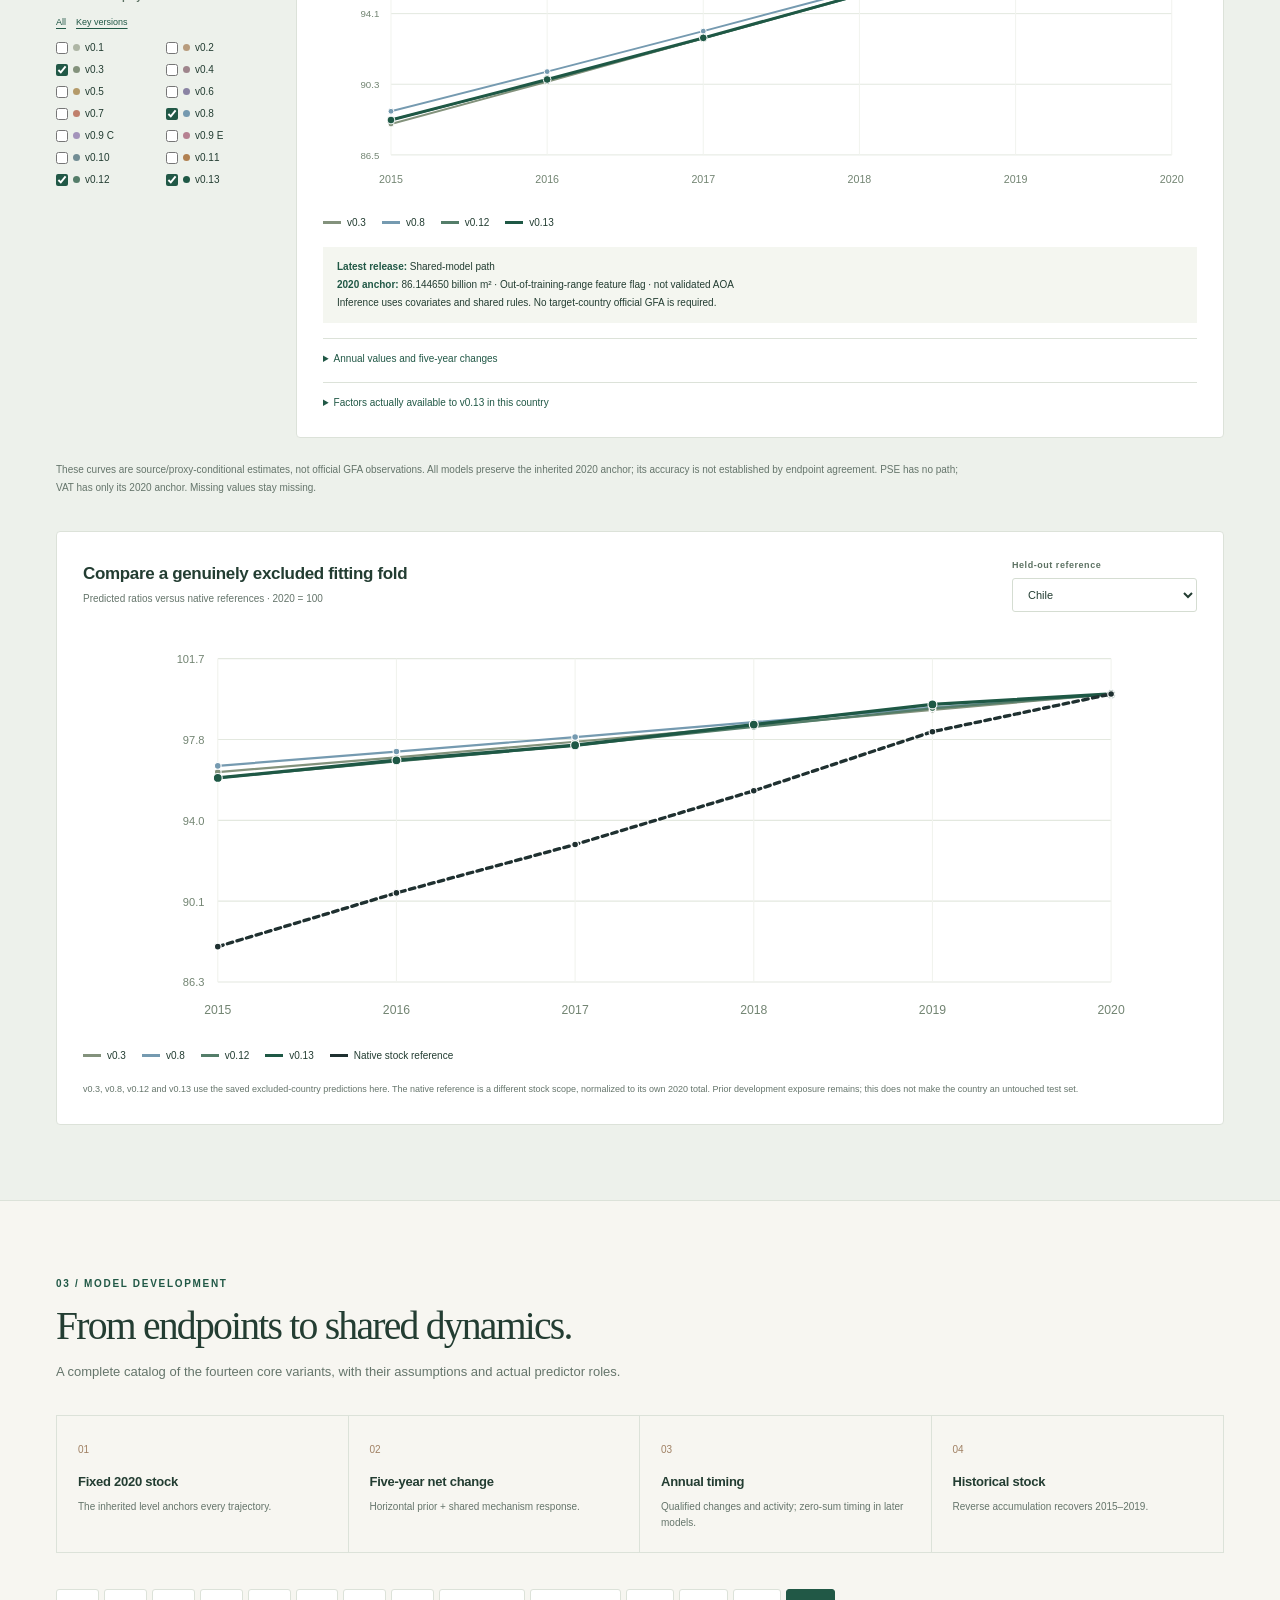
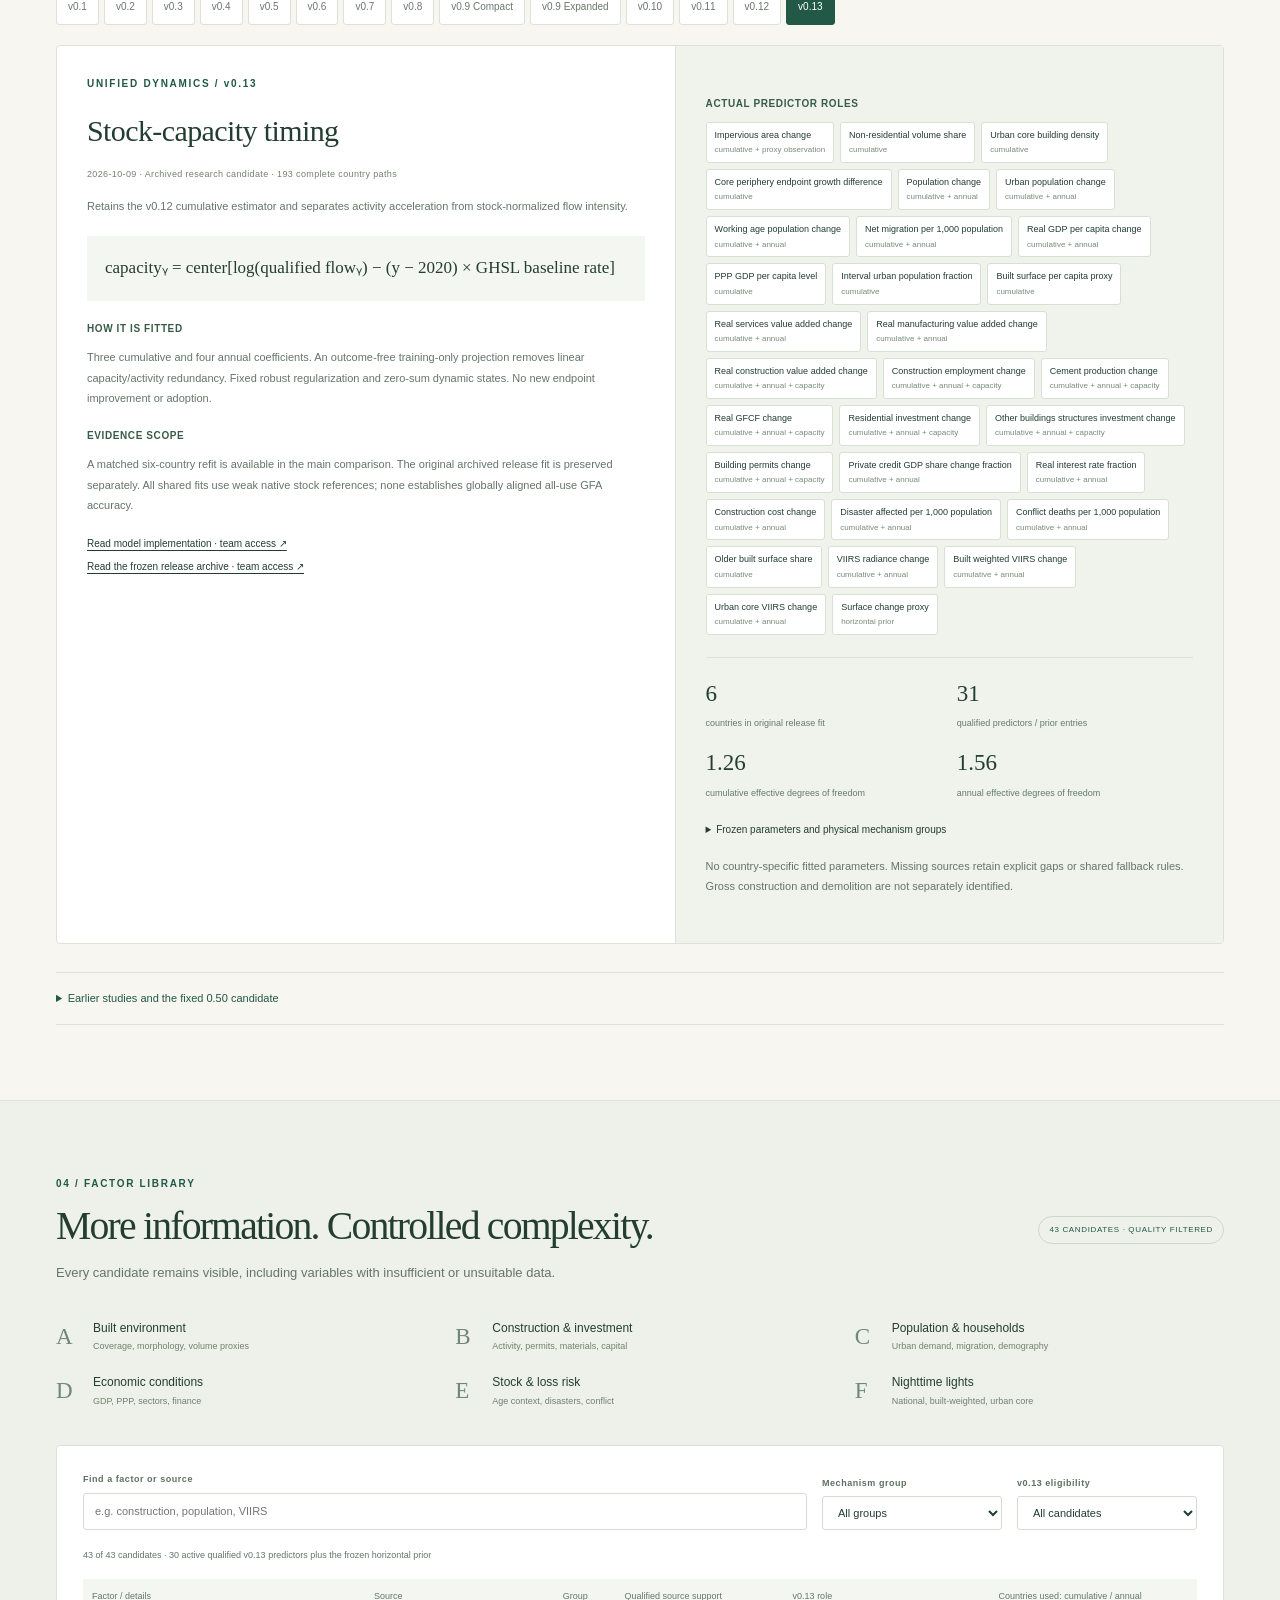
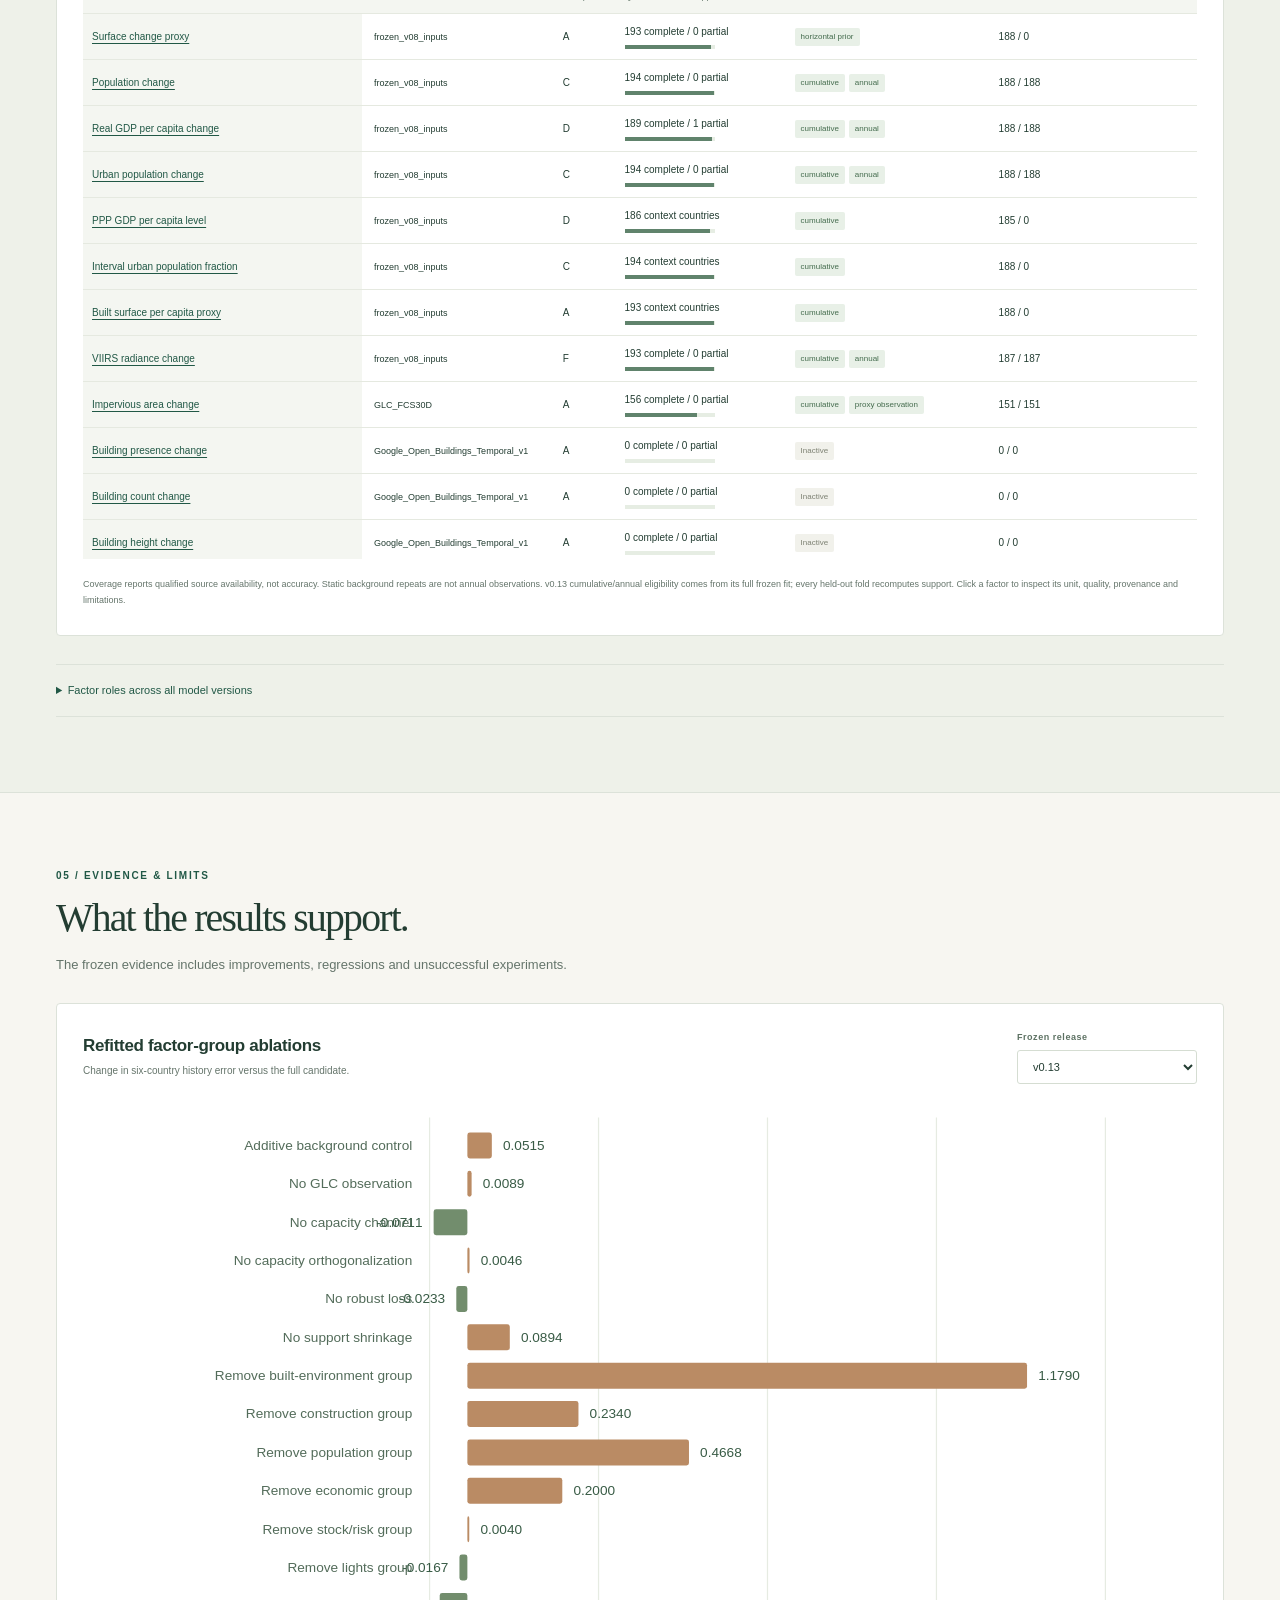
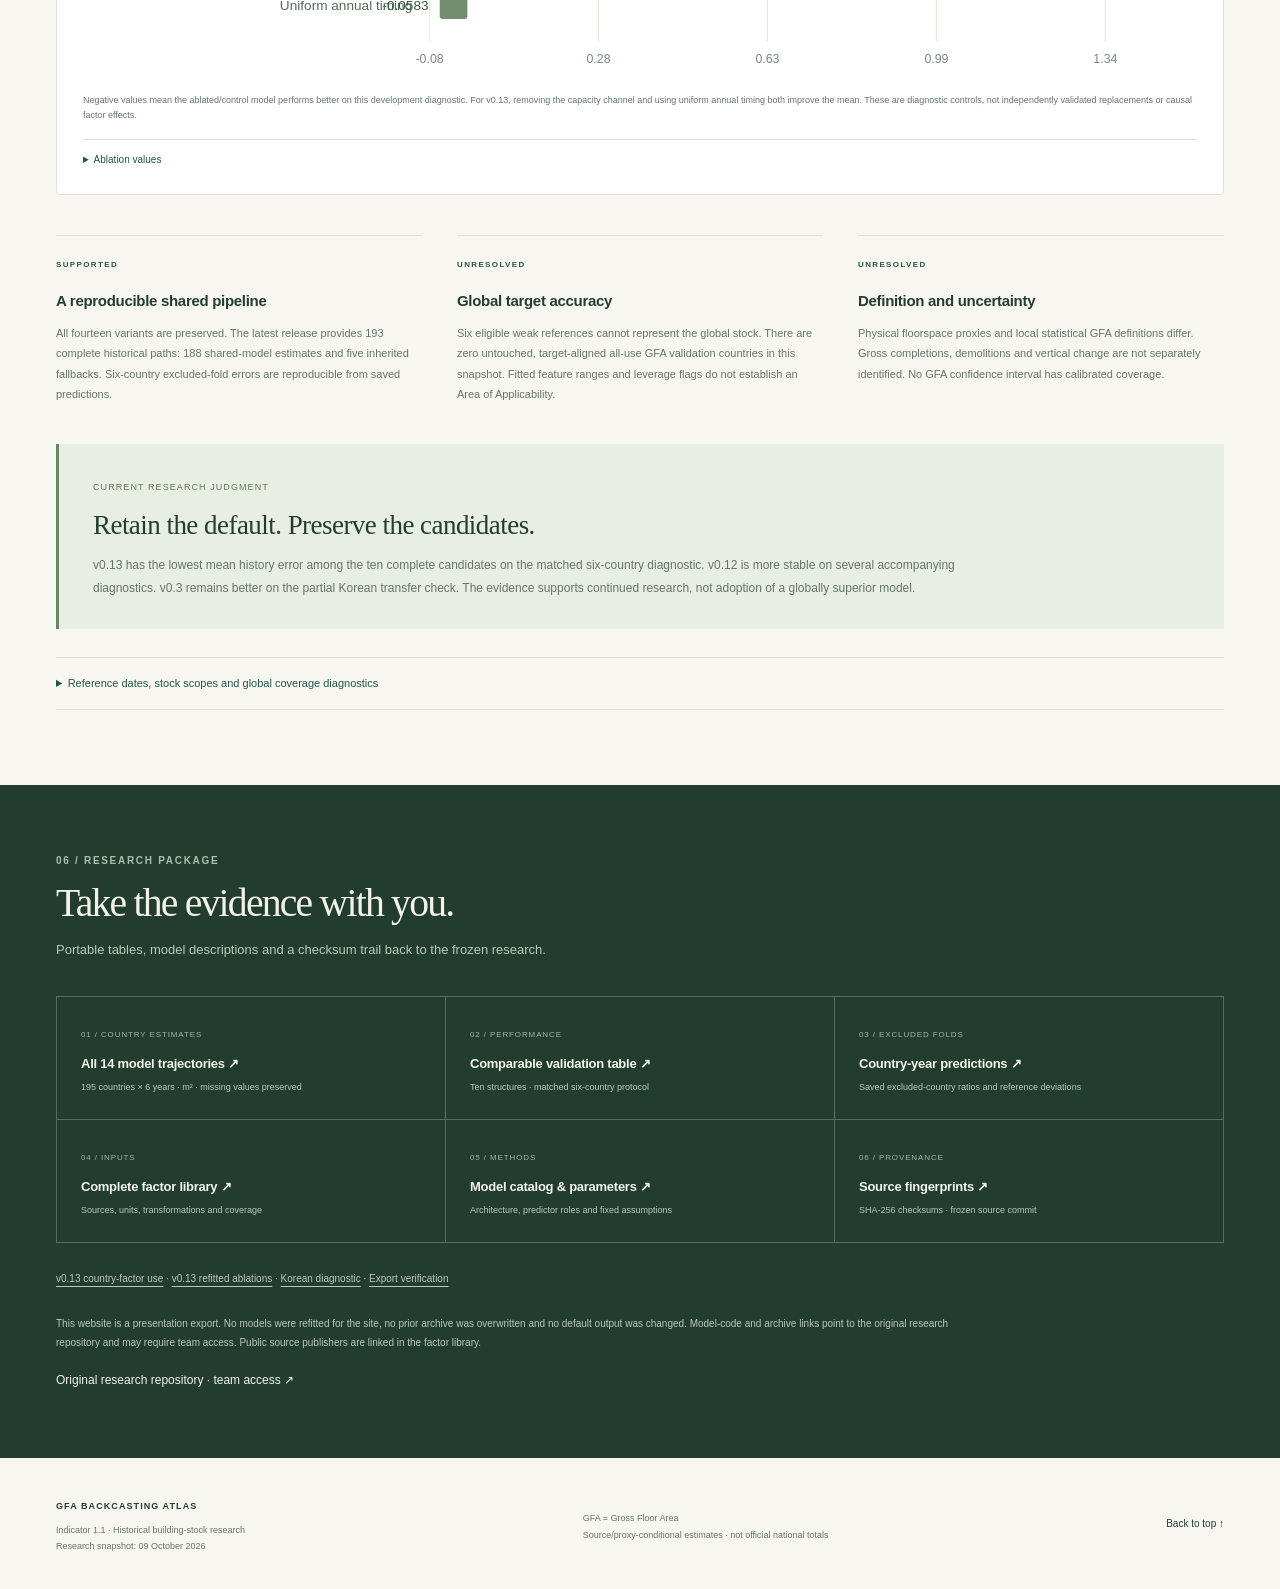
<file: history.html>
<!doctype html>
<html lang="en">
<head>
  <meta charset="utf-8">
  <meta name="viewport" content="width=device-width,initial-scale=1">
  <meta name="description" content="An interactive research atlas of 14 shared GFA backcasting models, 195-country historical trajectories, factor coverage and country-excluded development diagnostics.">
  <meta name="color-scheme" content="light">
  <title>GFA Backcasting Atlas · Indicator 1.1</title>
  <link rel="icon" href="favicon.svg" type="image/svg+xml">
  <link rel="stylesheet" href="styles.css">
  <script src="app.js" defer></script>
</head>
<body>
<a class="skip-link" href="#main">Skip to research</a>
<header class="site-header">
  <a class="brand" href="#overview"><span class="brand-mark" aria-hidden="true">▥</span><span>GFA BACKCASTING ATLAS<span class="brand-sub">INDICATOR 1.1 / RESEARCH ATLAS</span></span></a>
  <nav aria-label="Main navigation"><a href="#comparison">Performance</a><a href="#explorer">Country explorer</a><a href="#models">Models</a><a href="#factors">Factors</a><a href="#evidence">Evidence</a></nav>
  <a class="header-download" href="#downloads">Data & sources ↗</a>
</header>
<main id="main">
  <section class="hero wrap" id="overview">
    <div class="hero-copy"><div class="eyebrow"><span class="status-dot"></span> RESEARCH SNAPSHOT · 09 OCT 2026</div>
      <h1>Reconstructing<br>the world's<br><em>building stock.</em></h1>
      <p class="hero-description">A shared model for estimating each country's Gross Floor Area from 2015 to 2020. Explore the evolution from a simple endpoint baseline to factor-informed dynamic backcasting.</p>
      <div class="hero-actions"><a class="button primary" href="#comparison">Compare the models <span>↓</span></a><a class="text-link" href="#models">Explore the methodology ↗</a></div>
      <p class="hero-footnote">Fixed 2020 anchors. Shared rules across countries.<br>Frozen research candidates; v0.3 remains the default.</p>
    </div>
    <div class="hero-visual"><div class="figure-top"><span>THE BACKCASTING PROBLEM</span><span>2015 → 2020</span></div>
      <svg class="stock-illustration" viewBox="0 0 600 350" role="img" aria-label="Illustration of historical paths converging on a fixed 2020 anchor, not a data chart">
        <defs><linearGradient id="fade" x1="0" y1="0" x2="1" y2="0"><stop stop-color="#d4e6e0" stop-opacity=".2"/><stop offset="1" stop-color="#a0bfb5" stop-opacity=".7"/></linearGradient></defs>
        <g stroke="#dce7e2" stroke-width="1"><path d="M40 85H545 M40 145H545 M40 205H545 M40 265H545"/><path d="M65 50V290 M161 50V290 M257 50V290 M353 50V290 M449 50V290 M545 50V290"/></g>
        <path d="M65 250C190 252 270 172 353 143S483 104 545 83L545 83C459 107 411 180 353 201S180 269 65 280Z" fill="url(#fade)"/>
        <g fill="none" stroke-linecap="round"><path d="M65 250C155 240 174 198 257 180S364 135 449 110L545 83" stroke="#80968b" stroke-width="2" stroke-dasharray="5 7"/><path d="M65 271C157 259 197 201 257 210S390 140 449 121L545 83" stroke="#be865d" stroke-width="2.5"/><path d="M65 245C150 222 180 225 257 188S353 152 449 113L545 83" stroke="#2f7160" stroke-width="3.5"/><path d="M65 267C163 252 182 220 257 202S401 159 449 125L545 83" stroke="#7b9da9" stroke-width="2"/></g>
        <circle cx="545" cy="83" r="13" fill="#d5e4dc"/><circle cx="545" cy="83" r="6" fill="#215846"/>
        <text x="435" y="49" fill="#215846" font-size="12" font-family="sans-serif">FIXED 2020 ANCHOR</text>
        <g fill="#78857c" font-size="12" font-family="sans-serif"><text x="50" y="320">2015</text><text x="146" y="320">2016</text><text x="242" y="320">2017</text><text x="338" y="320">2018</text><text x="434" y="320">2019</text><text x="530" y="320">2020</text></g>
      </svg>
      <div class="hero-equation">F<sub>c,t</sub> = F<sub>c,2020</sub> exp(−Σ<sub>y&gt;t</sub> r<sub>c,y</sub>)</div>
      <p>Estimate cumulative change.<br>Recover the annual path. Preserve the endpoint.</p>
      <div class="figure-caption">Conceptual illustration · trajectories are not observations or uncertainty bands.</div>
    </div>
  </section>
  <div class="stats-band"><div class="wrap stats"><div><strong>14</strong><span>core model variants</span></div><div><strong>195</strong><span>countries in the reporting roster</span></div><div><strong>193</strong><span>complete latest historical paths</span></div><div><strong>43</strong><span>candidate factors in the library</span></div></div></div>

  <section class="wrap section" id="comparison">
    <div class="section-heading"><div><div class="eyebrow">01 / PERFORMANCE</div><h2>How the models compare.</h2><p>Ten structures, evaluated under the same frozen country-exclusion protocol.</p></div><div class="pill">LOWER ERROR IS BETTER</div></div>
    <div class="evidence-note"><strong>What these scores measure</strong><span>Historical changes relative to 2020 on six previously exposed native stock series: CHL, DEU, DNK, KAZ, KGZ and ROU. Each country is excluded from its own fitting fold. These residential/register references are not aligned national all-use GFA truth.</span></div>
    <div class="chart-panel"><div class="panel-heading"><div><h3>Shared-model comparison</h3><p id="metric-description">Country-macro mean absolute log error × 100 · 2015–2019</p></div><div class="control"><label for="metric">Metric</label><select id="metric"><option value="macro_history_error_x100">Full history · 2015–2019</option><option value="macro_interior_error_x100">Intermediate years · 2016–2019</option><option value="macro_endpoint_error_x100">Five-year change · 2015 endpoint</option><option value="worst_country_error_x100">Worst country</option><option value="excluding_KGZ_error_x100">History excluding KGZ</option></select></div></div>
      <div id="performance-chart" class="chart" aria-live="polite"></div>
      <div class="chart-bottom"><span>Matched six-country refits · full-fit predictions never supply these scores.</span><span>Metric: |log(predicted ratio / native ratio)| × 100</span></div>
      <details class="data-detail"><summary>View comparable values and improvement counts</summary><div id="score-table" class="table-scroll"></div></details>
    </div>
    <div class="findings-grid"><article><span class="finding-index">A</span><h3>A small mean improvement</h3><p>v0.13 reaches <strong>1.5074</strong> on the six-country history metric versus <strong>1.5187</strong> for v0.12. Its 2015 endpoint is unchanged.</p></article><article><span class="finding-index">B</span><h3>Stability still matters</h3><p>v0.12 has a lower worst-country and excluding-KGZ error than v0.13. Average performance alone does not identify a globally reliable winner.</p></article><article><span class="finding-index">C</span><h3>Transfer is unresolved</h3><p>On Korea's partial external native-stock diagnostic, v0.3 outperforms the later dynamic candidates. No version has established global accuracy.</p></article></div>
    <div class="two-panels"><div class="chart-panel"><div class="panel-heading"><div><h3>Where improvement happens</h3><p>History error by excluded country and model.</p></div></div><div id="heatmap" class="table-scroll"></div><p class="panel-note">Finland is excluded from the main cohort because its register-method bridge is unresolved. Its seven-country shadow results remain available below.</p></div>
      <div class="chart-panel"><div class="panel-heading"><div><h3>The external transfer check</h3><p>Korea · 2016–2019 relative to 2020</p></div></div><div id="external-chart" class="chart"></div><p class="panel-note">KOR was never fitted, but was previously exposed during development. This is a partial native-stock diagnostic, not a pristine independent all-use GFA validation. 2015 is quarantined for an unresolved source revision.</p></div></div>
    <details class="wide-detail"><summary>Early experiments and Finland shadow · different protocols</summary><div class="detail-content"><h3>Original seven-country diagnostics</h3><p>Original release scores retain their original date rules and seven-country fits, including Finland. v0.1 and v0.2 were not fitted shared responses; v0.4 and v0.6 have no matched-six scores. Do not combine this table with the main comparison to select a winner.</p><div id="legacy-table" class="table-scroll"></div><p>The v0.3 original history value is the algebraic summary (4 × saved intermediate error + saved endpoint error) / 5. It summarizes the existing errors; no model was refitted.</p><h3>Latest seven-country shadow comparison</h3><p>The latest six-country refits scored on those six plus Finland as an unresolved shadow. This is a separate sensitivity summary.</p><div id="shadow-table" class="table-scroll"></div></div></details>
  </section>

  <section class="section explorer-section" id="explorer"><div class="wrap"><div class="section-heading"><div><div class="eyebrow">02 / GLOBAL BACKCASTS</div><h2>One country. Fourteen perspectives.</h2><p>Explore estimated 2015–2020 trajectories and the differences introduced by each model.</p></div></div>
    <div class="explorer-grid"><aside class="explorer-controls"><div class="control"><label for="country">Country</label><select id="country"></select></div><div class="control"><label for="units">Vertical axis</label><select id="units"><option value="index">2020 = 100</option><option value="absolute">GFA · billion m²</option><option value="growth">Annual net change · %</option></select></div><div class="control"><label for="path-source">Prediction snapshot</label><select id="path-source"><option value="paths">Original frozen releases · all 14</option><option value="matched">Matched-six comparator fits · 10</option></select></div>
      <fieldset><legend>Models to display</legend><div class="selection-actions"><button id="select-all" type="button">All</button><button id="select-latest" type="button">Key versions</button></div><div id="model-toggles" class="model-toggles"></div></fieldset>
    </aside><div class="chart-panel country-panel"><div class="panel-heading"><div><h3 id="country-title">Country trajectories</h3><p id="country-subtitle">Full fitted model outputs · not validation</p></div><button id="download-country" class="small-button" type="button">Download country CSV ↓</button></div><div id="country-chart" class="chart"></div><div id="country-legend" class="legend"></div><div id="country-status" class="country-status" aria-live="polite"></div><details class="data-detail"><summary>Annual values and five-year changes</summary><div id="country-table" class="table-scroll"></div></details><details class="data-detail"><summary>Factors actually available to v0.13 in this country</summary><div id="country-factors" class="table-scroll"></div></details></div></div>
    <p class="section-note">These curves are source/proxy-conditional estimates, not official GFA observations. All models preserve the inherited 2020 anchor; its accuracy is not established by endpoint agreement. PSE has no path; VAT has only its 2020 anchor. Missing values stay missing.</p>
    <div class="chart-panel held-panel"><div class="panel-heading"><div><h3>Compare a genuinely excluded fitting fold</h3><p>Predicted ratios versus native references · 2020 = 100</p></div><div class="control"><label for="held-country">Held-out reference</label><select id="held-country"><option value="CHL">Chile</option><option value="DEU">Germany</option><option value="DNK">Denmark</option><option value="KAZ">Kazakhstan</option><option value="KGZ">Kyrgyzstan</option><option value="ROU">Romania</option><option value="FIN">Finland · unresolved shadow</option></select></div></div><div id="held-chart" class="chart"></div><div id="held-legend" class="legend"></div><p class="panel-note">v0.3, v0.8, v0.12 and v0.13 use the saved excluded-country predictions here. The native reference is a different stock scope, normalized to its own 2020 total. Prior development exposure remains; this does not make the country an untouched test set.</p></div>
  </div></section>

  <section class="wrap section" id="models"><div class="section-heading"><div><div class="eyebrow">03 / MODEL DEVELOPMENT</div><h2>From endpoints to shared dynamics.</h2><p>A complete catalog of the fourteen core variants, with their assumptions and actual predictor roles.</p></div></div>
    <div class="architecture"><div><span>01</span><h3>Fixed 2020 stock</h3><p>The inherited level anchors every trajectory.</p></div><div><span>02</span><h3>Five-year net change</h3><p>Horizontal prior + shared mechanism response.</p></div><div><span>03</span><h3>Annual timing</h3><p>Qualified changes and activity; zero-sum timing in later models.</p></div><div><span>04</span><h3>Historical stock</h3><p>Reverse accumulation recovers 2015–2019.</p></div></div>
    <div id="model-timeline" class="model-timeline" role="group" aria-label="Select a model version"></div>
    <article id="model-detail" class="model-detail" aria-live="polite"></article>
    <details class="wide-detail"><summary>Earlier studies and the fixed 0.50 candidate</summary><div class="detail-content"><p>The pre-core studies examined reference quality, relative trends, country transfer, spatial inputs and hierarchical candidates. The frozen trend weight 0.50 is a separate early sensitivity candidate; it is not model v0.5. These studies and negative results remain in the source archive.</p><div id="precursor-links" class="precursor-links"></div></div></details>
  </section>

  <section class="section factor-section" id="factors"><div class="wrap"><div class="section-heading"><div><div class="eyebrow">04 / FACTOR LIBRARY</div><h2>More information. Controlled complexity.</h2><p>Every candidate remains visible, including variables with insufficient or unsuitable data.</p></div><div class="pill">43 CANDIDATES · QUALITY FILTERED</div></div>
    <div class="factor-groups"><div><b>A</b><span>Built environment</span><small>Coverage, morphology, volume proxies</small></div><div><b>B</b><span>Construction & investment</span><small>Activity, permits, materials, capital</small></div><div><b>C</b><span>Population & households</span><small>Urban demand, migration, demography</small></div><div><b>D</b><span>Economic conditions</span><small>GDP, PPP, sectors, finance</small></div><div><b>E</b><span>Stock & loss risk</span><small>Age context, disasters, conflict</small></div><div><b>F</b><span>Nighttime lights</span><small>National, built-weighted, urban core</small></div></div>
    <div class="chart-panel"><div class="filter-row"><div class="control grow"><label for="factor-search">Find a factor or source</label><input id="factor-search" type="search" placeholder="e.g. construction, population, VIIRS"></div><div class="control"><label for="factor-group">Mechanism group</label><select id="factor-group"><option value="all">All groups</option><option value="A">A · Built environment</option><option value="B">B · Construction</option><option value="C">C · Population</option><option value="D">D · Economic</option><option value="E">E · Stock & risk</option><option value="F">F · Lights</option></select></div><div class="control"><label for="factor-usage">v0.13 eligibility</label><select id="factor-usage"><option value="all">All candidates</option><option value="active">Active qualified predictors</option><option value="inactive">Inactive / prior only</option></select></div></div>
      <p class="panel-note" id="factor-count"></p><div id="factor-table" class="table-scroll factor-table"></div><p class="panel-note">Coverage reports qualified source availability, not accuracy. Static background repeats are not annual observations. v0.13 cumulative/annual eligibility comes from its full frozen fit; every held-out fold recomputes support. Click a factor to inspect its unit, quality, provenance and limitations.</p>
    </div>
    <details class="wide-detail"><summary>Factor roles across all model versions</summary><div class="detail-content"><p>Roles are read from each frozen fitted specification. An empty cell means the candidate is not active in that release. The GHSL horizontal prior is preserved separately; the 43 library entries are not 43 independent sources.</p><div id="factor-matrix" class="table-scroll"></div></div></details>
  </div></section>

  <section class="wrap section" id="evidence"><div class="section-heading"><div><div class="eyebrow">05 / EVIDENCE & LIMITS</div><h2>What the results support.</h2><p>The frozen evidence includes improvements, regressions and unsuccessful experiments.</p></div></div>
    <div class="chart-panel"><div class="panel-heading"><div><h3>Refitted factor-group ablations</h3><p>Change in six-country history error versus the full candidate.</p></div><div class="control"><label for="ablation-version">Frozen release</label><select id="ablation-version"><option value="v13">v0.13</option><option value="v12">v0.12</option><option value="v11">v0.11</option><option value="v10">v0.10</option></select></div></div><div id="ablation-chart" class="chart"></div><p class="panel-note">Negative values mean the ablated/control model performs better on this development diagnostic. For v0.13, removing the capacity channel and using uniform annual timing both improve the mean. These are diagnostic controls, not independently validated replacements or causal factor effects.</p><details class="data-detail"><summary>Ablation values</summary><div id="ablation-table" class="table-scroll"></div></details></div>
    <div class="evidence-grid"><article><div class="eyebrow">SUPPORTED</div><h3>A reproducible shared pipeline</h3><p>All fourteen variants are preserved. The latest release provides 193 complete historical paths: 188 shared-model estimates and five inherited fallbacks. Six-country excluded-fold errors are reproducible from saved predictions.</p></article><article><div class="eyebrow">UNRESOLVED</div><h3>Global target accuracy</h3><p>Six eligible weak references cannot represent the global stock. There are zero untouched, target-aligned all-use GFA validation countries in this snapshot. Fitted feature ranges and leverage flags do not establish an Area of Applicability.</p></article><article><div class="eyebrow">UNRESOLVED</div><h3>Definition and uncertainty</h3><p>Physical floorspace proxies and local statistical GFA definitions differ. Gross completions, demolitions and vertical change are not separately identified. No GFA confidence interval has calibrated coverage.</p></article></div>
    <div class="decision"><span class="decision-label">CURRENT RESEARCH JUDGMENT</span><h3>Retain the default. Preserve the candidates.</h3><p>v0.13 has the lowest mean history error among the ten complete candidates on the matched six-country diagnostic. v0.12 is more stable on several accompanying diagnostics. v0.3 remains better on the partial Korean transfer check. The evidence supports continued research, not adoption of a globally superior model.</p></div>
    <details class="wide-detail"><summary>Reference dates, stock scopes and global coverage diagnostics</summary><div class="detail-content"><h3>Reference handling fixed before scoring</h3><p>Denmark's 1 January stock for year y+1 approximates the preceding 31 December. The date rule was fixed from source metadata, not selected for performance. Finland's register/classification bridge remains unresolved and excludes it from fitting. Korean 2015 is quarantined for incompatible source revisions.</p><div id="label-table" class="table-scroll"></div><h3>Global coverage</h3><p>Five fallback countries: ERI, LIE, PRK, SSD and YEM. PSE remains missing and VAT retains only 2020. 182 countries have at least one out-of-training-range feature flag; this is a predictor diagnostic, not validated AOA. In v0.13, 46 cumulative and 103 annual transfer corrections are attenuated by the shared support rule. No release demonstrates global interval coverage.</p></div></details>
  </section>

  <section class="downloads-section" id="downloads"><div class="wrap"><div class="section-heading"><div><div class="eyebrow">06 / RESEARCH PACKAGE</div><h2>Take the evidence with you.</h2><p>Portable tables, model descriptions and a checksum trail back to the frozen research.</p></div></div><div class="download-grid"><a href="downloads/all-model-country-gfa.csv" download><span>01 / COUNTRY ESTIMATES</span><h3>All 14 model trajectories ↗</h3><p>195 countries × 6 years · m² · missing values preserved</p></a><a href="downloads/matched-validation.csv" download><span>02 / PERFORMANCE</span><h3>Comparable validation table ↗</h3><p>Ten structures · matched six-country protocol</p></a><a href="downloads/held-country-year-errors.csv" download><span>03 / EXCLUDED FOLDS</span><h3>Country-year predictions ↗</h3><p>Saved excluded-country ratios and reference deviations</p></a><a href="downloads/factor-library.csv" download><span>04 / INPUTS</span><h3>Complete factor library ↗</h3><p>Sources, units, transformations and coverage</p></a><a href="downloads/model-methods.json" download><span>05 / METHODS</span><h3>Model catalog & parameters ↗</h3><p>Architecture, predictor roles and fixed assumptions</p></a><a href="downloads/source-manifest.json" download><span>06 / PROVENANCE</span><h3>Source fingerprints ↗</h3><p>SHA-256 checksums · frozen source commit</p></a></div><p class="download-extras"><a href="downloads/v13-factor-use.csv" download>v0.13 country-factor use</a> · <a href="downloads/v13-ablations.csv" download>v0.13 refitted ablations</a> · <a href="downloads/external-korea.csv" download>Korean diagnostic</a> · <a href="downloads/export-verification.json">Export verification</a></p><p class="package-note">This website is a presentation export. No models were refitted for the site, no prior archive was overwritten and no default output was changed. Model-code and archive links point to the original research repository and may require team access. Public source publishers are linked in the factor library.</p><a id="source-repo" class="text-link" href="https://github.com/Building-Insights-Together/indicator-1.1-existing-floorspace">Original research repository · team access ↗</a></div></section>
</main>
<footer class="wrap"><div><strong>GFA BACKCASTING ATLAS</strong><p>Indicator 1.1 · Historical building-stock research<br>Research snapshot: 09 October 2026</p></div><p>GFA = Gross Floor Area<br>Source/proxy-conditional estimates · not official national totals</p><a href="#overview">Back to top ↑</a></footer>
<div id="load-status" class="load-status" role="status">Loading frozen research…</div>
<dialog id="factor-dialog"><button id="close-factor" class="dialog-close" aria-label="Close factor details">×</button><div id="factor-detail"></div></dialog>
<noscript><p class="wrap">Enable JavaScript to explore the charts. The downloadable research tables remain available.</p></noscript>
</body></html>
</file>
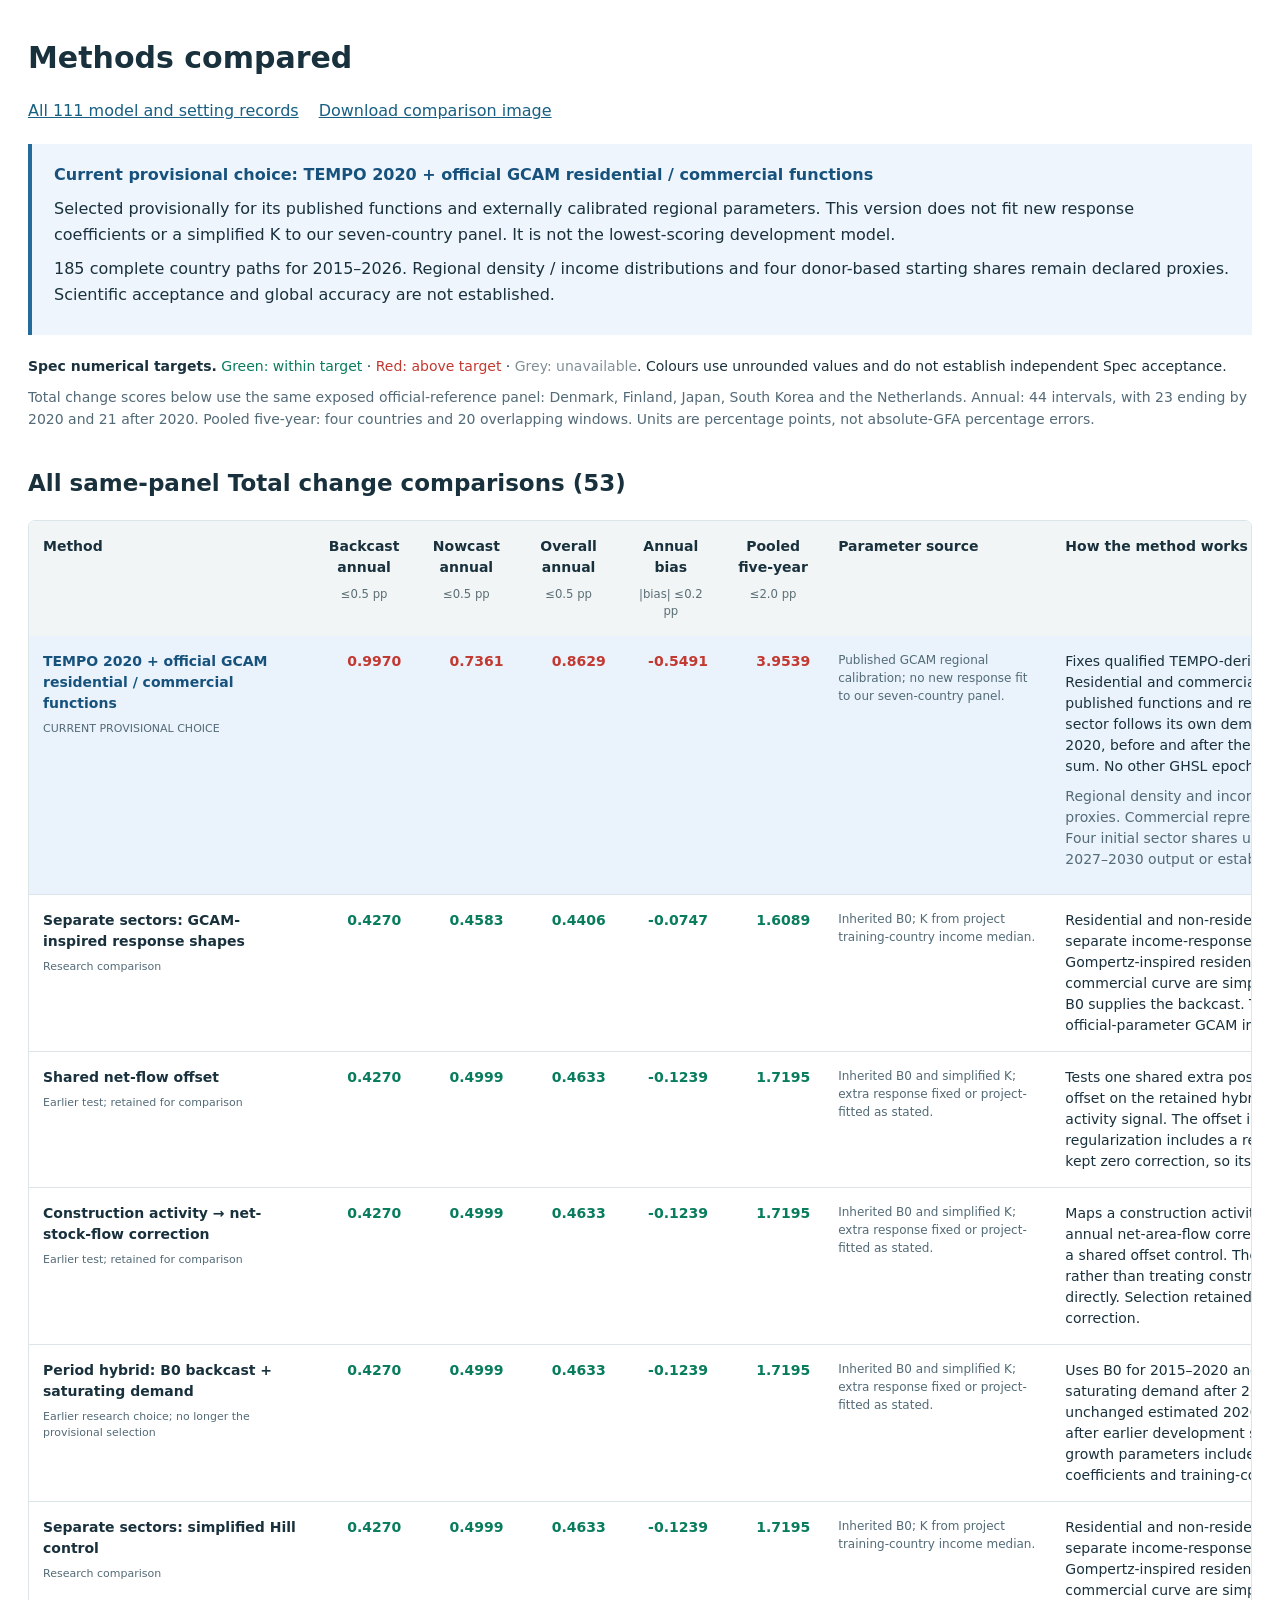
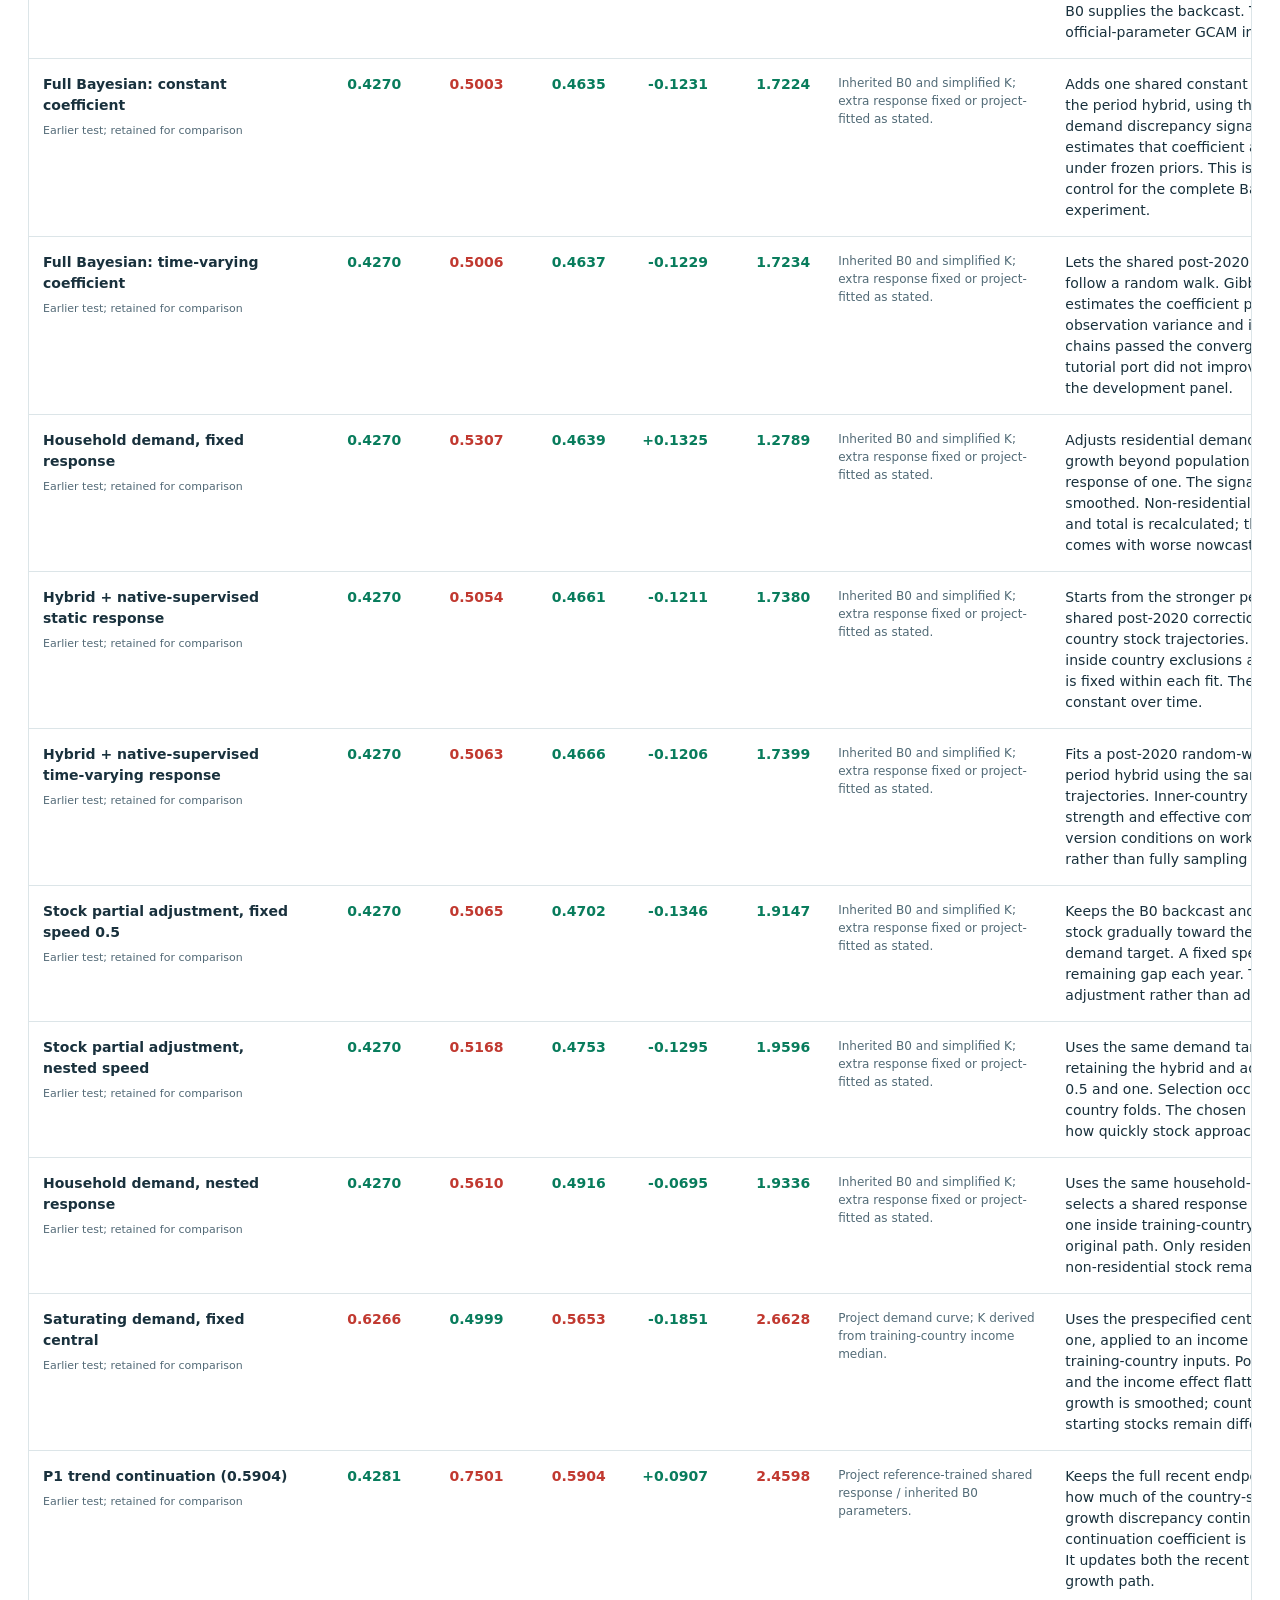
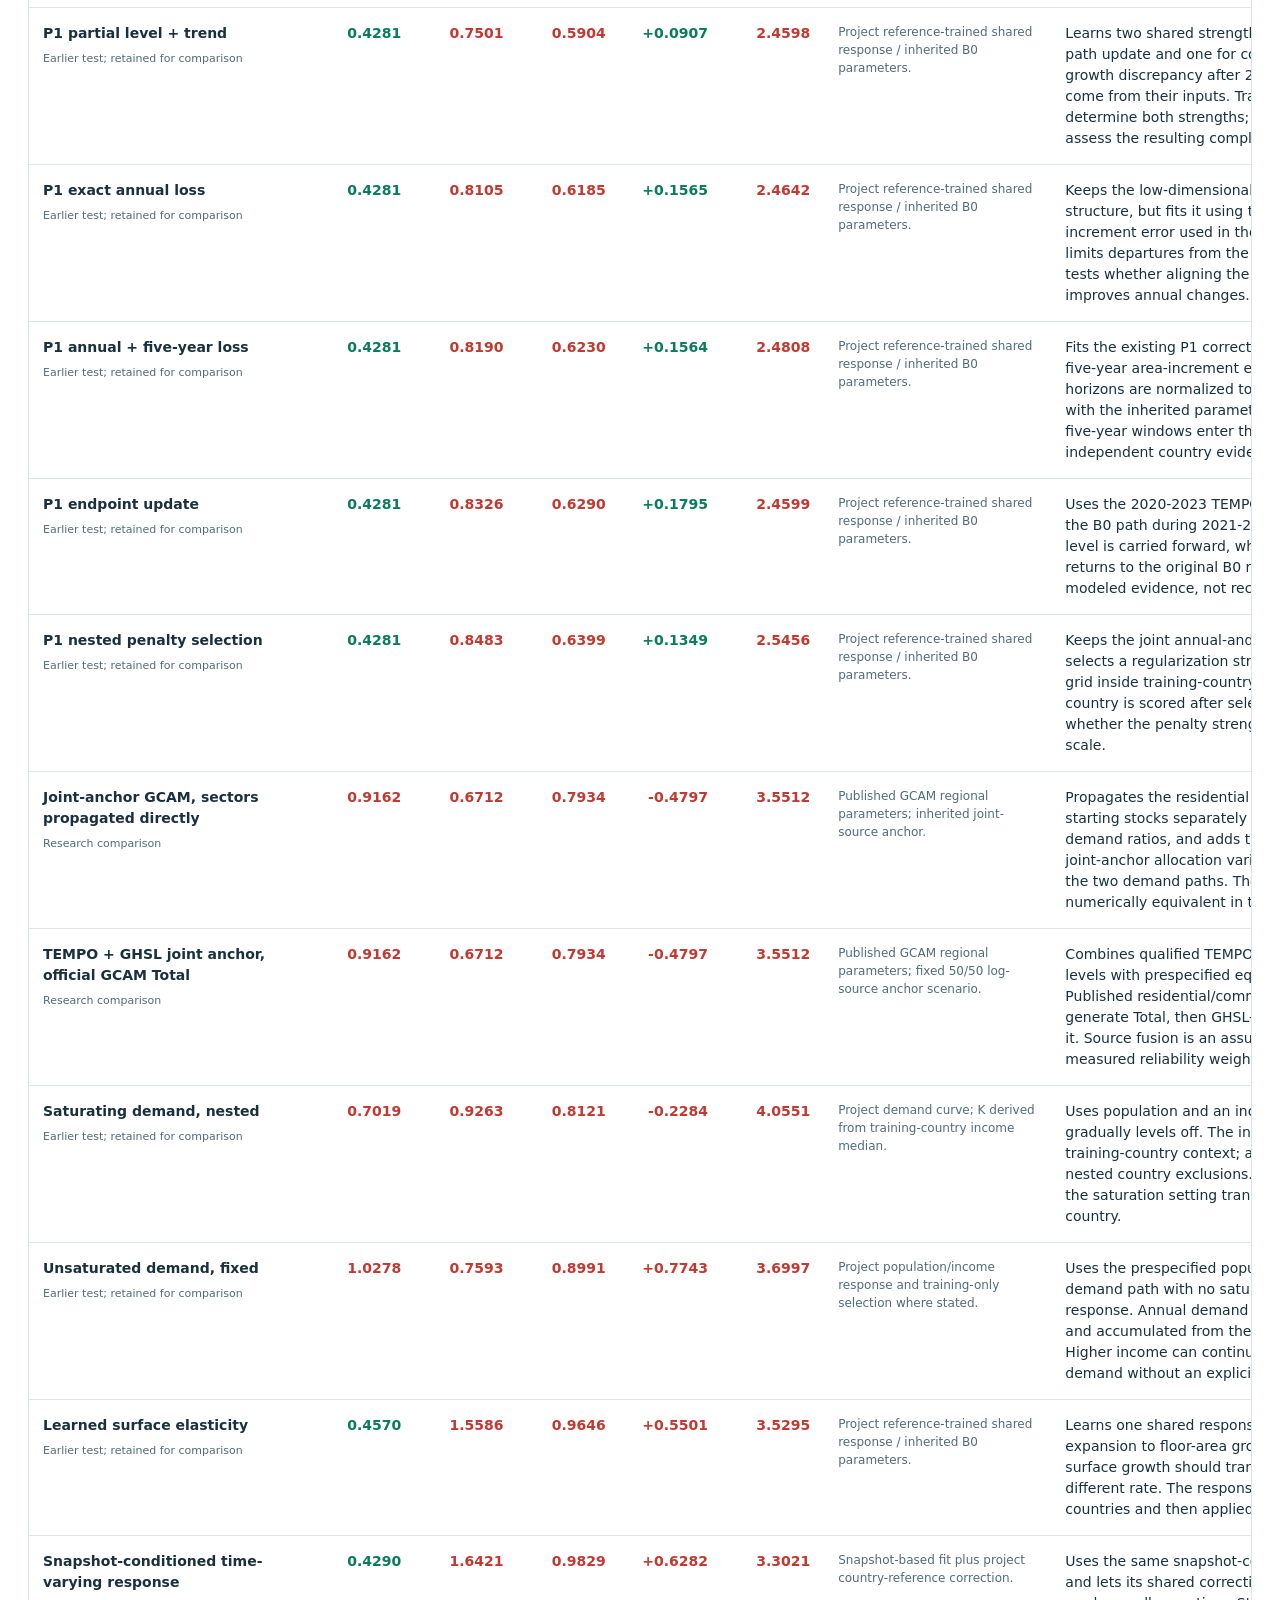
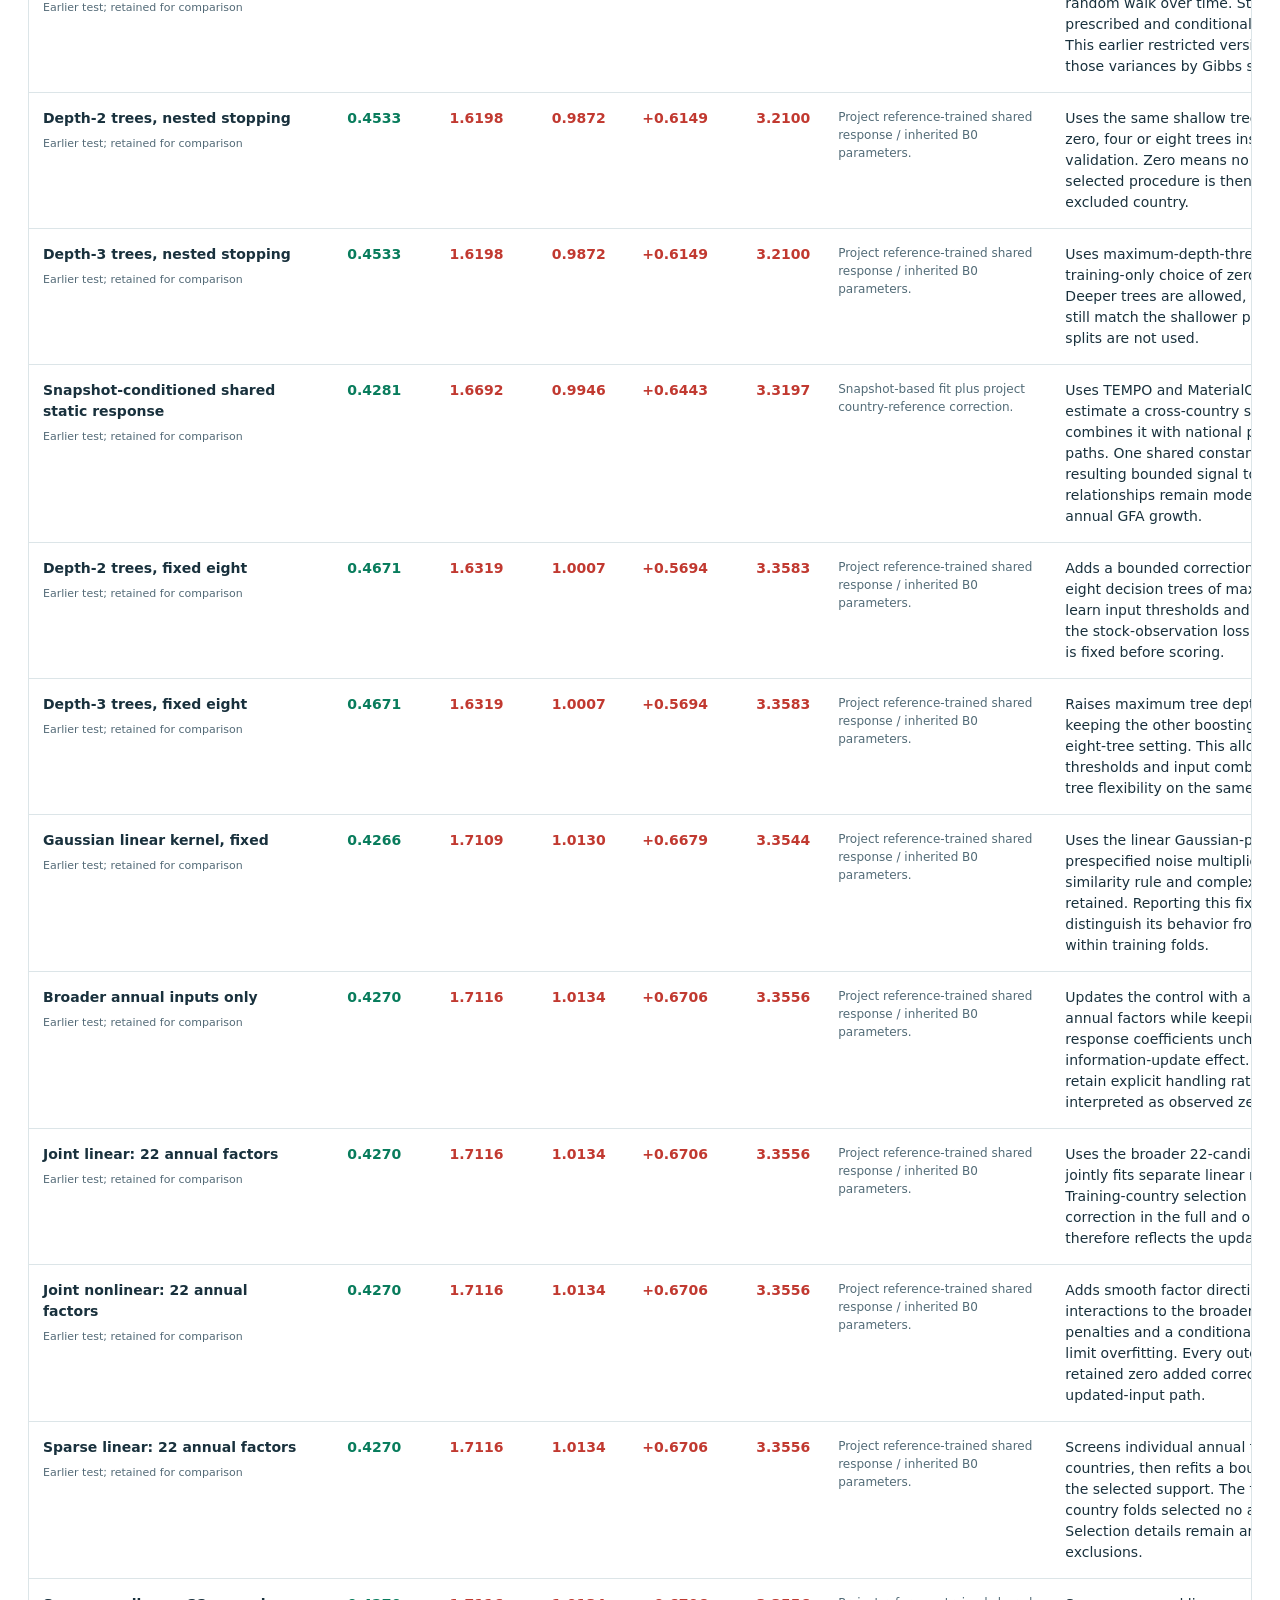
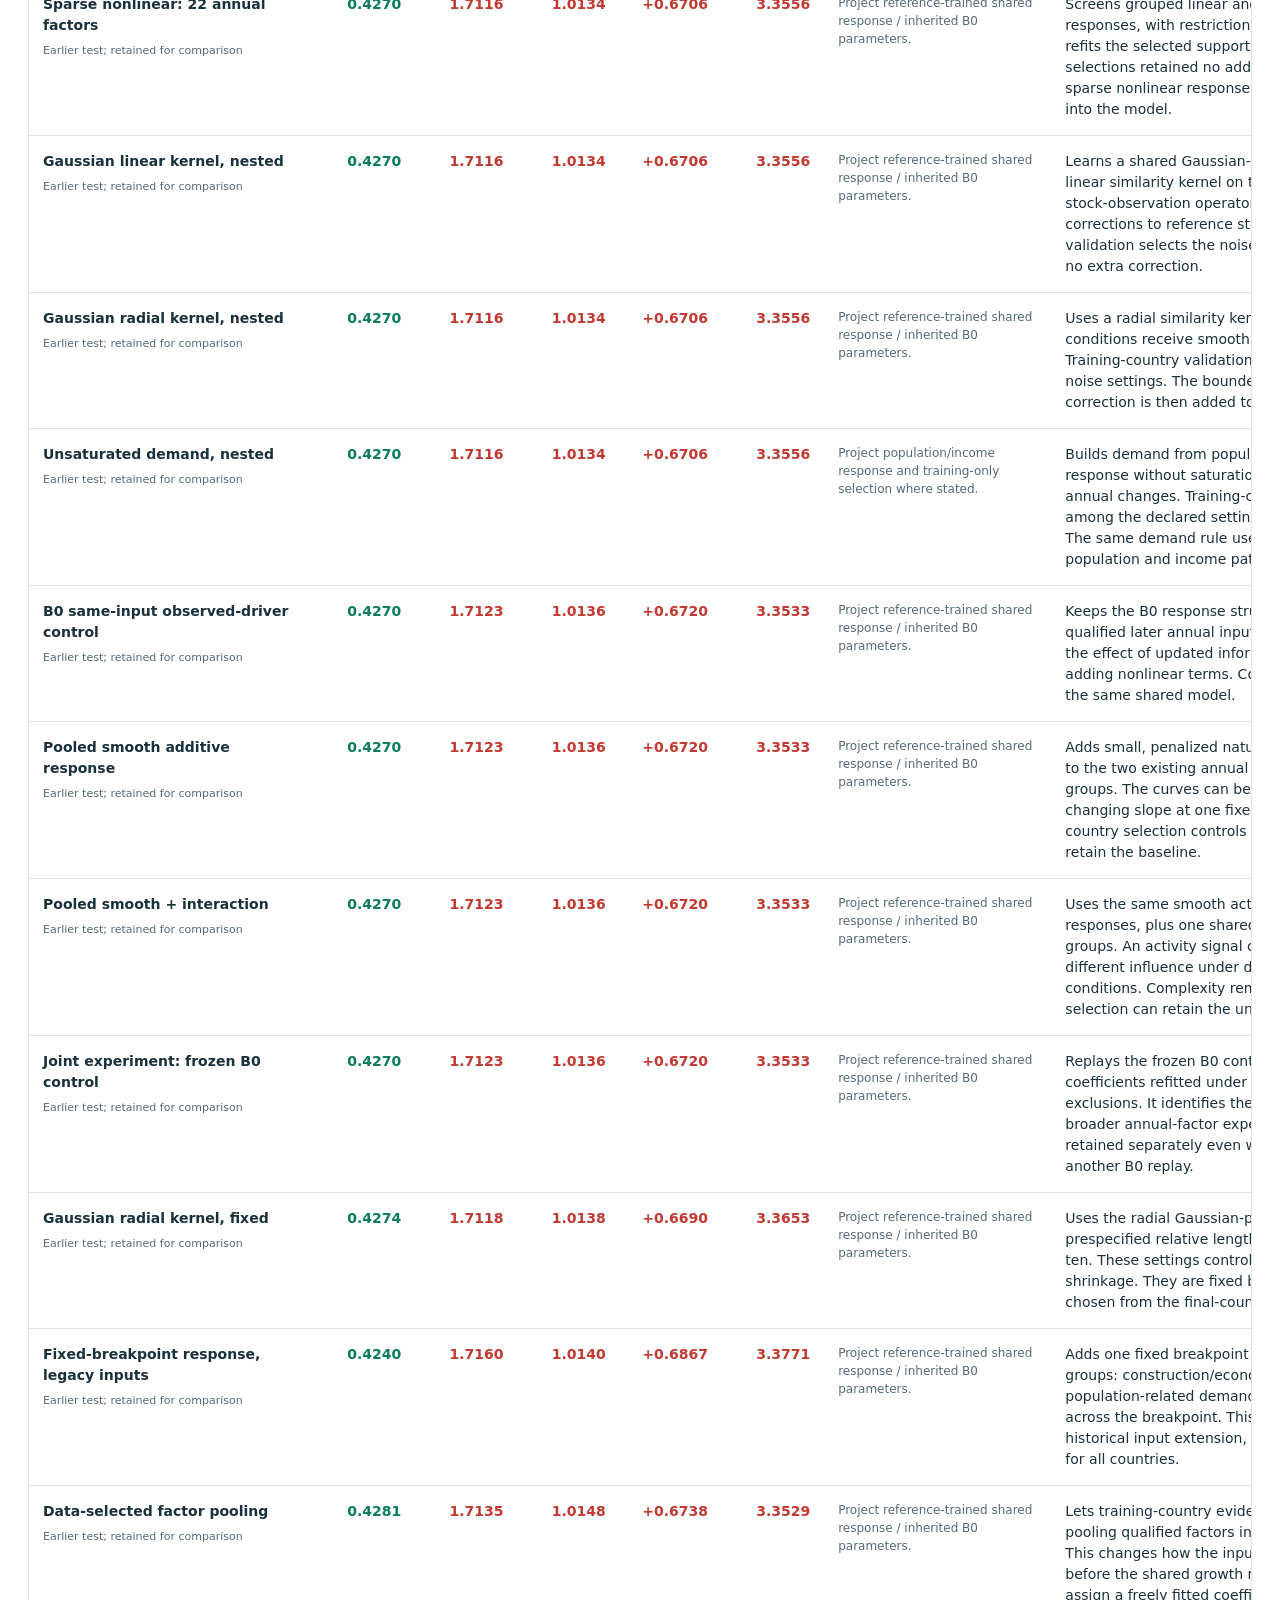
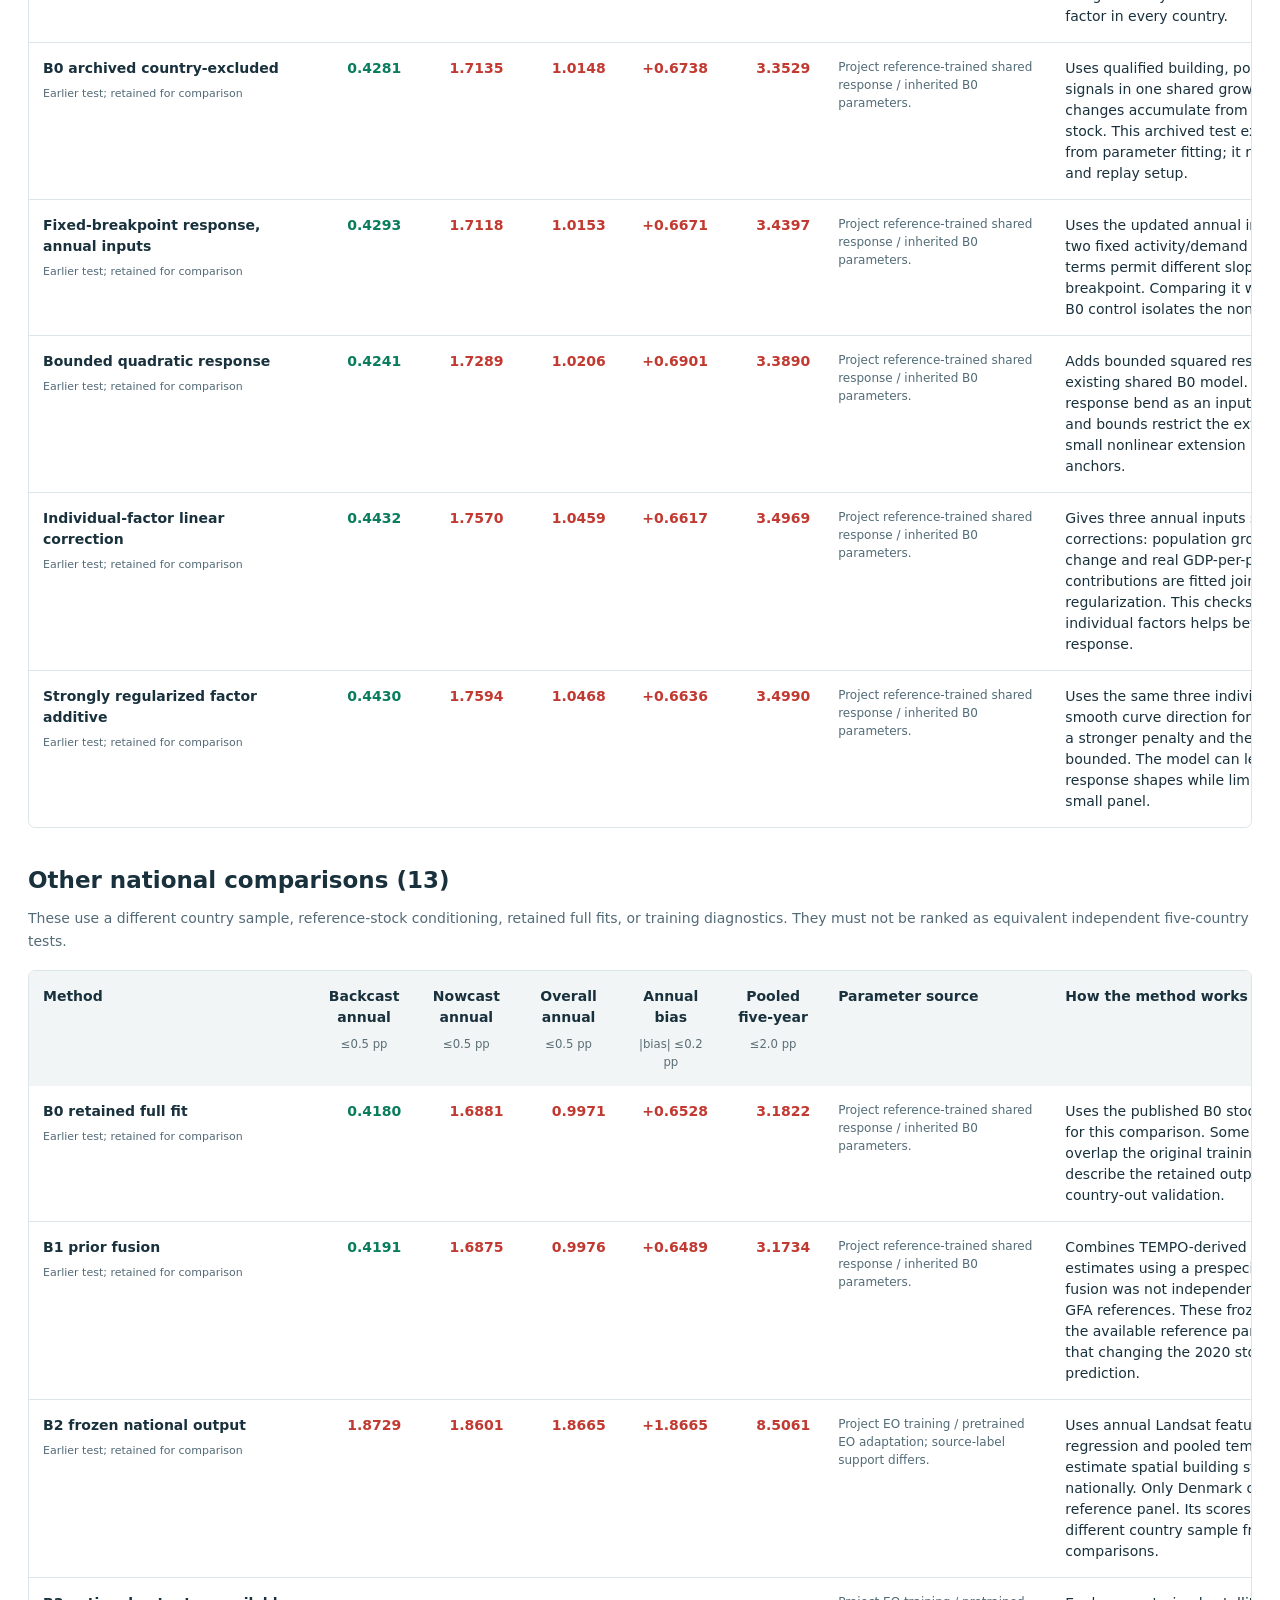
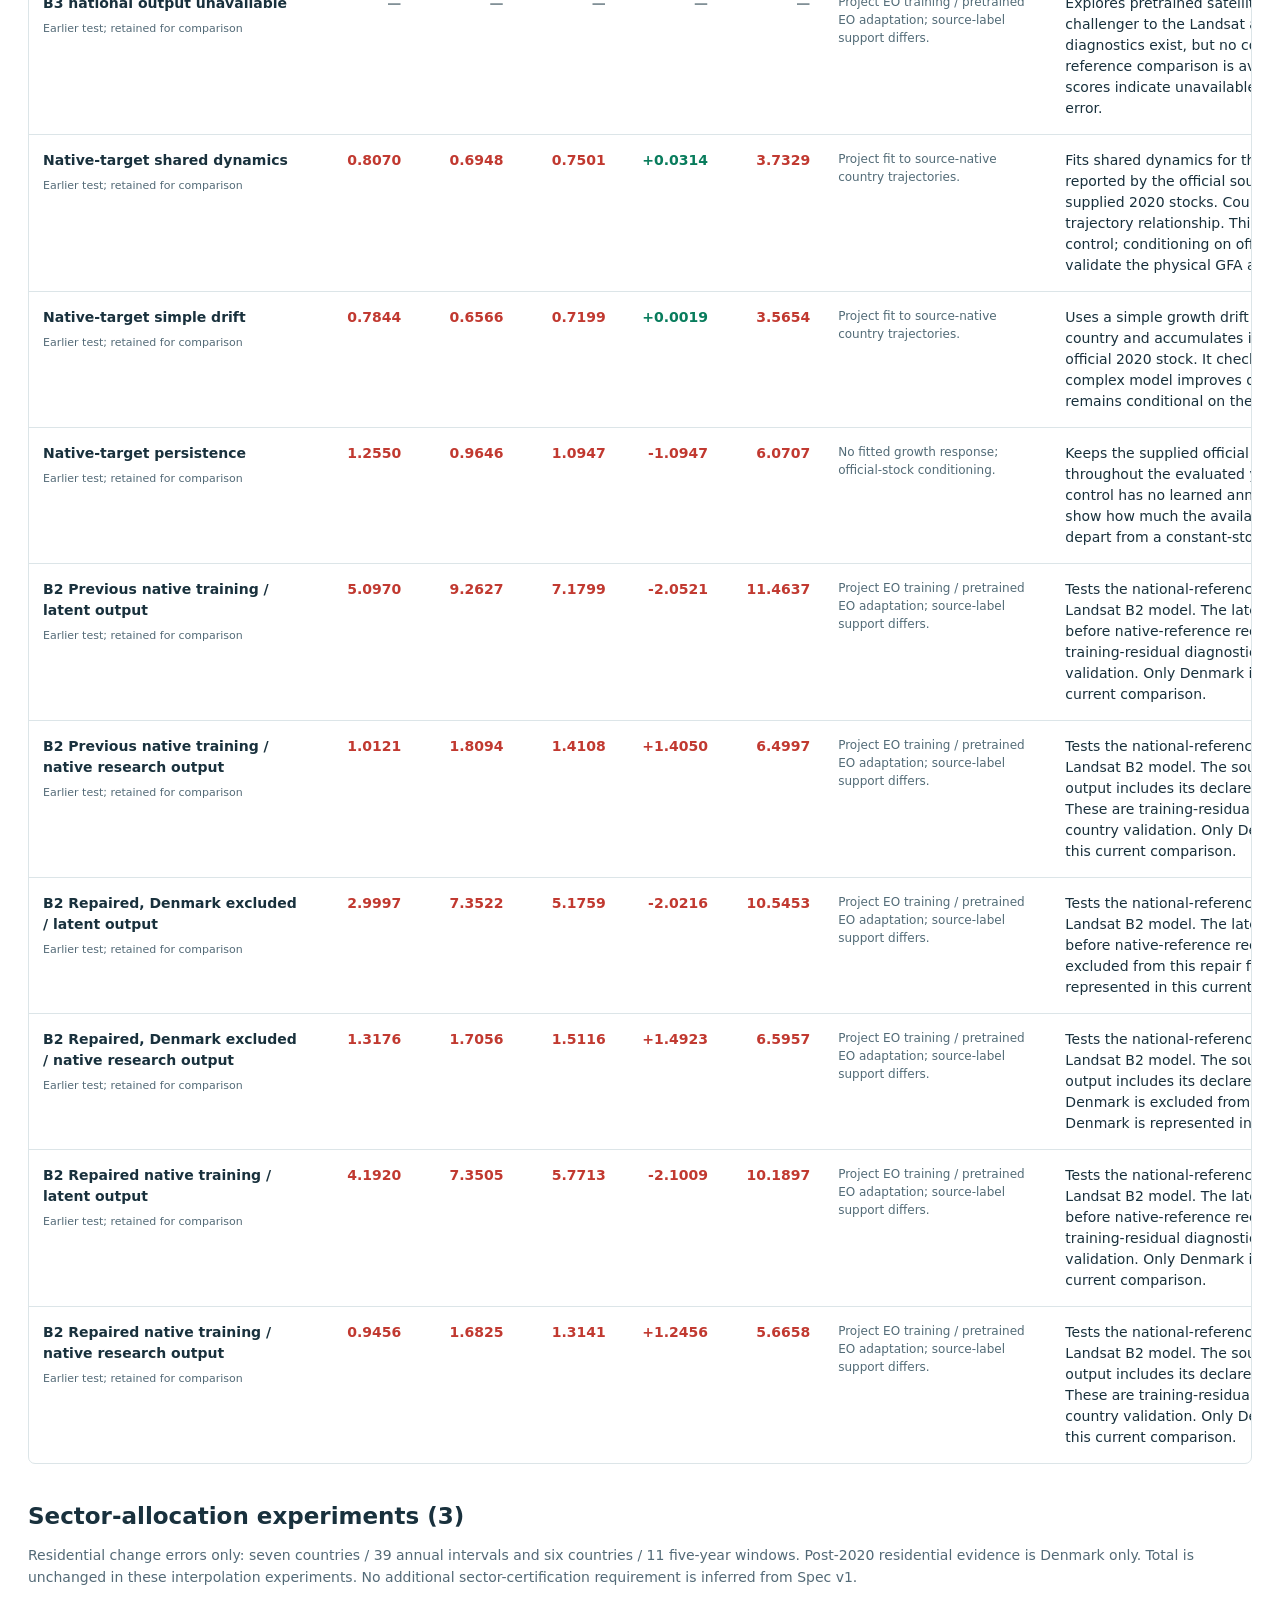
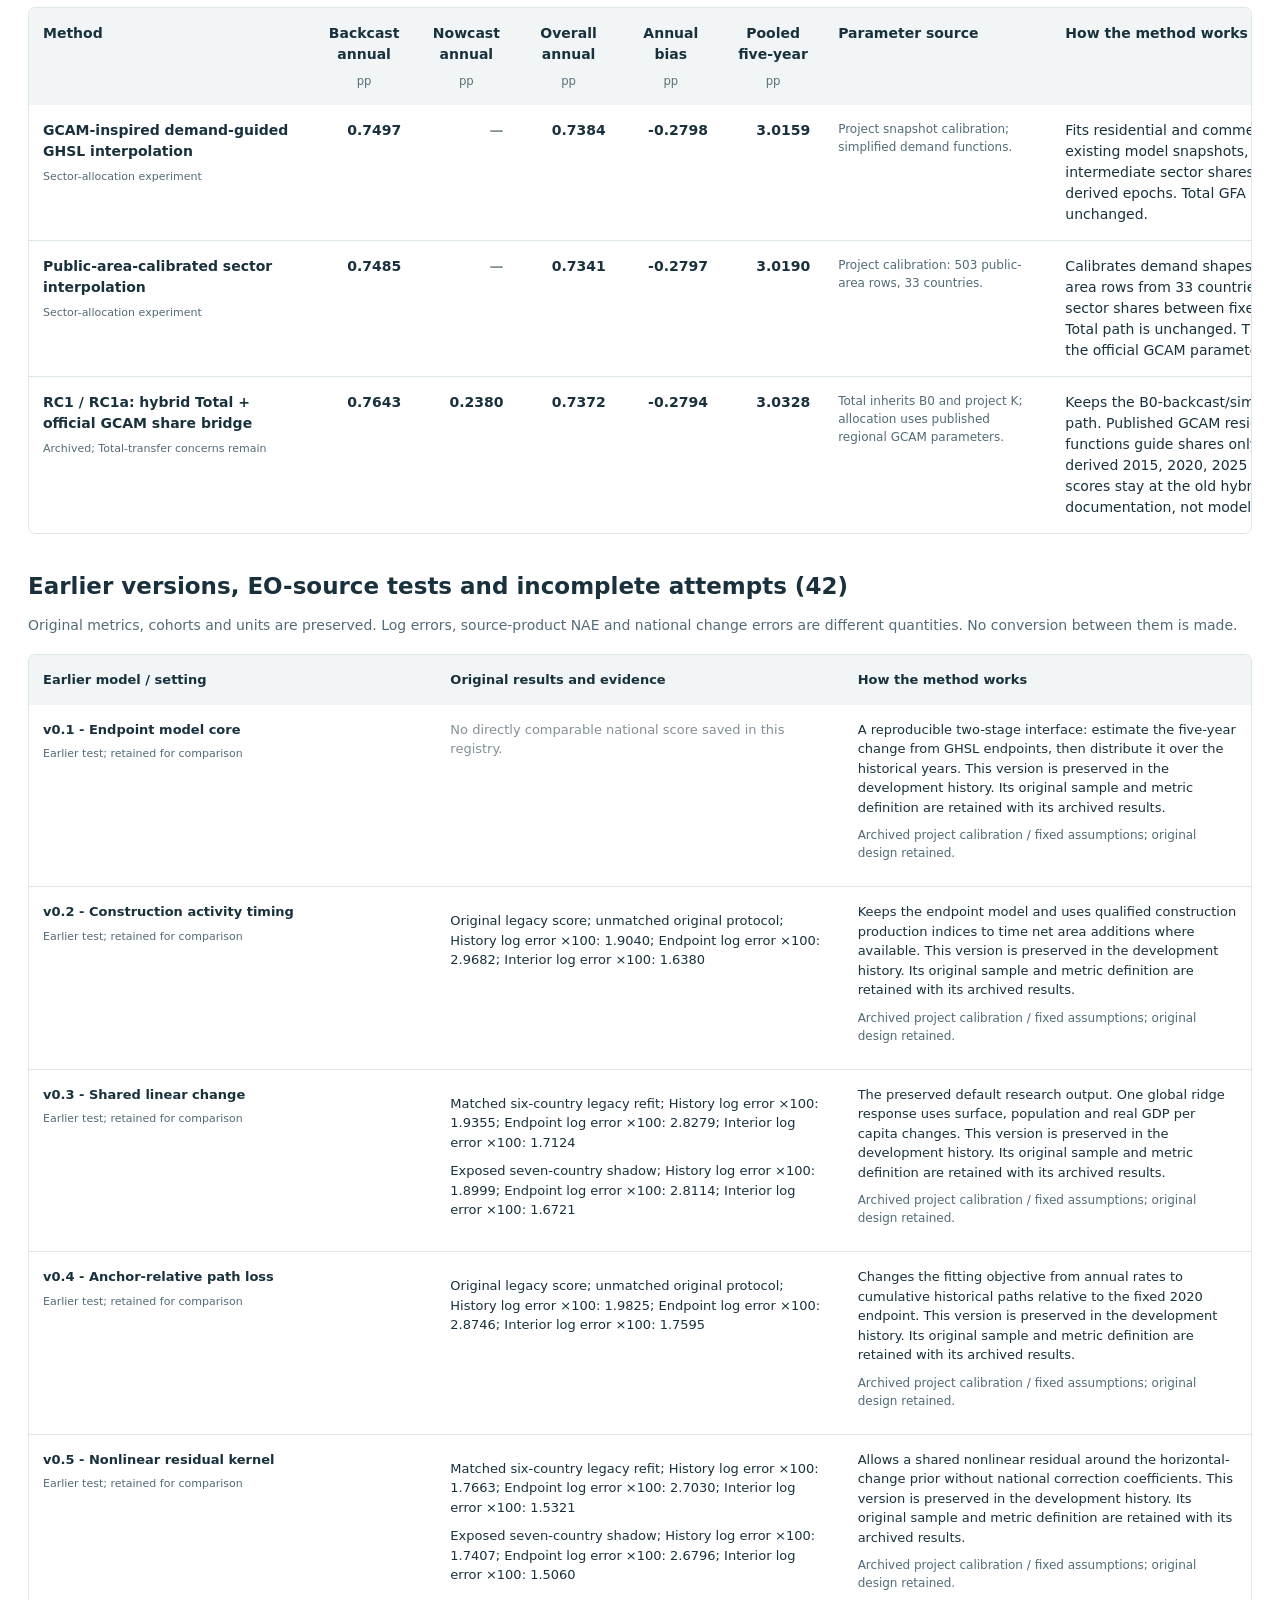
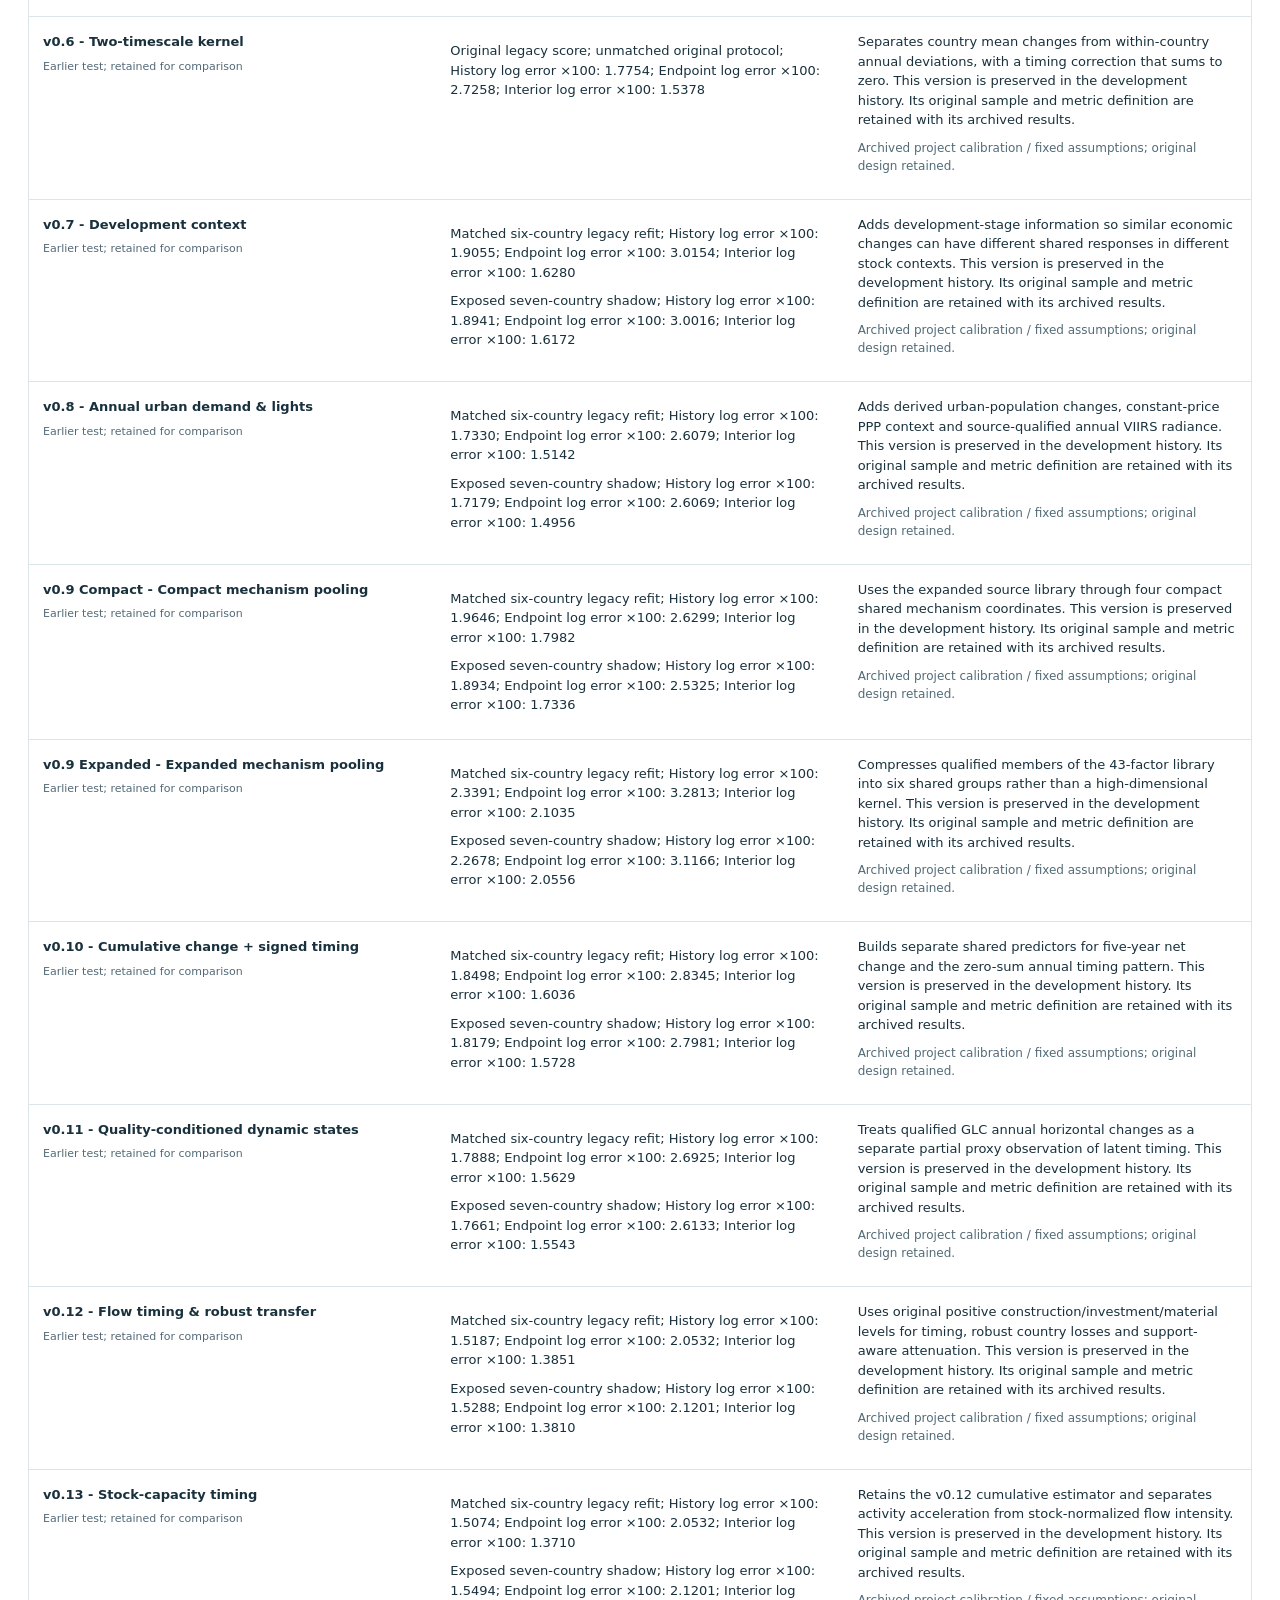
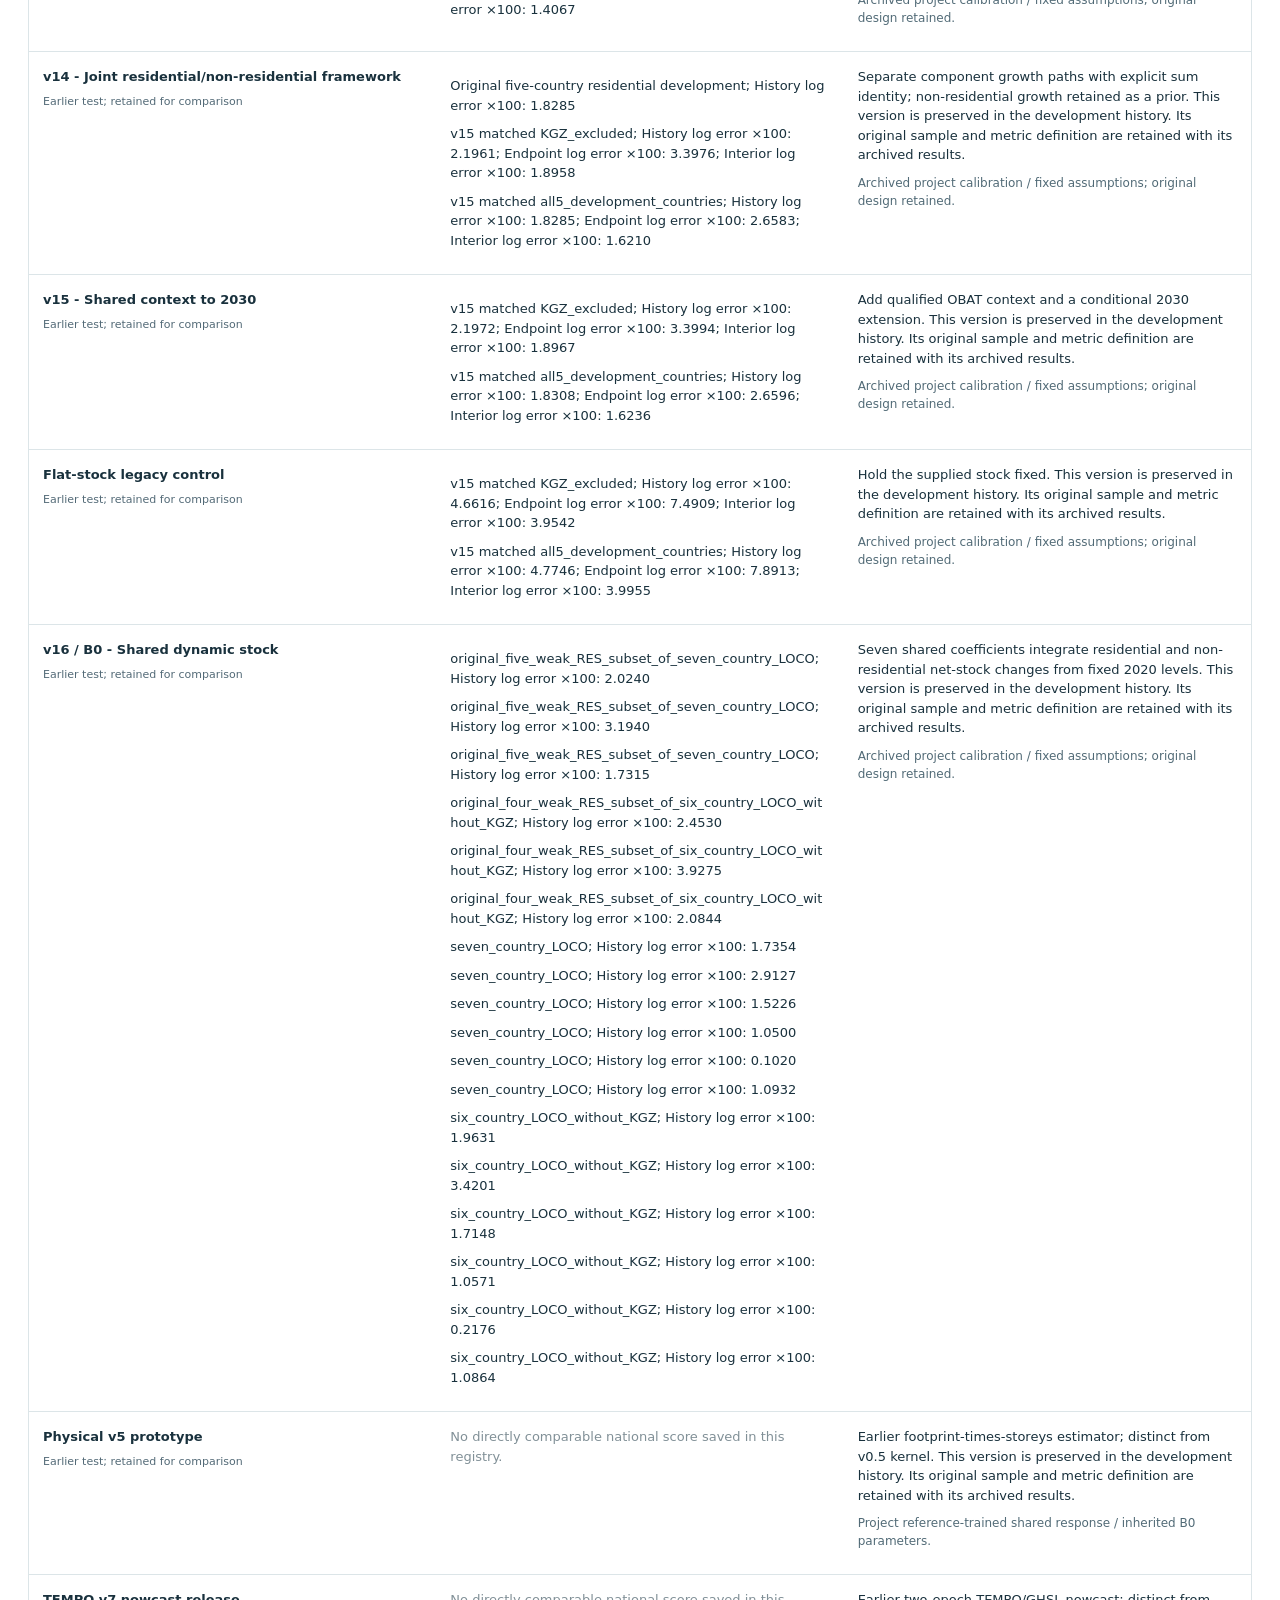
<file: methods-compared/full-comparison.html>
<!doctype html><html lang="en"><head><meta charset="utf-8"><meta name="viewport" content="width=device-width,initial-scale=1"><title>Methods compared</title><link rel="canonical" href="https://jianzbit.github.io/gfa-backcasting-atlas/methods-compared/full-comparison.html"><style>*{box-sizing:border-box}body{margin:0;background:#fff;color:#19313d;font:16px/1.6 system-ui,-apple-system,Segoe UI,sans-serif}main{max-width:2100px;margin:auto;padding:34px 28px 55px}h1{font-size:30px;margin:0 0 16px}h2{font-size:23px;margin:34px 0 9px}p{max-width:1450px;margin:9px 0}.muted,small{color:#5b6e76}.choice{border-left:4px solid #246b9c;background:#eef5fc;padding:18px 22px;margin:20px 0}.choice strong{color:#17527d}a{color:#175f83}.wrap{overflow:auto;border:1px solid #dce5e8;border-radius:7px;margin:18px 0}table{border-collapse:collapse;width:100%;table-layout:fixed;min-width:1420px;font-size:14px;line-height:1.5}col.name{width:20%}col.num{width:7.2%}col.basis{width:16%}col.how{width:28%}th,td{padding:15px 14px;text-align:left;vertical-align:top;border-bottom:1px solid #dce5e8;overflow-wrap:anywhere}thead{background:#f1f5f6}thead th{position:sticky;top:0;z-index:2}thead small{display:block;margin-top:8px;font-weight:500}tr:last-child>*{border-bottom:0}td.num{text-align:right;font-variant-numeric:tabular-nums;white-space:nowrap;font-weight:650}th.num{text-align:center}.ok{color:#087c5c}.bad{color:#c13930}.na{color:#819097}.selected{background:#eaf3fc}.selected th{color:#17527d}.status{display:block;margin-top:7px;font-size:11px;font-weight:500;color:#536a77}.archive table{min-width:1100px;table-layout:auto}.archive th,.archive td{font-size:13px}.archive th{width:20%}details{margin-top:9px}summary{cursor:pointer;color:#175f83}.legend{font-size:14px}.legend b{font-weight:650}.section-note{font-size:14px;color:#536a77}.basis-text{font-size:12px;color:#526b77}.foot{font-size:13px;color:#60747d;margin-top:25px}.links{display:flex;gap:20px;flex-wrap:wrap}@media(max-width:700px){main{padding:23px 15px}h1{font-size:26px}}@media print{main{padding:0}table{min-width:0;font-size:9px}td,th{padding:6px}thead{display:table-header-group}tr{break-inside:avoid}.wrap{overflow:visible;border:0}.choice{break-inside:avoid}details{display:block}h2{break-after:avoid}}</style></head><body><main><h1>Methods compared</h1><p class="links"><a href="full-comparison.html">All 111 model and setting records</a><a href="comparison.png">Download comparison image</a></p><div class="choice"><strong>Current provisional choice: TEMPO 2020 + official GCAM residential / commercial functions</strong><p>Selected provisionally for its published functions and externally calibrated regional parameters. This version does not fit new response coefficients or a simplified K to our seven-country panel. It is not the lowest-scoring development model.</p><p>185 complete country paths for 2015–2026. Regional density / income distributions and four donor-based starting shares remain declared proxies. Scientific acceptance and global accuracy are not established.</p></div><p class="legend"><b>Spec numerical targets.</b> <span class="ok">Green: within target</span> · <span class="bad">Red: above target</span> · <span class="na">Grey: unavailable</span>. Colours use unrounded values and do not establish independent Spec acceptance.</p><p class="section-note">Total change scores below use the same exposed official-reference panel: Denmark, Finland, Japan, South Korea and the Netherlands. Annual: 44 intervals, with 23 ending by 2020 and 21 after 2020. Pooled five-year: four countries and 20 overlapping windows. Units are percentage points, not absolute-GFA percentage errors.</p><h2>All same-panel Total change comparisons (53)</h2><div class="wrap"><table><colgroup><col class="name"><col class="num"><col class="num"><col class="num"><col class="num"><col class="num"><col class="basis"><col class="how"></colgroup><thead><tr><th>Method</th><th class="num">Backcast annual<small>≤0.5 pp</small></th><th class="num">Nowcast annual<small>≤0.5 pp</small></th><th class="num">Overall annual<small>≤0.5 pp</small></th><th class="num">Annual bias<small>|bias| ≤0.2 pp</small></th><th class="num">Pooled five-year<small>≤2.0 pp</small></th><th>Parameter source</th><th>How the method works</th></tr></thead><tbody><tr data-model="tempo_official_gcam_stock" class="selected"><th scope="row">TEMPO 2020 + official GCAM residential / commercial functions<span class="status">CURRENT PROVISIONAL CHOICE</span></th><td class="num bad" title="0.9969816638468678">0.9970</td><td class="num bad" title="0.7360741872692402">0.7361</td><td class="num bad" title="0.8628826330648336">0.8629</td><td class="num bad" title="-0.549134904270684">-0.5491</td><td class="num bad" title="3.953901551583835">3.9539</td><td class="basis-text">Published GCAM regional calibration; no new response fit to our seven-country panel.</td><td>Fixes qualified TEMPO-derived 2020 stocks. Residential and commercial demand use the published functions and regional parameters. Each sector follows its own demand ratio relative to 2020, before and after the anchor; Total is their sum. No other GHSL epoch is forced onto the paths.<p class="section-note">Regional density and income distributions remain proxies. Commercial represents all non-residential. Four initial sector shares use donor fallbacks. No 2027–2030 output or established global accuracy.</p></td></tr><tr data-model="sector_gompertz_exponential"><th scope="row">Separate sectors: GCAM-inspired response shapes<span class="status">Research comparison</span></th><td class="num ok" title="0.42699370738247583">0.4270</td><td class="num ok" title="0.4582708984808039">0.4583</td><td class="num ok" title="0.4405523411668802">0.4406</td><td class="num ok" title="-0.07467613629594938">-0.0747</td><td class="num ok" title="1.6088964469869256">1.6089</td><td class="basis-text">Inherited B0; K from project training-country income median.</td><td>Residential and non-residential demand receive separate income-response shapes after 2020. The Gompertz-inspired residential curve and exponential commercial curve are simplified project functions. B0 supplies the backcast. This is not the later official-parameter GCAM implementation.</td></tr><tr data-model="shared_flow_offset"><th scope="row">Shared net-flow offset<span class="status">Earlier test; retained for comparison</span></th><td class="num ok" title="0.42699370738247583">0.4270</td><td class="num ok" title="0.4998554657010004">0.4999</td><td class="num ok" title="0.46331845884920286">0.4633</td><td class="num ok" title="-0.12388193165872075">-0.1239</td><td class="num ok" title="1.7195291445456649">1.7195</td><td class="basis-text">Inherited B0 and simplified K; extra response fixed or project-fitted as stated.</td><td>Tests one shared extra post-2020 net-area-flow offset on the retained hybrid, without a construction activity signal. The offset is bounded and regularization includes a retain option. Selection kept zero correction, so its scores match the hybrid.</td></tr><tr data-model="construction_flow"><th scope="row">Construction activity → net-stock-flow correction<span class="status">Earlier test; retained for comparison</span></th><td class="num ok" title="0.42699370738247583">0.4270</td><td class="num ok" title="0.4998554657010004">0.4999</td><td class="num ok" title="0.46331845884920286">0.4633</td><td class="num ok" title="-0.12388193165872075">-0.1239</td><td class="num ok" title="1.7195291445456649">1.7195</td><td class="basis-text">Inherited B0 and simplified K; extra response fixed or project-fitted as stated.</td><td>Maps a construction activity index into a bounded annual net-area-flow correction on the hybrid, with a shared offset control. The conversion is learned rather than treating construction activity as GFA directly. Selection retained zero additional correction.</td></tr><tr data-model="period_hybrid"><th scope="row">Period hybrid: B0 backcast + saturating demand<span class="status">Earlier research choice; no longer the provisional selection</span></th><td class="num ok" title="0.42699370738247583">0.4270</td><td class="num ok" title="0.4998554657010015">0.4999</td><td class="num ok" title="0.4633184588492032">0.4633</td><td class="num ok" title="-0.12388193165872122">-0.1239</td><td class="num ok" title="1.7195291445456677">1.7195</td><td class="basis-text">Inherited B0 and simplified K; extra response fixed or project-fitted as stated.</td><td>Uses B0 for 2015–2020 and fixed-central simplified saturating demand after 2020, joining at the unchanged estimated 2020 stock. It was selected after earlier development scores were inspected. Its growth parameters include the project-trained B0 coefficients and training-country income K.</td></tr><tr data-model="sector_hill_control"><th scope="row">Separate sectors: simplified Hill control<span class="status">Research comparison</span></th><td class="num ok" title="0.42699370738247583">0.4270</td><td class="num ok" title="0.4998554657010015">0.4999</td><td class="num ok" title="0.4633184588492032">0.4633</td><td class="num ok" title="-0.12388193165872038">-0.1239</td><td class="num ok" title="1.7195291445456657">1.7195</td><td class="basis-text">Inherited B0; K from project training-country income median.</td><td>Residential and non-residential demand receive separate income-response shapes after 2020. The Gompertz-inspired residential curve and exponential commercial curve are simplified project functions. B0 supplies the backcast. This is not the later official-parameter GCAM implementation.</td></tr><tr data-model="bayesian_static"><th scope="row">Full Bayesian: constant coefficient<span class="status">Earlier test; retained for comparison</span></th><td class="num ok" title="0.42699370738247583">0.4270</td><td class="num bad" title="0.5002701890271706">0.5003</td><td class="num ok" title="0.463516926254373">0.4635</td><td class="num ok" title="-0.12313565989908333">-0.1231</td><td class="num ok" title="1.7223997910705555">1.7224</td><td class="basis-text">Inherited B0 and simplified K; extra response fixed or project-fitted as stated.</td><td>Adds one shared constant post-2020 coefficient to the period hybrid, using the inherited snapshot-demand discrepancy signal. Gibbs sampling jointly estimates that coefficient and observation variance under frozen priors. This is the constant-coefficient control for the complete Bayesian time-varying experiment.</td></tr><tr data-model="bayesian_tvp"><th scope="row">Full Bayesian: time-varying coefficient<span class="status">Earlier test; retained for comparison</span></th><td class="num ok" title="0.42699370738247583">0.4270</td><td class="num bad" title="0.5005935586242382">0.5006</td><td class="num ok" title="0.4636652146831525">0.4637</td><td class="num ok" title="-0.12288006338755526">-0.1229</td><td class="num ok" title="1.72337433579604">1.7234</td><td class="basis-text">Inherited B0 and simplified K; extra response fixed or project-fitted as stated.</td><td>Lets the shared post-2020 correction coefficient follow a random walk. Gibbs sampling jointly estimates the coefficient path, initial coefficient, observation variance and innovation variance. Four chains passed the convergence checks. This Python tutorial port did not improve the retained hybrid on the development panel.</td></tr><tr data-model="household_fixed_one"><th scope="row">Household demand, fixed response<span class="status">Earlier test; retained for comparison</span></th><td class="num ok" title="0.42699370738247583">0.4270</td><td class="num bad" title="0.5306532681812342">0.5307</td><td class="num ok" title="0.46385598534855943">0.4639</td><td class="num ok" title="0.13248142305823438">+0.1325</td><td class="num ok" title="1.2789430812581464">1.2789</td><td class="basis-text">Inherited B0 and simplified K; extra response fixed or project-fitted as stated.</td><td>Adjusts residential demand using household-count growth beyond population growth, with a fixed response of one. The signal is bounded and smoothed. Non-residential stock stays unchanged and total is recalculated; the pooled five-year gain comes with worse nowcast annual error.</td></tr><tr data-model="hybrid_native_static"><th scope="row">Hybrid + native-supervised static response<span class="status">Earlier test; retained for comparison</span></th><td class="num ok" title="0.42699370738247583">0.4270</td><td class="num bad" title="0.5054284223994431">0.5054</td><td class="num ok" title="0.4661049371984241">0.4661</td><td class="num ok" title="-0.12109545330949942">-0.1211</td><td class="num ok" title="1.7379547897174308">1.7380</td><td class="basis-text">Inherited B0 and simplified K; extra response fixed or project-fitted as stated.</td><td>Starts from the stronger period hybrid and fits one shared post-2020 correction to official training-country stock trajectories. Prior strength is selected inside country exclusions and the working variance is fixed within each fit. The coefficient remains constant over time.</td></tr><tr data-model="hybrid_native_tvp"><th scope="row">Hybrid + native-supervised time-varying response<span class="status">Earlier test; retained for comparison</span></th><td class="num ok" title="0.42699370738247583">0.4270</td><td class="num bad" title="0.5063233175998751">0.5063</td><td class="num ok" title="0.46655238479864014">0.4666</td><td class="num ok" title="-0.1206480057092834">-0.1206</td><td class="num ok" title="1.7398872102873355">1.7399</td><td class="basis-text">Inherited B0 and simplified K; extra response fixed or project-fitted as stated.</td><td>Fits a post-2020 random-walk correction on the period hybrid using the same official training trajectories. Inner-country selection controls prior strength and effective complexity. This earlier version conditions on working variance settings rather than fully sampling them.</td></tr><tr data-model="stock_partial_fixed"><th scope="row">Stock partial adjustment, fixed speed 0.5<span class="status">Earlier test; retained for comparison</span></th><td class="num ok" title="0.42699370738247583">0.4270</td><td class="num bad" title="0.5065305662160478">0.5065</td><td class="num ok" title="0.47019154830553694">0.4702</td><td class="num ok" title="-0.13463445310830668">-0.1346</td><td class="num ok" title="1.9147272295023834">1.9147</td><td class="basis-text">Inherited B0 and simplified K; extra response fixed or project-fitted as stated.</td><td>Keeps the B0 backcast and moves the post-2020 stock gradually toward the population/income demand target. A fixed speed of 0.5 closes half the remaining gap each year. This changes stock adjustment rather than adding more input factors.</td></tr><tr data-model="stock_partial_selected"><th scope="row">Stock partial adjustment, nested speed<span class="status">Earlier test; retained for comparison</span></th><td class="num ok" title="0.42699370738247583">0.4270</td><td class="num bad" title="0.516788948818122">0.5168</td><td class="num ok" title="0.47532073960657406">0.4753</td><td class="num ok" title="-0.12950526180726957">-0.1295</td><td class="num ok" title="1.95960227038402">1.9596</td><td class="basis-text">Inherited B0 and simplified K; extra response fixed or project-fitted as stated.</td><td>Uses the same demand target but selects among retaining the hybrid and adjustment speeds of 0.25, 0.5 and one. Selection occurs within training-country folds. The chosen shared speed determines how quickly stock approaches demand.</td></tr><tr data-model="household_nested"><th scope="row">Household demand, nested response<span class="status">Earlier test; retained for comparison</span></th><td class="num ok" title="0.42699370738247583">0.4270</td><td class="num bad" title="0.5609765345486858">0.5610</td><td class="num ok" title="0.4916483962943065">0.4916</td><td class="num ok" title="-0.06948703463039753">-0.0695</td><td class="num ok" title="1.9335861846492328">1.9336</td><td class="basis-text">Inherited B0 and simplified K; extra response fixed or project-fitted as stated.</td><td>Uses the same household-formation correction but selects a shared response from zero, 0.25, 0.5 and one inside training-country folds. Zero retains the original path. Only residential demand is adjusted; non-residential stock remains unchanged.</td></tr><tr data-model="demand_saturation_fixed"><th scope="row">Saturating demand, fixed central<span class="status">Earlier test; retained for comparison</span></th><td class="num bad" title="0.6265634765188404">0.6266</td><td class="num ok" title="0.4998554657010015">0.4999</td><td class="num bad" title="0.5653248174202022">0.5653</td><td class="num ok" title="-0.18505573038004114">-0.1851</td><td class="num bad" title="2.662752121848211">2.6628</td><td class="basis-text">Project demand curve; K derived from training-country income median.</td><td>Uses the prespecified central saturation multiplier of one, applied to an income scale computed from training-country inputs. Population scales demand and the income effect flattens gradually. Annual growth is smoothed; country inputs and 2020 starting stocks remain different.</td></tr><tr data-model="p1_beta"><th scope="row">P1 trend continuation (0.5904)<span class="status">Earlier test; retained for comparison</span></th><td class="num ok" title="0.4280956238867047">0.4281</td><td class="num bad" title="0.7501183624352309">0.7501</td><td class="num bad" title="0.5904420366748788">0.5904</td><td class="num ok" title="0.09065518734812375">+0.0907</td><td class="num bad" title="2.4597653951281324">2.4598</td><td class="basis-text">Project reference-trained shared response / inherited B0 parameters.</td><td>Keeps the full recent endpoint update and learns how much of the country-specific TEMPO-versus-B0 growth discrepancy continues after 2023. One continuation coefficient is shared across countries. It updates both the recent level and the subsequent growth path.</td></tr><tr data-model="p1_alpha_beta"><th scope="row">P1 partial level + trend<span class="status">Earlier test; retained for comparison</span></th><td class="num ok" title="0.4280956238867047">0.4281</td><td class="num bad" title="0.7501183624352314">0.7501</td><td class="num bad" title="0.590442036674879">0.5904</td><td class="num ok" title="0.09065518734812401">+0.0907</td><td class="num bad" title="2.4597653951281324">2.4598</td><td class="basis-text">Project reference-trained shared response / inherited B0 parameters.</td><td>Learns two shared strengths: one for the 2020-2023 path update and one for continuing the recent growth discrepancy after 2023. Country differences come from their inputs. Training-country fits determine both strengths; excluded-country scores assess the resulting complete path.</td></tr><tr data-model="p1_exact_annual"><th scope="row">P1 exact annual loss<span class="status">Earlier test; retained for comparison</span></th><td class="num ok" title="0.4280956238867047">0.4281</td><td class="num bad" title="0.8105025597131738">0.8105</td><td class="num bad" title="0.618507485506408">0.6185</td><td class="num ok" title="0.1565202453515665">+0.1565</td><td class="num bad" title="2.4641881852769703">2.4642</td><td class="basis-text">Project reference-trained shared response / inherited B0 parameters.</td><td>Keeps the low-dimensional P1 level-and-trend structure, but fits it using the exact annual area-increment error used in the evaluation. A penalty limits departures from the original settings. This tests whether aligning the training objective improves annual changes.</td></tr><tr data-model="p1_exact_joint"><th scope="row">P1 annual + five-year loss<span class="status">Earlier test; retained for comparison</span></th><td class="num ok" title="0.4280956238867047">0.4281</td><td class="num bad" title="0.8190417597605508">0.8190</td><td class="num bad" title="0.6230099378845406">0.6230</td><td class="num ok" title="0.1563801878792292">+0.1564</td><td class="num bad" title="2.480780260175569">2.4808</td><td class="basis-text">Project reference-trained shared response / inherited B0 parameters.</td><td>Fits the existing P1 correction against annual and five-year area-increment errors together. The two horizons are normalized to their reference limits, with the inherited parameter penalty. Overlapping five-year windows enter the loss without becoming independent country evidence.</td></tr><tr data-model="p1_endpoint"><th scope="row">P1 endpoint update<span class="status">Earlier test; retained for comparison</span></th><td class="num ok" title="0.4280956238867047">0.4281</td><td class="num bad" title="0.8325684904014319">0.8326</td><td class="num bad" title="0.6290251919557258">0.6290</td><td class="num ok" title="0.1795321375209646">+0.1795</td><td class="num bad" title="2.4598634813034836">2.4599</td><td class="basis-text">Project reference-trained shared response / inherited B0 parameters.</td><td>Uses the 2020-2023 TEMPO proxy growth to update the B0 path during 2021-2023. The updated 2023 level is carried forward, while later annual growth returns to the original B0 rate. The satellite proxy is modeled evidence, not recorded GFA.</td></tr><tr data-model="p1_nested_ridge"><th scope="row">P1 nested penalty selection<span class="status">Earlier test; retained for comparison</span></th><td class="num ok" title="0.4280956238867047">0.4281</td><td class="num bad" title="0.8483111225118721">0.8483</td><td class="num bad" title="0.639855144616185">0.6399</td><td class="num ok" title="0.13485938396696753">+0.1349</td><td class="num bad" title="2.5455662913279946">2.5456</td><td class="basis-text">Project reference-trained shared response / inherited B0 parameters.</td><td>Keeps the joint annual-and-five-year objective and selects a regularization strength from a fixed small grid inside training-country folds. The excluded country is scored after selection. This checks whether the penalty strength matches the new loss scale.</td></tr><tr data-model="gcam_sector_direct"><th scope="row">Joint-anchor GCAM, sectors propagated directly<span class="status">Research comparison</span></th><td class="num bad" title="0.9161868726771377">0.9162</td><td class="num bad" title="0.6712011758904075">0.6712</td><td class="num bad" title="0.7934483154204767">0.7934</td><td class="num bad" title="-0.4797005866263274">-0.4797</td><td class="num bad" title="3.5512488992987645">3.5512</td><td class="basis-text">Published GCAM regional parameters; inherited joint-source anchor.</td><td>Propagates the residential and non-residential starting stocks separately using the published demand ratios, and adds them to Total. Unlike the joint-anchor allocation variant, later shares follow the two demand paths. The resulting Total curve is numerically equivalent in this experiment.</td></tr><tr data-model="joint_anchor_official_gcam"><th scope="row">TEMPO + GHSL joint anchor, official GCAM Total<span class="status">Research comparison</span></th><td class="num bad" title="0.9161868726771398">0.9162</td><td class="num bad" title="0.67120117589041">0.6712</td><td class="num bad" title="0.793448315420479">0.7934</td><td class="num bad" title="-0.47970058662632775">-0.4797</td><td class="num bad" title="3.551248899298764">3.5512</td><td class="basis-text">Published GCAM regional parameters; fixed 50/50 log-source anchor scenario.</td><td>Combines qualified TEMPO and GHSL 2020 source levels with prespecified equal-log weights. Published residential/commercial demand ratios generate Total, then GHSL-derived shares allocate it. Source fusion is an assumed scenario, not measured reliability weighting.</td></tr><tr data-model="demand_saturation_selected"><th scope="row">Saturating demand, nested<span class="status">Earlier test; retained for comparison</span></th><td class="num bad" title="0.7018898265542846">0.7019</td><td class="num bad" title="0.9263318766974823">0.9263</td><td class="num bad" title="0.812108619837472">0.8121</td><td class="num bad" title="-0.2283502710208761">-0.2284</td><td class="num bad" title="4.055067459046857">4.0551</td><td class="basis-text">Project demand curve; K derived from training-country income median.</td><td>Uses population and an income response that gradually levels off. The income scale is based on training-country context; a setting is selected inside nested country exclusions. It tests whether learning the saturation setting transfers to the excluded country.</td></tr><tr data-model="demand_linear_fixed"><th scope="row">Unsaturated demand, fixed<span class="status">Earlier test; retained for comparison</span></th><td class="num bad" title="1.02779916388468">1.0278</td><td class="num bad" title="0.7592624520921435">0.7593</td><td class="num bad" title="0.8991316047375311">0.8991</td><td class="num bad" title="0.7742733183818449">+0.7743</td><td class="num bad" title="3.6996576696083094">3.6997</td><td class="basis-text">Project population/income response and training-only selection where stated.</td><td>Uses the prespecified population-and-income demand path with no saturation of the income response. Annual demand changes are smoothed and accumulated from the estimated 2020 stock. Higher income can continue raising per-person demand without an explicit leveling-off term.</td></tr><tr data-model="surface_elasticity"><th scope="row">Learned surface elasticity<span class="status">Earlier test; retained for comparison</span></th><td class="num ok" title="0.45695436262301375">0.4570</td><td class="num bad" title="1.558617598476112">1.5586</td><td class="num bad" title="0.964633207749017">0.9646</td><td class="num bad" title="0.5501188711157989">+0.5501</td><td class="num bad" title="3.5294935238479557">3.5295</td><td class="basis-text">Project reference-trained shared response / inherited B0 parameters.</td><td>Learns one shared response linking built-surface expansion to floor-area growth. This tests whether surface growth should translate into GFA at a different rate. The response is learned using training countries and then applied to the excluded country.</td></tr><tr data-model="snapshot_tvp"><th scope="row">Snapshot-conditioned time-varying response<span class="status">Earlier test; retained for comparison</span></th><td class="num ok" title="0.4289557713303764">0.4290</td><td class="num bad" title="1.6420821936821883">1.6421</td><td class="num bad" title="0.9828594469754318">0.9829</td><td class="num bad" title="0.6282094462762495">+0.6282</td><td class="num bad" title="3.302097694789492">3.3021</td><td class="basis-text">Snapshot-based fit plus project country-reference correction.</td><td>Uses the same snapshot-conditioned demand signal and lets its shared correction coefficient follow a random walk over time. State-variance settings are prescribed and conditional complexity is limited. This earlier restricted version does not jointly learn those variances by Gibbs sampling.</td></tr><tr data-model="tree2_selected"><th scope="row">Depth-2 trees, nested stopping<span class="status">Earlier test; retained for comparison</span></th><td class="num ok" title="0.4532845444487806">0.4533</td><td class="num bad" title="1.6198409509469023">1.6198</td><td class="num bad" title="0.9872022698192264">0.9872</td><td class="num bad" title="0.6149316419309983">+0.6149</td><td class="num bad" title="3.2100347432238285">3.2100</td><td class="basis-text">Project reference-trained shared response / inherited B0 parameters.</td><td>Uses the same shallow tree correction but chooses zero, four or eight trees inside training-country validation. Zero means no extra correction. The selected procedure is then evaluated on the excluded country.</td></tr><tr data-model="tree3_selected"><th scope="row">Depth-3 trees, nested stopping<span class="status">Earlier test; retained for comparison</span></th><td class="num ok" title="0.4532845444487806">0.4533</td><td class="num bad" title="1.6198409509469023">1.6198</td><td class="num bad" title="0.9872022698192264">0.9872</td><td class="num bad" title="0.6149316419309983">+0.6149</td><td class="num bad" title="3.2100347432238285">3.2100</td><td class="basis-text">Project reference-trained shared response / inherited B0 parameters.</td><td>Uses maximum-depth-three trees and the same training-only choice of zero, four or eight trees. Deeper trees are allowed, but the selected fits can still match the shallower procedure when the extra splits are not used.</td></tr><tr data-model="snapshot_static"><th scope="row">Snapshot-conditioned shared static response<span class="status">Earlier test; retained for comparison</span></th><td class="num ok" title="0.4280976781004707">0.4281</td><td class="num bad" title="1.6691956998565438">1.6692</td><td class="num bad" title="0.994617941708823">0.9946</td><td class="num bad" title="0.6443458193687607">+0.6443</td><td class="num bad" title="3.3196667243074716">3.3197</td><td class="basis-text">Snapshot-based fit plus project country-reference correction.</td><td>Uses TEMPO and MaterialCities snapshots to estimate a cross-country stock-income shape, then combines it with national population and income paths. One shared constant coefficient applies the resulting bounded signal to B0. Snapshot relationships remain modeled context, not observed annual GFA growth.</td></tr><tr data-model="tree2_fixed"><th scope="row">Depth-2 trees, fixed eight<span class="status">Earlier test; retained for comparison</span></th><td class="num ok" title="0.4671159885541284">0.4671</td><td class="num bad" title="1.6318841649551952">1.6319</td><td class="num bad" title="1.0006837696676123">1.0007</td><td class="num bad" title="0.569425675865701">+0.5694</td><td class="num bad" title="3.35828313137458">3.3583</td><td class="basis-text">Project reference-trained shared response / inherited B0 parameters.</td><td>Adds a bounded correction formed from at most eight decision trees of maximum depth two. Trees learn input thresholds and combinations through the stock-observation loss. The restricted tree count is fixed before scoring.</td></tr><tr data-model="tree3_fixed"><th scope="row">Depth-3 trees, fixed eight<span class="status">Earlier test; retained for comparison</span></th><td class="num ok" title="0.4671159885541284">0.4671</td><td class="num bad" title="1.6318841649551952">1.6319</td><td class="num bad" title="1.0006837696676123">1.0007</td><td class="num bad" title="0.569425675865701">+0.5694</td><td class="num bad" title="3.35828313137458">3.3583</td><td class="basis-text">Project reference-trained shared response / inherited B0 parameters.</td><td>Raises maximum tree depth from two to three while keeping the other boosting restrictions and fixed eight-tree setting. This allows more nested thresholds and input combinations. It tests added tree flexibility on the same reference panel.</td></tr><tr data-model="gp_linear_fixed"><th scope="row">Gaussian linear kernel, fixed<span class="status">Earlier test; retained for comparison</span></th><td class="num ok" title="0.4266456661363439">0.4266</td><td class="num bad" title="1.7108719948669235">1.7109</td><td class="num bad" title="1.0129781930683461">1.0130</td><td class="num bad" title="0.6678841868099095">+0.6679</td><td class="num bad" title="3.3543899068517327">3.3544</td><td class="basis-text">Project reference-trained shared response / inherited B0 parameters.</td><td>Uses the linear Gaussian-process residual with a prespecified noise multiplier of ten. Its shared linear similarity rule and complexity restrictions are retained. Reporting this fixed setting helps distinguish its behavior from selecting a setting within training folds.</td></tr><tr data-model="joint_input_update"><th scope="row">Broader annual inputs only<span class="status">Earlier test; retained for comparison</span></th><td class="num ok" title="0.42699370738247583">0.4270</td><td class="num bad" title="1.7115920879447575">1.7116</td><td class="num bad" title="1.0134107705523439">1.0134</td><td class="num bad" title="0.6706248634953619">+0.6706</td><td class="num bad" title="3.3556366760053633">3.3556</td><td class="basis-text">Project reference-trained shared response / inherited B0 parameters.</td><td>Updates the control with a broader set of qualified annual factors while keeping the inherited fitted response coefficients unchanged. It isolates the information-update effect. Missing source values retain explicit handling rather than being interpreted as observed zero growth.</td></tr><tr data-model="joint_linear_22"><th scope="row">Joint linear: 22 annual factors<span class="status">Earlier test; retained for comparison</span></th><td class="num ok" title="0.42699370738247583">0.4270</td><td class="num bad" title="1.7115920879447575">1.7116</td><td class="num bad" title="1.0134107705523439">1.0134</td><td class="num bad" title="0.6706248634953619">+0.6706</td><td class="num bad" title="3.3556366760053633">3.3556</td><td class="basis-text">Project reference-trained shared response / inherited B0 parameters.</td><td>Uses the broader 22-candidate annual input set and jointly fits separate linear residual responses. Training-country selection chose no additional fitted correction in the full and outer fits. Its score therefore reflects the updated-input control.</td></tr><tr data-model="joint_nonlinear_22"><th scope="row">Joint nonlinear: 22 annual factors<span class="status">Earlier test; retained for comparison</span></th><td class="num ok" title="0.42699370738247583">0.4270</td><td class="num bad" title="1.7115920879447575">1.7116</td><td class="num bad" title="1.0134107705523439">1.0134</td><td class="num bad" title="0.6706248634953619">+0.6706</td><td class="num bad" title="3.3556366760053633">3.3556</td><td class="basis-text">Project reference-trained shared response / inherited B0 parameters.</td><td>Adds smooth factor directions and two fixed interactions to the broader annual inputs. Strong penalties and a conditional complexity cap of four limit overfitting. Every outer and full selection retained zero added correction, preserving the updated-input path.</td></tr><tr data-model="sparse_linear_22"><th scope="row">Sparse linear: 22 annual factors<span class="status">Earlier test; retained for comparison</span></th><td class="num ok" title="0.42699370738247583">0.4270</td><td class="num bad" title="1.7115920879447575">1.7116</td><td class="num bad" title="1.0134107705523439">1.0134</td><td class="num bad" title="0.6706248634953619">+0.6706</td><td class="num bad" title="3.3556366760053633">3.3556</td><td class="basis-text">Project reference-trained shared response / inherited B0 parameters.</td><td>Screens individual annual factors using training countries, then refits a bounded ridge correction on the selected support. The full fit and five scoring-country folds selected no added correction. Selection details remain archived for other country exclusions.</td></tr><tr data-model="sparse_nonlinear_22"><th scope="row">Sparse nonlinear: 22 annual factors<span class="status">Earlier test; retained for comparison</span></th><td class="num ok" title="0.42699370738247583">0.4270</td><td class="num bad" title="1.7115920879447575">1.7116</td><td class="num bad" title="1.0134107705523439">1.0134</td><td class="num bad" title="0.6706248634953619">+0.6706</td><td class="num bad" title="3.3556366760053633">3.3556</td><td class="basis-text">Project reference-trained shared response / inherited B0 parameters.</td><td>Screens grouped linear and smooth factor responses, with restrictions on interactions, then refits the selected support. All nested outer and full selections retained no added correction. This tests a sparse nonlinear response without forcing factors into the model.</td></tr><tr data-model="gp_linear_selected"><th scope="row">Gaussian linear kernel, nested<span class="status">Earlier test; retained for comparison</span></th><td class="num ok" title="0.42699370738247583">0.4270</td><td class="num bad" title="1.7115920879447575">1.7116</td><td class="num bad" title="1.0134107705523439">1.0134</td><td class="num bad" title="0.6706248634953619">+0.6706</td><td class="num bad" title="3.3556366760053633">3.3556</td><td class="basis-text">Project reference-trained shared response / inherited B0 parameters.</td><td>Learns a shared Gaussian-process residual using a linear similarity kernel on the qualified inputs. The stock-observation operator connects annual corrections to reference stocks. Training-country validation selects the noise setting and can choose no extra correction.</td></tr><tr data-model="gp_rbf_selected"><th scope="row">Gaussian radial kernel, nested<span class="status">Earlier test; retained for comparison</span></th><td class="num ok" title="0.42699370738247583">0.4270</td><td class="num bad" title="1.7115920879447575">1.7116</td><td class="num bad" title="1.0134107705523439">1.0134</td><td class="num bad" title="0.6706248634953619">+0.6706</td><td class="num bad" title="3.3556366760053633">3.3556</td><td class="basis-text">Project reference-trained shared response / inherited B0 parameters.</td><td>Uses a radial similarity kernel so nearby input conditions receive smoothly related corrections. Training-country validation selects the length and noise settings. The bounded posterior-mean correction is then added to the control growth path.</td></tr><tr data-model="demand_linear_selected"><th scope="row">Unsaturated demand, nested<span class="status">Earlier test; retained for comparison</span></th><td class="num ok" title="0.42699370738247583">0.4270</td><td class="num bad" title="1.7115920879447575">1.7116</td><td class="num bad" title="1.0134107705523439">1.0134</td><td class="num bad" title="0.6706248634953619">+0.6706</td><td class="num bad" title="3.3556366760053633">3.3556</td><td class="basis-text">Project population/income response and training-only selection where stated.</td><td>Builds demand from population and an income response without saturation, then smooths its annual changes. Training-country validation selects among the declared settings and the B0 fallback. The same demand rule uses each country&#x27;s own population and income path.</td></tr><tr data-model="b0_observed"><th scope="row">B0 same-input observed-driver control<span class="status">Earlier test; retained for comparison</span></th><td class="num ok" title="0.42699370738247583">0.4270</td><td class="num bad" title="1.7123144998159077">1.7123</td><td class="num bad" title="1.013570520586782">1.0136</td><td class="num bad" title="0.6720030365321757">+0.6720</td><td class="num bad" title="3.3533319189821187">3.3533</td><td class="basis-text">Project reference-trained shared response / inherited B0 parameters.</td><td>Keeps the B0 response structure and supplies qualified later annual inputs. This control separates the effect of updated information from the effect of adding nonlinear terms. Country-specific data enter the same shared model.</td></tr><tr data-model="pooled_smooth"><th scope="row">Pooled smooth additive response<span class="status">Earlier test; retained for comparison</span></th><td class="num ok" title="0.42699370738247583">0.4270</td><td class="num bad" title="1.7123144998159077">1.7123</td><td class="num bad" title="1.013570520586782">1.0136</td><td class="num bad" title="0.6720030365321757">+0.6720</td><td class="num bad" title="3.3533319189821187">3.3533</td><td class="basis-text">Project reference-trained shared response / inherited B0 parameters.</td><td>Adds small, penalized natural-cubic response curves to the two existing annual activity and demand groups. The curves can bend smoothly instead of changing slope at one fixed breakpoint. Training-country selection controls the correction and can retain the baseline.</td></tr><tr data-model="pooled_interaction"><th scope="row">Pooled smooth + interaction<span class="status">Earlier test; retained for comparison</span></th><td class="num ok" title="0.42699370738247583">0.4270</td><td class="num bad" title="1.7123144998159077">1.7123</td><td class="num bad" title="1.013570520586782">1.0136</td><td class="num bad" title="0.6720030365321757">+0.6720</td><td class="num bad" title="3.3533319189821187">3.3533</td><td class="basis-text">Project reference-trained shared response / inherited B0 parameters.</td><td>Uses the same smooth activity and demand responses, plus one shared interaction between the groups. An activity signal can therefore have a different influence under different demand conditions. Complexity remains restricted, and selection can retain the unchanged control.</td></tr><tr data-model="joint_b0_control"><th scope="row">Joint experiment: frozen B0 control<span class="status">Earlier test; retained for comparison</span></th><td class="num ok" title="0.42699370738247583">0.4270</td><td class="num bad" title="1.7123144998159077">1.7123</td><td class="num bad" title="1.013570520586782">1.0136</td><td class="num bad" title="0.6720030365321757">+0.6720</td><td class="num bad" title="3.3533319189821187">3.3533</td><td class="basis-text">Project reference-trained shared response / inherited B0 parameters.</td><td>Replays the frozen B0 control with its seven shared coefficients refitted under the required country exclusions. It identifies the reference point for the broader annual-factor experiments. This control is retained separately even when scores match another B0 replay.</td></tr><tr data-model="gp_rbf_fixed"><th scope="row">Gaussian radial kernel, fixed<span class="status">Earlier test; retained for comparison</span></th><td class="num ok" title="0.42742053083967313">0.4274</td><td class="num bad" title="1.7117868212623943">1.7118</td><td class="num bad" title="1.0137979670851947">1.0138</td><td class="num bad" title="0.6690191787308981">+0.6690</td><td class="num bad" title="3.365342747304687">3.3653</td><td class="basis-text">Project reference-trained shared response / inherited B0 parameters.</td><td>Uses the radial Gaussian-process correction with prespecified relative length two and noise multiplier ten. These settings control smoothness and shrinkage. They are fixed before scoring rather than chosen from the final-country results.</td></tr><tr data-model="hinge_legacy"><th scope="row">Fixed-breakpoint response, legacy inputs<span class="status">Earlier test; retained for comparison</span></th><td class="num ok" title="0.4240086939832256">0.4240</td><td class="num bad" title="1.715988635044387">1.7160</td><td class="num bad" title="1.0140397753525767">1.0140</td><td class="num bad" title="0.6867219976071739">+0.6867</td><td class="num bad" title="3.3770919376856137">3.3771</td><td class="basis-text">Project reference-trained shared response / inherited B0 parameters.</td><td>Adds one fixed breakpoint to each of two input groups: construction/economic activity and population-related demand. The slope may differ across the breakpoint. This version uses the earlier historical input extension, with the same shared rule for all countries.</td></tr><tr data-model="pooling"><th scope="row">Data-selected factor pooling<span class="status">Earlier test; retained for comparison</span></th><td class="num ok" title="0.42809562371237214">0.4281</td><td class="num bad" title="1.7135233331033923">1.7135</td><td class="num bad" title="1.0147613845045593">1.0148</td><td class="num bad" title="0.673845051043384">+0.6738</td><td class="num bad" title="3.3528530410300017">3.3529</td><td class="basis-text">Project reference-trained shared response / inherited B0 parameters.</td><td>Lets training-country evidence select weights for pooling qualified factors into mechanism groups. This changes how the input information is combined before the shared growth response. It does not assign a freely fitted coefficient to every candidate factor in every country.</td></tr><tr data-model="b0_legacy"><th scope="row">B0 archived country-excluded<span class="status">Earlier test; retained for comparison</span></th><td class="num ok" title="0.4280956238867047">0.4281</td><td class="num bad" title="1.7135233344214629">1.7135</td><td class="num bad" title="1.014761385246573">1.0148</td><td class="num bad" title="0.6738450526902072">+0.6738</td><td class="num bad" title="3.3528530479718817">3.3529</td><td class="basis-text">Project reference-trained shared response / inherited B0 parameters.</td><td>Uses qualified building, population and economic signals in one shared growth model. Annual changes accumulate from the estimated 2020 stock. This archived test excludes the test country from parameter fitting; it retains the earlier input and replay setup.</td></tr><tr data-model="hinge_observed"><th scope="row">Fixed-breakpoint response, annual inputs<span class="status">Earlier test; retained for comparison</span></th><td class="num ok" title="0.42928969854641486">0.4293</td><td class="num bad" title="1.711768264420423">1.7118</td><td class="num bad" title="1.0153121329230461">1.0153</td><td class="num bad" title="0.6670818631222433">+0.6671</td><td class="num bad" title="3.4397267369628275">3.4397</td><td class="basis-text">Project reference-trained shared response / inherited B0 parameters.</td><td>Uses the updated annual input set and the same two fixed activity/demand breakpoints. The added terms permit different slopes on either side of each breakpoint. Comparing it with the observed-input B0 control isolates the nonlinear response change.</td></tr><tr data-model="quadratic"><th scope="row">Bounded quadratic response<span class="status">Earlier test; retained for comparison</span></th><td class="num ok" title="0.4240926050102094">0.4241</td><td class="num bad" title="1.7289136562197605">1.7289</td><td class="num bad" title="1.0206166664633405">1.0206</td><td class="num bad" title="0.6900863595155133">+0.6901</td><td class="num bad" title="3.3890350456932827">3.3890</td><td class="basis-text">Project reference-trained shared response / inherited B0 parameters.</td><td>Adds bounded squared response terms to the existing shared B0 model. These terms let the response bend as an input grows, while penalties and bounds restrict the extra flexibility. It tests a small nonlinear extension without changing national anchors.</td></tr><tr data-model="factor_linear"><th scope="row">Individual-factor linear correction<span class="status">Earlier test; retained for comparison</span></th><td class="num ok" title="0.44315788678276535">0.4432</td><td class="num bad" title="1.7569540371004408">1.7570</td><td class="num bad" title="1.0458709278657912">1.0459</td><td class="num bad" title="0.6616859040687653">+0.6617</td><td class="num bad" title="3.4968673556444925">3.4969</td><td class="basis-text">Project reference-trained shared response / inherited B0 parameters.</td><td>Gives three annual inputs separate linear corrections: population growth, real investment change and real GDP-per-person change. Their contributions are fitted jointly under strong regularization. This checks whether separating individual factors helps beyond the pooled B0 response.</td></tr><tr data-model="factor_additive"><th scope="row">Strongly regularized factor additive<span class="status">Earlier test; retained for comparison</span></th><td class="num ok" title="0.44299635856911684">0.4430</td><td class="num bad" title="1.7594270873096989">1.7594</td><td class="num bad" title="1.046821642115707">1.0468</td><td class="num bad" title="0.6635693355671497">+0.6636</td><td class="num bad" title="3.4989654104998795">3.4990</td><td class="basis-text">Project reference-trained shared response / inherited B0 parameters.</td><td>Uses the same three individual inputs and adds one smooth curve direction for each. Curvature receives a stronger penalty and the total correction is bounded. The model can learn different factor-response shapes while limiting the freedom to fit a small panel.</td></tr></tbody></table></div><h2>Other national comparisons (13)</h2><p class="section-note">These use a different country sample, reference-stock conditioning, retained full fits, or training diagnostics. They must not be ranked as equivalent independent five-country tests.</p><div class="wrap"><table><colgroup><col class="name"><col class="num"><col class="num"><col class="num"><col class="num"><col class="num"><col class="basis"><col class="how"></colgroup><thead><tr><th>Method</th><th class="num">Backcast annual<small>≤0.5 pp</small></th><th class="num">Nowcast annual<small>≤0.5 pp</small></th><th class="num">Overall annual<small>≤0.5 pp</small></th><th class="num">Annual bias<small>|bias| ≤0.2 pp</small></th><th class="num">Pooled five-year<small>≤2.0 pp</small></th><th>Parameter source</th><th>How the method works</th></tr></thead><tbody><tr data-model="b0_retained"><th scope="row">B0 retained full fit<span class="status">Earlier test; retained for comparison</span></th><td class="num ok" title="0.4180130218744056">0.4180</td><td class="num bad" title="1.6881111806701952">1.6881</td><td class="num bad" title="0.9970890789969827">0.9971</td><td class="num bad" title="0.6527888765569577">+0.6528</td><td class="num bad" title="3.1822185495821875">3.1822</td><td class="basis-text">Project reference-trained shared response / inherited B0 parameters.</td><td>Uses the published B0 stock path without refitting it for this comparison. Some comparison countries overlap the original training data, so these scores describe the retained output and are not whole-country-out validation.</td></tr><tr data-model="b1_prior"><th scope="row">B1 prior fusion<span class="status">Earlier test; retained for comparison</span></th><td class="num ok" title="0.41905413230873495">0.4191</td><td class="num bad" title="1.6874930902860412">1.6875</td><td class="num bad" title="0.9976299784745066">0.9976</td><td class="num bad" title="0.648948941956782">+0.6489</td><td class="num bad" title="3.17340405872431">3.1734</td><td class="basis-text">Project reference-trained shared response / inherited B0 parameters.</td><td>Combines TEMPO-derived and MaterialCities stock estimates using a prespecified fusion rule. The fusion was not independently calibrated to national GFA references. These frozen-output differences use the available reference panel and do not establish that changing the 2020 stock improves growth prediction.</td></tr><tr data-model="b2_national"><th scope="row">B2 frozen national output<span class="status">Earlier test; retained for comparison</span></th><td class="num bad" title="1.8729168912895222">1.8729</td><td class="num bad" title="1.8600715627071527">1.8601</td><td class="num bad" title="1.8664942269983373">1.8665</td><td class="num bad" title="1.8664942269983373">+1.8665</td><td class="num bad" title="8.506055598028743">8.5061</td><td class="basis-text">Project EO training / pretrained EO adaptation; source-label support differs.</td><td>Uses annual Landsat features with gradient-boosted regression and pooled temporal dynamics to estimate spatial building stock, then aggregates nationally. Only Denmark overlaps the current reference panel. Its scores therefore have a different country sample from the five-country comparisons.</td></tr><tr data-model="b3_national"><th scope="row">B3 national output unavailable<span class="status">Earlier test; retained for comparison</span></th><td class="num na" title="Unavailable">—</td><td class="num na" title="Unavailable">—</td><td class="num na" title="Unavailable">—</td><td class="num na" title="Unavailable">—</td><td class="num na" title="Unavailable">—</td><td class="basis-text">Project EO training / pretrained EO adaptation; source-label support differs.</td><td>Explores pretrained satellite-image features as a challenger to the Landsat approach. Matched pilot diagnostics exist, but no complete national reference comparison is available here. Missing scores indicate unavailable evaluation, not zero error.</td></tr><tr data-model="native_shared"><th scope="row">Native-target shared dynamics<span class="status">Earlier test; retained for comparison</span></th><td class="num bad" title="0.806951998182009">0.8070</td><td class="num bad" title="0.6948289512200614">0.6948</td><td class="num bad" title="0.7500819303432212">0.7501</td><td class="num ok" title="0.03137929191717137">+0.0314</td><td class="num bad" title="3.7328559770381626">3.7329</td><td class="basis-text">Project fit to source-native country trajectories.</td><td>Fits shared dynamics for the quantities actually reported by the official sources, conditioned on their supplied 2020 stocks. Country exclusion tests the trajectory relationship. This is a source-native control; conditioning on official stock does not validate the physical GFA anchor.</td></tr><tr data-model="native_drift"><th scope="row">Native-target simple drift<span class="status">Earlier test; retained for comparison</span></th><td class="num bad" title="0.7844119626698397">0.7844</td><td class="num bad" title="0.6565866367078904">0.6566</td><td class="num bad" title="0.7199105780786879">0.7199</td><td class="num ok" title="0.0019194619867304752">+0.0019</td><td class="num bad" title="3.565355248871035">3.5654</td><td class="basis-text">Project fit to source-native country trajectories.</td><td>Uses a simple growth drift learned without the test country and accumulates it from the supplied official 2020 stock. It checks whether a more complex model improves on a small shared trend. It remains conditional on the source-native anchor.</td></tr><tr data-model="native_persistence"><th scope="row">Native-target persistence<span class="status">Earlier test; retained for comparison</span></th><td class="num bad" title="1.254969351091299">1.2550</td><td class="num bad" title="0.9646126748284509">0.9646</td><td class="num bad" title="1.094691652638789">1.0947</td><td class="num bad" title="-1.094691652638789">-1.0947</td><td class="num bad" title="6.070675117796117">6.0707</td><td class="basis-text">No fitted growth response; official-stock conditioning.</td><td>Keeps the supplied official 2020 stock constant throughout the evaluated years. This no-growth control has no learned annual response. Its errors show how much the available official trajectories depart from a constant-stock assumption.</td></tr><tr data-model="b2_repair_previous_native_training__latent_pre_QA_stock_m2"><th scope="row">B2 Previous native training / latent output<span class="status">Earlier test; retained for comparison</span></th><td class="num bad" title="5.096999775162841">5.0970</td><td class="num bad" title="9.26273950992192">9.2627</td><td class="num bad" title="7.17986964254238">7.1799</td><td class="num bad" title="-2.0520694881244346">-2.0521</td><td class="num bad" title="11.463710344455498">11.4637</td><td class="basis-text">Project EO training / pretrained EO adaptation; source-label support differs.</td><td>Tests the national-reference training repair for the Landsat B2 model. The latent stock output is shown before native-reference reconciliation. These are training-residual diagnostics, not held-out country validation. Only Denmark is represented in this current comparison.</td></tr><tr data-model="b2_repair_previous_native_training__native_research_stock_m2"><th scope="row">B2 Previous native training / native research output<span class="status">Earlier test; retained for comparison</span></th><td class="num bad" title="1.0120801239445372">1.0121</td><td class="num bad" title="1.8094368958608968">1.8094</td><td class="num bad" title="1.410758509902717">1.4108</td><td class="num bad" title="1.4049852384617876">+1.4050</td><td class="num bad" title="6.499679161509806">6.4997</td><td class="basis-text">Project EO training / pretrained EO adaptation; source-label support differs.</td><td>Tests the national-reference training repair for the Landsat B2 model. The source-native research stock output includes its declared reconciliation step. These are training-residual diagnostics, not held-out country validation. Only Denmark is represented in this current comparison.</td></tr><tr data-model="b2_repair_repaired_DNK_excluded__latent_pre_QA_stock_m2"><th scope="row">B2 Repaired, Denmark excluded / latent output<span class="status">Earlier test; retained for comparison</span></th><td class="num bad" title="2.999668772130127">2.9997</td><td class="num bad" title="7.352229154309695">7.3522</td><td class="num bad" title="5.175948963219911">5.1759</td><td class="num bad" title="-2.0215837553612976">-2.0216</td><td class="num bad" title="10.545343182456334">10.5453</td><td class="basis-text">Project EO training / pretrained EO adaptation; source-label support differs.</td><td>Tests the national-reference training repair for the Landsat B2 model. The latent stock output is shown before native-reference reconciliation. Denmark is excluded from this repair fit. Only Denmark is represented in this current comparison.</td></tr><tr data-model="b2_repair_repaired_DNK_excluded__native_research_stock_m2"><th scope="row">B2 Repaired, Denmark excluded / native research output<span class="status">Earlier test; retained for comparison</span></th><td class="num bad" title="1.317605146172974">1.3176</td><td class="num bad" title="1.7055611873657988">1.7056</td><td class="num bad" title="1.5115831667693862">1.5116</td><td class="num bad" title="1.4922717547093698">+1.4923</td><td class="num bad" title="6.595670510734027">6.5957</td><td class="basis-text">Project EO training / pretrained EO adaptation; source-label support differs.</td><td>Tests the national-reference training repair for the Landsat B2 model. The source-native research stock output includes its declared reconciliation step. Denmark is excluded from this repair fit. Only Denmark is represented in this current comparison.</td></tr><tr data-model="b2_repair_repaired_native_training__latent_pre_QA_stock_m2"><th scope="row">B2 Repaired native training / latent output<span class="status">Earlier test; retained for comparison</span></th><td class="num bad" title="4.192036161515327">4.1920</td><td class="num bad" title="7.3505140428426134">7.3505</td><td class="num bad" title="5.77127510217897">5.7713</td><td class="num bad" title="-2.10087000967555">-2.1009</td><td class="num bad" title="10.18969728722435">10.1897</td><td class="basis-text">Project EO training / pretrained EO adaptation; source-label support differs.</td><td>Tests the national-reference training repair for the Landsat B2 model. The latent stock output is shown before native-reference reconciliation. These are training-residual diagnostics, not held-out country validation. Only Denmark is represented in this current comparison.</td></tr><tr data-model="b2_repair_repaired_native_training__native_research_stock_m2"><th scope="row">B2 Repaired native training / native research output<span class="status">Earlier test; retained for comparison</span></th><td class="num bad" title="0.9456315340906117">0.9456</td><td class="num bad" title="1.6825262002905235">1.6825</td><td class="num bad" title="1.3140788671905679">1.3141</td><td class="num bad" title="1.2456118079499683">+1.2456</td><td class="num bad" title="5.66578487843238">5.6658</td><td class="basis-text">Project EO training / pretrained EO adaptation; source-label support differs.</td><td>Tests the national-reference training repair for the Landsat B2 model. The source-native research stock output includes its declared reconciliation step. These are training-residual diagnostics, not held-out country validation. Only Denmark is represented in this current comparison.</td></tr></tbody></table></div><h2>Sector-allocation experiments (3)</h2><p class="section-note">Residential change errors only: seven countries / 39 annual intervals and six countries / 11 five-year windows. Post-2020 residential evidence is Denmark only. Total is unchanged in these interpolation experiments. No additional sector-certification requirement is inferred from Spec v1.</p><div class="wrap"><table><colgroup><col class="name"><col class="num"><col class="num"><col class="num"><col class="num"><col class="num"><col class="basis"><col class="how"></colgroup><thead><tr><th>Method</th><th class="num">Backcast annual<small>pp</small></th><th class="num">Nowcast annual<small>pp</small></th><th class="num">Overall annual<small>pp</small></th><th class="num">Annual bias<small>pp</small></th><th class="num">Pooled five-year<small>pp</small></th><th>Parameter source</th><th>How the method works</th></tr></thead><tbody><tr data-model="epoch_demand_bridge"><th scope="row">GCAM-inspired demand-guided GHSL interpolation<span class="status">Sector-allocation experiment</span></th><td class="num " title="0.7497463569376841">0.7497</td><td class="num na" title="Unavailable">—</td><td class="num " title="0.7384168601494194">0.7384</td><td class="num " title="-0.27978180359884874">-0.2798</td><td class="num " title="3.0159432296520343">3.0159</td><td class="basis-text">Project snapshot calibration; simplified demand functions.</td><td>Fits residential and commercial response shapes to existing model snapshots, then bends the intermediate sector shares between fixed GHSL-derived epochs. Total GFA and epoch values remain unchanged.</td></tr><tr data-model="public_area_demand_bridge"><th scope="row">Public-area-calibrated sector interpolation<span class="status">Sector-allocation experiment</span></th><td class="num " title="0.7484877038148371">0.7485</td><td class="num na" title="Unavailable">—</td><td class="num " title="0.734129373035076">0.7341</td><td class="num " title="-0.27967765193330063">-0.2797</td><td class="num " title="3.0190416910754347">3.0190</td><td class="basis-text">Project calibration: 503 public-area rows, 33 countries.</td><td>Calibrates demand shapes using 503 public floor-area rows from 33 countries. The curves guide sector shares between fixed epochs. The inherited Total path is unchanged. This is a project refit, not the official GCAM parameter set.</td></tr><tr data-model="official_gcam_epoch_bridge"><th scope="row">RC1 / RC1a: hybrid Total + official GCAM share bridge<span class="status">Archived; Total-transfer concerns remain</span></th><td class="num " title="0.7642618317935496">0.7643</td><td class="num " title="0.23798649813467562">0.2380</td><td class="num " title="0.7371580924797823">0.7372</td><td class="num " title="-0.2794191602100578">-0.2794</td><td class="num " title="3.032849395970338">3.0328</td><td class="basis-text">Total inherits B0 and project K; allocation uses published regional GCAM parameters.</td><td>Keeps the B0-backcast/simplified-demand Total path. Published GCAM residential and commercial functions guide shares only between fixed GHSL-derived 2015, 2020, 2025 and 2030 nodes. Total scores stay at the old hybrid values. RC1a changed documentation, not model outputs.</td></tr></tbody></table></div><h2>Earlier versions, EO-source tests and incomplete attempts (42)</h2><p class="section-note">Original metrics, cohorts and units are preserved. Log errors, source-product NAE and national change errors are different quantities. No conversion between them is made.</p><div class="wrap archive"><table><thead><tr><th>Earlier model / setting</th><th>Original results and evidence</th><th>How the method works</th></tr></thead><tbody><tr data-model="v01"><th>v0.1 - Endpoint model core<span class="status">Earlier test; retained for comparison</span></th><td><span class="na">No directly comparable national score saved in this registry.</span></td><td>A reproducible two-stage interface: estimate the five-year change from GHSL endpoints, then distribute it over the historical years. This version is preserved in the development history. Its original sample and metric definition are retained with its archived results.<p class="basis-text">Archived project calibration / fixed assumptions; original design retained.</p></td></tr><tr data-model="v02"><th>v0.2 - Construction activity timing<span class="status">Earlier test; retained for comparison</span></th><td><p>Original legacy score; unmatched original protocol; History log error ×100: 1.9040; Endpoint log error ×100: 2.9682; Interior log error ×100: 1.6380</p></td><td>Keeps the endpoint model and uses qualified construction production indices to time net area additions where available. This version is preserved in the development history. Its original sample and metric definition are retained with its archived results.<p class="basis-text">Archived project calibration / fixed assumptions; original design retained.</p></td></tr><tr data-model="v03"><th>v0.3 - Shared linear change<span class="status">Earlier test; retained for comparison</span></th><td><p>Matched six-country legacy refit; History log error ×100: 1.9355; Endpoint log error ×100: 2.8279; Interior log error ×100: 1.7124</p><p>Exposed seven-country shadow; History log error ×100: 1.8999; Endpoint log error ×100: 2.8114; Interior log error ×100: 1.6721</p></td><td>The preserved default research output. One global ridge response uses surface, population and real GDP per capita changes. This version is preserved in the development history. Its original sample and metric definition are retained with its archived results.<p class="basis-text">Archived project calibration / fixed assumptions; original design retained.</p></td></tr><tr data-model="v04"><th>v0.4 - Anchor-relative path loss<span class="status">Earlier test; retained for comparison</span></th><td><p>Original legacy score; unmatched original protocol; History log error ×100: 1.9825; Endpoint log error ×100: 2.8746; Interior log error ×100: 1.7595</p></td><td>Changes the fitting objective from annual rates to cumulative historical paths relative to the fixed 2020 endpoint. This version is preserved in the development history. Its original sample and metric definition are retained with its archived results.<p class="basis-text">Archived project calibration / fixed assumptions; original design retained.</p></td></tr><tr data-model="v05"><th>v0.5 - Nonlinear residual kernel<span class="status">Earlier test; retained for comparison</span></th><td><p>Matched six-country legacy refit; History log error ×100: 1.7663; Endpoint log error ×100: 2.7030; Interior log error ×100: 1.5321</p><p>Exposed seven-country shadow; History log error ×100: 1.7407; Endpoint log error ×100: 2.6796; Interior log error ×100: 1.5060</p></td><td>Allows a shared nonlinear residual around the horizontal-change prior without national correction coefficients. This version is preserved in the development history. Its original sample and metric definition are retained with its archived results.<p class="basis-text">Archived project calibration / fixed assumptions; original design retained.</p></td></tr><tr data-model="v06"><th>v0.6 - Two-timescale kernel<span class="status">Earlier test; retained for comparison</span></th><td><p>Original legacy score; unmatched original protocol; History log error ×100: 1.7754; Endpoint log error ×100: 2.7258; Interior log error ×100: 1.5378</p></td><td>Separates country mean changes from within-country annual deviations, with a timing correction that sums to zero. This version is preserved in the development history. Its original sample and metric definition are retained with its archived results.<p class="basis-text">Archived project calibration / fixed assumptions; original design retained.</p></td></tr><tr data-model="v07"><th>v0.7 - Development context<span class="status">Earlier test; retained for comparison</span></th><td><p>Matched six-country legacy refit; History log error ×100: 1.9055; Endpoint log error ×100: 3.0154; Interior log error ×100: 1.6280</p><p>Exposed seven-country shadow; History log error ×100: 1.8941; Endpoint log error ×100: 3.0016; Interior log error ×100: 1.6172</p></td><td>Adds development-stage information so similar economic changes can have different shared responses in different stock contexts. This version is preserved in the development history. Its original sample and metric definition are retained with its archived results.<p class="basis-text">Archived project calibration / fixed assumptions; original design retained.</p></td></tr><tr data-model="v08"><th>v0.8 - Annual urban demand &amp; lights<span class="status">Earlier test; retained for comparison</span></th><td><p>Matched six-country legacy refit; History log error ×100: 1.7330; Endpoint log error ×100: 2.6079; Interior log error ×100: 1.5142</p><p>Exposed seven-country shadow; History log error ×100: 1.7179; Endpoint log error ×100: 2.6069; Interior log error ×100: 1.4956</p></td><td>Adds derived urban-population changes, constant-price PPP context and source-qualified annual VIIRS radiance. This version is preserved in the development history. Its original sample and metric definition are retained with its archived results.<p class="basis-text">Archived project calibration / fixed assumptions; original design retained.</p></td></tr><tr data-model="v09_compact"><th>v0.9 Compact - Compact mechanism pooling<span class="status">Earlier test; retained for comparison</span></th><td><p>Matched six-country legacy refit; History log error ×100: 1.9646; Endpoint log error ×100: 2.6299; Interior log error ×100: 1.7982</p><p>Exposed seven-country shadow; History log error ×100: 1.8934; Endpoint log error ×100: 2.5325; Interior log error ×100: 1.7336</p></td><td>Uses the expanded source library through four compact shared mechanism coordinates. This version is preserved in the development history. Its original sample and metric definition are retained with its archived results.<p class="basis-text">Archived project calibration / fixed assumptions; original design retained.</p></td></tr><tr data-model="v09_expanded"><th>v0.9 Expanded - Expanded mechanism pooling<span class="status">Earlier test; retained for comparison</span></th><td><p>Matched six-country legacy refit; History log error ×100: 2.3391; Endpoint log error ×100: 3.2813; Interior log error ×100: 2.1035</p><p>Exposed seven-country shadow; History log error ×100: 2.2678; Endpoint log error ×100: 3.1166; Interior log error ×100: 2.0556</p></td><td>Compresses qualified members of the 43-factor library into six shared groups rather than a high-dimensional kernel. This version is preserved in the development history. Its original sample and metric definition are retained with its archived results.<p class="basis-text">Archived project calibration / fixed assumptions; original design retained.</p></td></tr><tr data-model="v10"><th>v0.10 - Cumulative change + signed timing<span class="status">Earlier test; retained for comparison</span></th><td><p>Matched six-country legacy refit; History log error ×100: 1.8498; Endpoint log error ×100: 2.8345; Interior log error ×100: 1.6036</p><p>Exposed seven-country shadow; History log error ×100: 1.8179; Endpoint log error ×100: 2.7981; Interior log error ×100: 1.5728</p></td><td>Builds separate shared predictors for five-year net change and the zero-sum annual timing pattern. This version is preserved in the development history. Its original sample and metric definition are retained with its archived results.<p class="basis-text">Archived project calibration / fixed assumptions; original design retained.</p></td></tr><tr data-model="v11"><th>v0.11 - Quality-conditioned dynamic states<span class="status">Earlier test; retained for comparison</span></th><td><p>Matched six-country legacy refit; History log error ×100: 1.7888; Endpoint log error ×100: 2.6925; Interior log error ×100: 1.5629</p><p>Exposed seven-country shadow; History log error ×100: 1.7661; Endpoint log error ×100: 2.6133; Interior log error ×100: 1.5543</p></td><td>Treats qualified GLC annual horizontal changes as a separate partial proxy observation of latent timing. This version is preserved in the development history. Its original sample and metric definition are retained with its archived results.<p class="basis-text">Archived project calibration / fixed assumptions; original design retained.</p></td></tr><tr data-model="v12"><th>v0.12 - Flow timing &amp; robust transfer<span class="status">Earlier test; retained for comparison</span></th><td><p>Matched six-country legacy refit; History log error ×100: 1.5187; Endpoint log error ×100: 2.0532; Interior log error ×100: 1.3851</p><p>Exposed seven-country shadow; History log error ×100: 1.5288; Endpoint log error ×100: 2.1201; Interior log error ×100: 1.3810</p></td><td>Uses original positive construction/investment/material levels for timing, robust country losses and support-aware attenuation. This version is preserved in the development history. Its original sample and metric definition are retained with its archived results.<p class="basis-text">Archived project calibration / fixed assumptions; original design retained.</p></td></tr><tr data-model="v13"><th>v0.13 - Stock-capacity timing<span class="status">Earlier test; retained for comparison</span></th><td><p>Matched six-country legacy refit; History log error ×100: 1.5074; Endpoint log error ×100: 2.0532; Interior log error ×100: 1.3710</p><p>Exposed seven-country shadow; History log error ×100: 1.5494; Endpoint log error ×100: 2.1201; Interior log error ×100: 1.4067</p></td><td>Retains the v0.12 cumulative estimator and separates activity acceleration from stock-normalized flow intensity. This version is preserved in the development history. Its original sample and metric definition are retained with its archived results.<p class="basis-text">Archived project calibration / fixed assumptions; original design retained.</p></td></tr><tr data-model="v14"><th>v14 - Joint residential/non-residential framework<span class="status">Earlier test; retained for comparison</span></th><td><p>Original five-country residential development; History log error ×100: 1.8285</p><p>v15 matched KGZ_excluded; History log error ×100: 2.1961; Endpoint log error ×100: 3.3976; Interior log error ×100: 1.8958</p><p>v15 matched all5_development_countries; History log error ×100: 1.8285; Endpoint log error ×100: 2.6583; Interior log error ×100: 1.6210</p></td><td>Separate component growth paths with explicit sum identity; non-residential growth retained as a prior. This version is preserved in the development history. Its original sample and metric definition are retained with its archived results.<p class="basis-text">Archived project calibration / fixed assumptions; original design retained.</p></td></tr><tr data-model="v15"><th>v15 - Shared context to 2030<span class="status">Earlier test; retained for comparison</span></th><td><p>v15 matched KGZ_excluded; History log error ×100: 2.1972; Endpoint log error ×100: 3.3994; Interior log error ×100: 1.8967</p><p>v15 matched all5_development_countries; History log error ×100: 1.8308; Endpoint log error ×100: 2.6596; Interior log error ×100: 1.6236</p></td><td>Add qualified OBAT context and a conditional 2030 extension. This version is preserved in the development history. Its original sample and metric definition are retained with its archived results.<p class="basis-text">Archived project calibration / fixed assumptions; original design retained.</p></td></tr><tr data-model="legacy_flat"><th>Flat-stock legacy control<span class="status">Earlier test; retained for comparison</span></th><td><p>v15 matched KGZ_excluded; History log error ×100: 4.6616; Endpoint log error ×100: 7.4909; Interior log error ×100: 3.9542</p><p>v15 matched all5_development_countries; History log error ×100: 4.7746; Endpoint log error ×100: 7.8913; Interior log error ×100: 3.9955</p></td><td>Hold the supplied stock fixed. This version is preserved in the development history. Its original sample and metric definition are retained with its archived results.<p class="basis-text">Archived project calibration / fixed assumptions; original design retained.</p></td></tr><tr data-model="v16"><th>v16 / B0 - Shared dynamic stock<span class="status">Earlier test; retained for comparison</span></th><td><p>original_five_weak_RES_subset_of_seven_country_LOCO; History log error ×100: 2.0240</p><p>original_five_weak_RES_subset_of_seven_country_LOCO; History log error ×100: 3.1940</p><p>original_five_weak_RES_subset_of_seven_country_LOCO; History log error ×100: 1.7315</p><p>original_four_weak_RES_subset_of_six_country_LOCO_without_KGZ; History log error ×100: 2.4530</p><p>original_four_weak_RES_subset_of_six_country_LOCO_without_KGZ; History log error ×100: 3.9275</p><p>original_four_weak_RES_subset_of_six_country_LOCO_without_KGZ; History log error ×100: 2.0844</p><p>seven_country_LOCO; History log error ×100: 1.7354</p><p>seven_country_LOCO; History log error ×100: 2.9127</p><p>seven_country_LOCO; History log error ×100: 1.5226</p><p>seven_country_LOCO; History log error ×100: 1.0500</p><p>seven_country_LOCO; History log error ×100: 0.1020</p><p>seven_country_LOCO; History log error ×100: 1.0932</p><p>six_country_LOCO_without_KGZ; History log error ×100: 1.9631</p><p>six_country_LOCO_without_KGZ; History log error ×100: 3.4201</p><p>six_country_LOCO_without_KGZ; History log error ×100: 1.7148</p><p>six_country_LOCO_without_KGZ; History log error ×100: 1.0571</p><p>six_country_LOCO_without_KGZ; History log error ×100: 0.2176</p><p>six_country_LOCO_without_KGZ; History log error ×100: 1.0864</p></td><td>Seven shared coefficients integrate residential and non-residential net-stock changes from fixed 2020 levels. This version is preserved in the development history. Its original sample and metric definition are retained with its archived results.<p class="basis-text">Archived project calibration / fixed assumptions; original design retained.</p></td></tr><tr data-model="physical_v5"><th>Physical v5 prototype<span class="status">Earlier test; retained for comparison</span></th><td><span class="na">No directly comparable national score saved in this registry.</span></td><td>Earlier footprint-times-storeys estimator; distinct from v0.5 kernel. This version is preserved in the development history. Its original sample and metric definition are retained with its archived results.<p class="basis-text">Project reference-trained shared response / inherited B0 parameters.</p></td></tr><tr data-model="nowcast_v7"><th>TEMPO v7 nowcast release<span class="status">Earlier test; retained for comparison</span></th><td><span class="na">No directly comparable national score saved in this registry.</span></td><td>Earlier two-epoch TEMPO/GHSL nowcast; distinct from v0.7 backcast. This version is preserved in the development history. Its original sample and metric definition are retained with its archived results.<p class="basis-text">Project reference-trained shared response / inherited B0 parameters.</p></td></tr><tr data-model="fixed_050"><th>Fixed 0.50 precursor<span class="status">Earlier test; retained for comparison</span></th><td><span class="na">No directly comparable national score saved in this registry.</span></td><td>Early fixed surface-response precursor; preserved failed transfer/development diagnostics. This version is preserved in the development history. Its original sample and metric definition are retained with its archived results.<p class="basis-text">Project reference-trained shared response / inherited B0 parameters.</p></td></tr><tr data-model="b2v2_M07_TEMPO_C00_legacy_count"><th>B2-v2 M07_TEMPO / C00_legacy_count<span class="status">Earlier test; retained for comparison</span></th><td><p>M07_TEMPO / M07_TEMPO: Source NAE (%): 240.2028; Source log error ×100: 204.5854</p><p>M07_TEMPO / original_MC: Source NAE (%): 232.3449; Source log error ×100: 88.4145</p><p>M07_TEMPO / original_TEMPO: Source NAE (%): 78.0543; Source log error ×100: 157.8910</p></td><td>Tests annual Landsat regression under the named fixed sampling and source-label design. This setting retains the observation-count input and uses the earlier index handling. Archived source-product errors describe that test domain; they are not interchangeable with national recorded-GFA errors.<p class="basis-text">Project EO training / pretrained EO adaptation; source-label support differs.</p></td></tr><tr data-model="b2v2_M07_TEMPO_C01_strict_indices"><th>B2-v2 M07_TEMPO / C01_strict_indices<span class="status">Earlier test; retained for comparison</span></th><td><p>M07_TEMPO / M07_TEMPO: Source NAE (%): 244.6354; Source log error ×100: 204.5689</p><p>M07_TEMPO / original_MC: Source NAE (%): 237.9378; Source log error ×100: 90.2003</p><p>M07_TEMPO / original_TEMPO: Source NAE (%): 77.5739; Source log error ×100: 155.1271</p></td><td>Tests annual Landsat regression under the named fixed sampling and source-label design. This setting retains the observation-count input and applies strict normalized-index quality handling. Archived source-product errors describe that test domain; they are not interchangeable with national recorded-GFA errors.<p class="basis-text">Project EO training / pretrained EO adaptation; source-label support differs.</p></td></tr><tr data-model="b2v2_M07_TEMPO_C10_no_count"><th>B2-v2 M07_TEMPO / C10_no_count<span class="status">Earlier test; retained for comparison</span></th><td><p>M07_TEMPO / M07_TEMPO: Source NAE (%): 244.9216; Source log error ×100: 204.3405</p><p>M07_TEMPO / original_MC: Source NAE (%): 231.3754; Source log error ×100: 87.6814</p><p>M07_TEMPO / original_TEMPO: Source NAE (%): 78.1252; Source log error ×100: 157.7262</p></td><td>Tests annual Landsat regression under the named fixed sampling and source-label design. This setting removes the observation-count input and uses the earlier index handling. Archived source-product errors describe that test domain; they are not interchangeable with national recorded-GFA errors.<p class="basis-text">Project EO training / pretrained EO adaptation; source-label support differs.</p></td></tr><tr data-model="b2v2_M07_TEMPO_C11_no_count_strict"><th>B2-v2 M07_TEMPO / C11_no_count_strict<span class="status">Earlier test; retained for comparison</span></th><td><p>M07_TEMPO / M07_TEMPO: Source NAE (%): 249.8284; Source log error ×100: 204.4579</p><p>M07_TEMPO / original_MC: Source NAE (%): 231.9456; Source log error ×100: 89.8879</p><p>M07_TEMPO / original_TEMPO: Source NAE (%): 77.1702; Source log error ×100: 153.2962</p></td><td>Tests annual Landsat regression under the named fixed sampling and source-label design. This setting removes the observation-count input and applies strict normalized-index quality handling. Archived source-product errors describe that test domain; they are not interchangeable with national recorded-GFA errors.<p class="basis-text">Project EO training / pretrained EO adaptation; source-label support differs.</p></td></tr><tr data-model="b2v2_augmented_combined_C00_legacy_count"><th>B2-v2 augmented_combined / C00_legacy_count<span class="status">Earlier test; retained for comparison</span></th><td><p>augmented_combined / M07_TEMPO: Source NAE (%): 282.6639; Source log error ×100: 216.4315</p><p>augmented_combined / original_MC: Source NAE (%): 462.6558; Source log error ×100: 91.7371</p><p>augmented_combined / original_TEMPO: Source NAE (%): 59.8953; Source log error ×100: 122.3068</p></td><td>Tests annual Landsat regression under the named fixed sampling and source-label design. This setting retains the observation-count input and uses the earlier index handling. Archived source-product errors describe that test domain; they are not interchangeable with national recorded-GFA errors.<p class="basis-text">Project EO training / pretrained EO adaptation; source-label support differs.</p></td></tr><tr data-model="b2v2_augmented_combined_C01_strict_indices"><th>B2-v2 augmented_combined / C01_strict_indices<span class="status">Earlier test; retained for comparison</span></th><td><p>augmented_combined / M07_TEMPO: Source NAE (%): 269.0015; Source log error ×100: 215.0984</p><p>augmented_combined / original_MC: Source NAE (%): 439.3663; Source log error ×100: 94.1364</p><p>augmented_combined / original_TEMPO: Source NAE (%): 59.7566; Source log error ×100: 120.9760</p></td><td>Tests annual Landsat regression under the named fixed sampling and source-label design. This setting retains the observation-count input and applies strict normalized-index quality handling. Archived source-product errors describe that test domain; they are not interchangeable with national recorded-GFA errors.<p class="basis-text">Project EO training / pretrained EO adaptation; source-label support differs.</p></td></tr><tr data-model="b2v2_augmented_combined_C10_no_count"><th>B2-v2 augmented_combined / C10_no_count<span class="status">Earlier test; retained for comparison</span></th><td><p>augmented_combined / M07_TEMPO: Source NAE (%): 278.0556; Source log error ×100: 216.1569</p><p>augmented_combined / original_MC: Source NAE (%): 463.9378; Source log error ×100: 93.2626</p><p>augmented_combined / original_TEMPO: Source NAE (%): 59.8668; Source log error ×100: 122.3088</p></td><td>Tests annual Landsat regression under the named fixed sampling and source-label design. This setting removes the observation-count input and uses the earlier index handling. Archived source-product errors describe that test domain; they are not interchangeable with national recorded-GFA errors.<p class="basis-text">Project EO training / pretrained EO adaptation; source-label support differs.</p></td></tr><tr data-model="b2v2_augmented_combined_C11_no_count_strict"><th>B2-v2 augmented_combined / C11_no_count_strict<span class="status">Earlier test; retained for comparison</span></th><td><p>augmented_combined / M07_TEMPO: Source NAE (%): 273.3588; Source log error ×100: 215.3468</p><p>augmented_combined / original_MC: Source NAE (%): 440.5275; Source log error ×100: 95.7282</p><p>augmented_combined / original_TEMPO: Source NAE (%): 59.6910; Source log error ×100: 121.0265</p></td><td>Tests annual Landsat regression under the named fixed sampling and source-label design. This setting removes the observation-count input and applies strict normalized-index quality handling. Archived source-product errors describe that test domain; they are not interchangeable with national recorded-GFA errors.<p class="basis-text">Project EO training / pretrained EO adaptation; source-label support differs.</p></td></tr><tr data-model="b2v2_original_TEMPO_C00_legacy_count"><th>B2-v2 original_TEMPO / C00_legacy_count<span class="status">Earlier test; retained for comparison</span></th><td><p>original_TEMPO / M07_TEMPO: Source NAE (%): 808.0978; Source log error ×100: 271.1085</p><p>original_TEMPO / original_MC: Source NAE (%): 1237.7520; Source log error ×100: 151.6784</p><p>original_TEMPO / original_TEMPO: Source NAE (%): 47.1631; Source log error ×100: 111.1003</p></td><td>Tests annual Landsat regression under the named fixed sampling and source-label design. This setting retains the observation-count input and uses the earlier index handling. Archived source-product errors describe that test domain; they are not interchangeable with national recorded-GFA errors.<p class="basis-text">Project EO training / pretrained EO adaptation; source-label support differs.</p></td></tr><tr data-model="b2v2_original_TEMPO_C01_strict_indices"><th>B2-v2 original_TEMPO / C01_strict_indices<span class="status">Earlier test; retained for comparison</span></th><td><p>original_TEMPO / M07_TEMPO: Source NAE (%): 810.0792; Source log error ×100: 271.3538</p><p>original_TEMPO / original_MC: Source NAE (%): 1239.1119; Source log error ×100: 150.6000</p><p>original_TEMPO / original_TEMPO: Source NAE (%): 47.6009; Source log error ×100: 111.9414</p></td><td>Tests annual Landsat regression under the named fixed sampling and source-label design. This setting retains the observation-count input and applies strict normalized-index quality handling. Archived source-product errors describe that test domain; they are not interchangeable with national recorded-GFA errors.<p class="basis-text">Project EO training / pretrained EO adaptation; source-label support differs.</p></td></tr><tr data-model="b2v2_original_TEMPO_C10_no_count"><th>B2-v2 original_TEMPO / C10_no_count<span class="status">Earlier test; retained for comparison</span></th><td><p>original_TEMPO / M07_TEMPO: Source NAE (%): 811.7642; Source log error ×100: 269.9598</p><p>original_TEMPO / original_MC: Source NAE (%): 1237.5886; Source log error ×100: 151.4562</p><p>original_TEMPO / original_TEMPO: Source NAE (%): 47.8877; Source log error ×100: 111.6198</p></td><td>Tests annual Landsat regression under the named fixed sampling and source-label design. This setting removes the observation-count input and uses the earlier index handling. Archived source-product errors describe that test domain; they are not interchangeable with national recorded-GFA errors.<p class="basis-text">Project EO training / pretrained EO adaptation; source-label support differs.</p></td></tr><tr data-model="b2v2_original_TEMPO_C11_no_count_strict"><th>B2-v2 original_TEMPO / C11_no_count_strict<span class="status">Earlier test; retained for comparison</span></th><td><p>original_TEMPO / M07_TEMPO: Source NAE (%): 805.0293; Source log error ×100: 270.3987</p><p>original_TEMPO / original_MC: Source NAE (%): 1236.0079; Source log error ×100: 149.6596</p><p>original_TEMPO / original_TEMPO: Source NAE (%): 47.8597; Source log error ×100: 112.2537</p></td><td>Tests annual Landsat regression under the named fixed sampling and source-label design. This setting removes the observation-count input and applies strict normalized-index quality handling. Archived source-product errors describe that test domain; they are not interchangeable with national recorded-GFA errors.<p class="basis-text">Project EO training / pretrained EO adaptation; source-label support differs.</p></td></tr><tr data-model="b2v2_original_combined_C00_legacy_count"><th>B2-v2 original_combined / C00_legacy_count<span class="status">Earlier test; retained for comparison</span></th><td><p>original_combined / M07_TEMPO: Source NAE (%): 675.0769; Source log error ×100: 277.6658</p><p>original_combined / original_MC: Source NAE (%): 1292.0096; Source log error ×100: 266.9983</p><p>original_combined / original_TEMPO: Source NAE (%): 52.5910; Source log error ×100: 129.8535</p></td><td>Tests annual Landsat regression under the named fixed sampling and source-label design. This setting retains the observation-count input and uses the earlier index handling. Archived source-product errors describe that test domain; they are not interchangeable with national recorded-GFA errors.<p class="basis-text">Project EO training / pretrained EO adaptation; source-label support differs.</p></td></tr><tr data-model="b2v2_original_combined_C01_strict_indices"><th>B2-v2 original_combined / C01_strict_indices<span class="status">Earlier test; retained for comparison</span></th><td><p>original_combined / M07_TEMPO: Source NAE (%): 675.5627; Source log error ×100: 277.9586</p><p>original_combined / original_MC: Source NAE (%): 1293.6537; Source log error ×100: 268.3560</p><p>original_combined / original_TEMPO: Source NAE (%): 52.6558; Source log error ×100: 129.8381</p></td><td>Tests annual Landsat regression under the named fixed sampling and source-label design. This setting retains the observation-count input and applies strict normalized-index quality handling. Archived source-product errors describe that test domain; they are not interchangeable with national recorded-GFA errors.<p class="basis-text">Project EO training / pretrained EO adaptation; source-label support differs.</p></td></tr><tr data-model="b2v2_original_combined_C10_no_count"><th>B2-v2 original_combined / C10_no_count<span class="status">Earlier test; retained for comparison</span></th><td><p>original_combined / M07_TEMPO: Source NAE (%): 623.5525; Source log error ×100: 278.8290</p><p>original_combined / original_MC: Source NAE (%): 1495.5616; Source log error ×100: 267.0274</p><p>original_combined / original_TEMPO: Source NAE (%): 53.8402; Source log error ×100: 124.8009</p></td><td>Tests annual Landsat regression under the named fixed sampling and source-label design. This setting removes the observation-count input and uses the earlier index handling. Archived source-product errors describe that test domain; they are not interchangeable with national recorded-GFA errors.<p class="basis-text">Project EO training / pretrained EO adaptation; source-label support differs.</p></td></tr><tr data-model="b2v2_original_combined_C11_no_count_strict"><th>B2-v2 original_combined / C11_no_count_strict<span class="status">Earlier test; retained for comparison</span></th><td><p>original_combined / M07_TEMPO: Source NAE (%): 625.1477; Source log error ×100: 279.2574</p><p>original_combined / original_MC: Source NAE (%): 1488.0024; Source log error ×100: 267.2872</p><p>original_combined / original_TEMPO: Source NAE (%): 53.6831; Source log error ×100: 124.5666</p></td><td>Tests annual Landsat regression under the named fixed sampling and source-label design. This setting removes the observation-count input and applies strict normalized-index quality handling. Archived source-product errors describe that test domain; they are not interchangeable with national recorded-GFA errors.<p class="basis-text">Project EO training / pretrained EO adaptation; source-label support differs.</p></td></tr><tr data-model="b2_coupled_leaf"><th>B2 coupled-leaf national update<span class="status">Earlier test; retained for comparison</span></th><td><p>common_2020_anchor / 1.0: Native change MAE (pp): 2.0713</p><p>common_2020_anchor / 5.0: Native change MAE (pp): 8.8958</p><p>own_level / 1.0: Native change MAE (pp): 6.4009</p><p>own_level / 5.0: Native change MAE (pp): 29.2540</p></td><td>Aggregate-aware coupled-leaf update of the national predictor. It tests a training update for the spatial predictor, with archived engineering and source/native diagnostics kept in their own evaluation scope.<p class="basis-text">Project EO training / pretrained EO adaptation; source-label support differs.</p></td></tr><tr data-model="b2_b3_matched"><th>B2 vs B3 matched temporal EO pilot<span class="status">Earlier test; retained for comparison</span></th><td><p>annual_raw: B2 source disagreement (%): 1437.1811; B3 source disagreement (%): 1149.2631</p><p>pooled_transport: B2 source disagreement (%): 1408.7091; B3 source disagreement (%): 1142.6586</p><p>annual_raw: B2 source disagreement (%): 51.0657; B3 source disagreement (%): 58.6614</p><p>pooled_transport: B2 source disagreement (%): 48.5043; B3 source disagreement (%): 57.5175</p></td><td>Matched Landsat versus pretrained satellite features, with temporal transport; no complete national B3 output. The available metrics compare a matched pilot and source products, not a complete five-country national GFA evaluation.<p class="basis-text">Project EO training / pretrained EO adaptation; source-label support differs.</p></td></tr><tr data-model="snapshot_attempt1"><th>Snapshot-conditioned response: first engineering attempt<span class="status">Earlier test; retained for comparison</span></th><td><span class="na">No directly comparable national score saved in this registry.</span></td><td>Stopped before prediction freeze/scoring: missing retained anchor passed demand eligibility. Repaired by finite positive stock checks in v2. This is an engineering failure record with no final accuracy score. The corrected v2 experiment is retained separately.<p class="basis-text">Snapshot-based fit plus project country-reference correction.</p></td></tr><tr data-model="hybrid_tvp_attempt1"><th>Hybrid temporal response: first replay attempt<span class="status">Earlier test; retained for comparison</span></th><td><span class="na">No directly comparable national score saved in this registry.</span></td><td>Stopped before new candidate fitting: missing-demand fallback differed from frozen hybrid. Repaired baseline replay in v2. This record preserves the failed foundation replay; it is not an independently scored model.<p class="basis-text">Project reference-trained shared response / inherited B0 parameters.</p></td></tr><tr data-model="official_gcam_native_runtime"><th>Native integrated GCAM 9.1 runtime attempt<span class="status">Incomplete execution; no accuracy score</span></th><td><span class="na">No directly comparable national score saved in this registry.</span></td><td>Runs the official executable and complete integrated regional configuration. The saved attempt did not complete and produced no extracted native floorspace scores. Country-adaptation scores must not be assigned to this record.<p class="basis-text">Official integrated system and regional calibration.</p></td></tr></tbody></table></div><div class="foot"><p>111 unique recorded entries, including controls and settings. This is not a count of distinct model families. No models were refitted and no prediction was changed to create this table.</p><p>The reported annual and five-year changes compare estimated area increments with official-reference increments, divided by the reference starting stock. Definitions retain their documented limitations. No genuine 2030 forecast accuracy is established.</p><p>Official GCAM commercial floorspace is used as an all-non-residential proxy in the selected adaptation. The native integrated GCAM attempt remains incomplete.</p><p><a href="https://jgcri.github.io/gcam-doc/demand_energy.html#floorspace">GCAM functions</a> · <a href="https://github.com/Building-Insights-Together/indicator-1.1-existing-floorspace/pull/13">GCAM implementation PR #13</a></p></div></main></body></html>
</file>
<file: explorer.css>
:root{--paper:#f5f4ee;--white:#fffefb;--ink:#26322d;--muted:#6b736a;--olive:#827551;--olive-dark:#625538;--green:#2e6c58;--border:#dddcd2;--grid:#deded4;--blue:#52768b}*{box-sizing:border-box}html{scroll-behavior:auto;scroll-padding-top:24px}body{margin:0;background:var(--paper);font:15px/1.6 -apple-system,BlinkMacSystemFont,'Segoe UI',sans-serif;color:var(--ink)}a{color:inherit;text-underline-offset:4px}button,select,input{font:inherit;color:inherit}button,a,select,input,summary{outline-offset:5px}button{cursor:pointer}button:disabled{cursor:default;opacity:.45}a:hover{color:var(--olive-dark)}.wrap{max-width:1330px;margin:auto;padding-left:44px;padding-right:44px}.skip{position:absolute;top:-100px;left:20px;background:white;padding:12px;z-index:10}.skip:focus{top:10px}.masthead{display:flex;align-items:center;justify-content:space-between;gap:30px;height:104px;border-bottom:1px solid var(--border)}.brand{display:flex;align-items:center;gap:12px;text-decoration:none;font-size:13px;font-weight:750;letter-spacing:1.2px;line-height:1.3}.brand small{display:block;font-size:9px;font-weight:500;color:var(--muted);letter-spacing:1.6px;margin-top:6px}.brand-symbol{font-size:32px;color:var(--olive);line-height:1}.masthead nav{display:flex;gap:26px;font-size:12px}.masthead nav a{text-decoration:none}.top-download{font-size:12px;text-decoration:none}.top-download span{margin-left:20px}.intro{display:grid;grid-template-columns:1.5fr 1fr;gap:80px;align-items:center;padding-top:64px;padding-bottom:54px}.eyebrow{font-size:10px;letter-spacing:1.8px;font-weight:700;color:var(--olive-dark);margin:0 0 18px}h1{font-size:clamp(40px,5.2vw,68px);font-weight:500;line-height:1.08;letter-spacing:-2.4px;margin:0 0 23px}h1 em{font-family:Georgia,serif;font-weight:400;color:var(--olive);font-style:italic}.lead{color:var(--muted);font-size:15px;line-height:1.8;margin:0}.edition{max-width:335px;justify-self:end;border-left:1px solid var(--border);padding-left:36px}.edition-tag{font-family:Georgia,serif;font-size:24px;color:var(--olive);letter-spacing:1px}.edition strong{display:block;font-size:21px;font-weight:500;line-height:1.45;margin:15px 0 12px}.edition p{font-size:12px;color:var(--muted);margin:0 0 21px}.snapshot{font-size:10px;color:var(--muted)}h2{font-size:34px;font-weight:500;letter-spacing:-1px;line-height:1.18;margin:0 0 12px}h3{font-weight:600;line-height:1.4;margin:0 0 12px;font-size:18px}.explorer{padding-bottom:65px}.explorer-heading{display:flex;align-items:end;justify-content:space-between;gap:24px;border-top:1px solid var(--border);padding-top:32px;margin-bottom:24px}.explorer-heading .eyebrow{margin-bottom:10px}.explorer-heading h2{font-size:27px;margin:0}.quiet-link{font-size:11px;color:var(--muted);white-space:nowrap}.controls{display:grid;grid-template-columns:1.4fr 1.3fr .48fr .48fr;gap:20px;align-items:end}label,.sector-control>span{font-size:10px;font-weight:600;color:var(--muted);display:block;letter-spacing:.2px}select,input[type=search]{border:1px solid var(--border);background:var(--white);border-radius:5px;padding:11px 12px;height:44px;display:block;width:100%;margin-top:7px;font-size:12px;font-weight:500;letter-spacing:0;color:var(--ink)}.segmented{display:flex;background:#eae9df;border-radius:5px;padding:3px;margin-top:7px;height:44px;align-items:stretch}.segmented button{border:0;background:transparent;padding:7px 13px;flex:1;font-size:11px;font-weight:500;border-radius:3px;white-space:nowrap}.segmented button.active{background:var(--white);box-shadow:0 1px 3px #3331;color:var(--olive-dark)}.country-note{font-size:11px;color:var(--muted);min-height:32px;margin-top:12px}.country-note.warning{padding:13px 17px;border-left:3px solid #aa6740;background:#f1e7dc;color:#754628;margin-bottom:18px}.metrics{display:grid;grid-template-columns:1.25fr 1.15fr 1fr 1fr;gap:20px;padding:22px 0 28px}.metrics article{border-right:1px solid var(--border);padding-right:12px}.metrics article:last-child{border:0}.metrics article>span{display:block;font-size:10px;letter-spacing:.3px;color:var(--muted);min-height:20px}.metrics strong{display:block;font-size:clamp(26px,3vw,41px);line-height:1.25;font-weight:400;letter-spacing:-1.1px;color:var(--olive);font-variant-numeric:tabular-nums;margin:7px 0}.metrics strong .value-unit{font-size:13px;letter-spacing:0;font-weight:400;white-space:nowrap;margin-left:5px}.metrics small{font-size:10px;color:var(--muted);line-height:1.5;display:block}.chart-card{border:1px solid var(--border);border-radius:6px;background:#f8f7f1;padding:26px 28px 20px}.chart-top{display:flex;align-items:center;justify-content:space-between;gap:20px}.chart-top h3{font-size:15px;font-weight:500;margin-bottom:3px}.chart-top p{font-size:10px;color:var(--muted);margin:0}.chart-options{display:flex;gap:12px}.chart-options label{min-width:122px}.chart-options select{font-size:10px;height:34px;padding:6px 9px;margin-top:4px}.chart{width:100%;margin-top:20px}.chart svg{width:100%;height:auto;display:block;overflow:visible}.chart .point:focus{outline:none;stroke:var(--green);stroke-width:4}.chart-readout{font-size:11px;color:var(--muted);min-height:29px;padding:4px 3px}.chart-readout strong{font-weight:600;color:var(--ink)}.chart-legend{display:flex;flex-wrap:wrap;gap:11px 23px;align-items:center;font-size:10px;color:var(--muted);border-top:1px solid var(--border);padding-top:15px;margin-top:7px}.chart-legend span{display:flex;align-items:center;gap:7px}.line{display:inline-block;width:21px;border-top:2px solid var(--olive)}.line.backcast{border-top:2px solid #827551}.line.nowcast{border-top:2px dashed #27806b}.line.forecast{border-top:2px dashed #4c7393}.phase-note{margin-top:12px;max-width:850px}.anchor-dot,.nowcast-dot{width:8px;height:8px;display:inline-block;border:2px solid var(--olive);transform:rotate(45deg);background:var(--paper)}.nowcast-dot{border-radius:50%;transform:none;background:var(--olive)}.chart-bottom{display:flex;justify-content:space-between;align-items:center;gap:20px;margin-top:15px}.check{display:flex;align-items:center;gap:7px;font-size:10px;font-weight:400;letter-spacing:0}.check input{accent-color:var(--olive)}.text-button{background:transparent;border:0;font-size:10px;padding:5px 0 5px 15px;text-decoration:underline;text-underline-offset:4px;color:var(--olive-dark)}.fineprint{font-size:10px;color:var(--muted);line-height:1.7}.chart-card>.fineprint{margin-bottom:0}.below-chart{display:grid;grid-template-columns:1.5fr 1fr;gap:75px;margin-top:23px}.below-chart>p{font-size:11px;color:var(--muted);margin:0;line-height:1.8}.below-chart>div{justify-self:end}.below-chart strong{font-weight:600;color:var(--ink)}.button{display:inline-block;font-size:11px;padding:12px 16px;border-radius:4px;border:1px solid var(--olive);text-decoration:none}.button.olive{background:var(--olive);color:white}.button:hover{background:var(--olive-dark)}.below-chart .fineprint{font-size:9px;max-width:270px}.annual-data{border-top:1px solid var(--border);margin-top:28px;padding-top:17px}.annual-data summary{font-size:12px;cursor:pointer;display:flex;justify-content:space-between}.annual-data summary span{font-size:18px;color:var(--olive)}.table-scroll{overflow-x:auto;margin-top:19px;max-width:100%}table{width:100%;border-collapse:collapse;font-size:11px;text-align:left}th{font-size:10px;letter-spacing:.2px;font-weight:600;color:var(--muted);background:#eeede5;white-space:nowrap}td,th{border-bottom:1px solid var(--border);padding:12px 13px;vertical-align:top}td.num{text-align:right;white-space:nowrap;font-variant-numeric:tabular-nums}tr.selected-year{background:#ece9dc}.phase{font-size:9px;color:var(--olive-dark)}.section{padding-top:70px;padding-bottom:70px}.section-heading{max-width:720px;margin-bottom:35px}.section-heading h2{font-size:41px}.section-heading>p:last-child{font-size:13px;color:var(--muted);margin-top:18px;line-height:1.8}.method-section{background:#eeede4;border-top:1px solid var(--border);border-bottom:1px solid var(--border)}.method-steps{display:grid;grid-template-columns:repeat(3,1fr);gap:30px}.method-steps article{border-top:1px solid #c9c9ba;padding-top:18px}.step{font-family:Georgia,serif;color:var(--olive);font-size:27px}.method-steps h3{font-size:17px;margin-top:16px}.method-steps p{font-size:12px;color:var(--muted);line-height:1.85}.equation{padding:16px;background:#faf9f3;border:1px solid var(--border);border-radius:3px;font-family:Georgia,serif;font-size:16px;line-height:1.9;margin:20px 0;overflow-x:auto;white-space:nowrap}.small{font-size:11px!important;line-height:1.8}.timeline{margin-top:40px;padding-top:22px;border-top:1px solid #c9c9ba}.timeline>h3{font-size:14px}.timeline>div{display:grid;grid-template-columns:repeat(4,1fr);gap:28px;margin-top:22px}.timeline b{font-family:Georgia,serif;color:var(--olive-dark);font-size:20px;font-weight:400}.timeline span{display:block;font-size:11px;margin-top:7px}.timeline p{font-size:11px;color:var(--muted);line-height:1.8}.model-details{border-top:1px solid #c9c9ba;margin-top:24px;padding-top:18px}.model-details summary{font-size:12px;cursor:pointer}.detail-grid{display:grid;grid-template-columns:1fr 1fr;gap:50px;padding-top:24px}.detail-grid a{font-size:11px}.factor-summary{display:flex;align-items:start;gap:40px;border-top:1px solid var(--border);border-bottom:1px solid var(--border);padding:16px 0;margin-bottom:22px}.factor-summary p{font-size:11px;color:var(--muted);margin:0;flex:1}.factor-summary strong{font-weight:600;color:var(--ink)}.factor-controls{display:grid;grid-template-columns:1.3fr 1fr 1fr;gap:18px}.factors-table{max-height:680px;overflow-y:auto}.factors-table thead{position:sticky;top:0;z-index:1}.factor-name{font-weight:600;min-width:200px}.factor-name small{display:block;font-size:9px;line-height:1.55;font-weight:400;color:var(--muted);max-width:280px;margin-top:4px}.factor-name details{font-weight:400;margin-top:7px;font-size:9px;color:var(--muted);max-width:300px}.factor-name summary{cursor:pointer}.used-word{color:var(--green);font-size:10px}.not-used{color:#84877c;font-size:10px}.source-cell{min-width:160px;max-width:230px;font-size:10px;overflow-wrap:anywhere}.quality{font-size:9px;line-height:1.7;color:var(--muted);min-width:105px}.evidence-section{background:#e7ebe4;border-top:1px solid #d5dbd1;border-bottom:1px solid #d5dbd1}.evidence-cards{display:grid;grid-template-columns:repeat(3,1fr);gap:35px}.evidence-cards article{border-top:1px solid #bbc8b8;padding-top:18px}.status-word{font-size:8px;letter-spacing:1px;color:var(--green);font-weight:700}.evidence-cards h3{font-size:18px;margin-top:14px}.evidence-cards p{font-size:12px;color:#65715f;line-height:1.85}.evidence-links{display:flex;gap:30px;flex-wrap:wrap;border-top:1px solid #bbc8b8;margin-top:25px;padding-top:20px;font-size:11px}.muted{color:var(--muted)}.downloads{display:grid;grid-template-columns:1fr 1.4fr;gap:100px}.downloads h2{font-size:41px}.downloads>div>p:last-child{font-size:12px;color:var(--muted);max-width:360px;margin-top:22px;line-height:1.9}.download-list a{border-top:1px solid var(--border);display:flex;align-items:center;justify-content:space-between;gap:20px;padding:16px 3px;text-decoration:none}.download-list a:last-child{border-bottom:1px solid var(--border)}.download-list b{font-size:12px;font-weight:600}.download-list small{display:block;font-size:10px;color:var(--muted);margin-top:4px}.download-list a>span:last-child{font-size:10px;white-space:nowrap;color:var(--olive-dark)}.footer{border-top:1px solid var(--border);padding-top:25px;padding-bottom:30px;display:flex;align-items:center;justify-content:space-between;gap:30px}.footer p{font-size:9px;color:var(--muted);line-height:1.9}.footer>a:last-child{font-size:10px}.toast{position:fixed;bottom:25px;left:50%;transform:translateX(-50%);background:var(--ink);color:white;padding:12px 24px;border-radius:5px;font-size:12px;box-shadow:0 3px 20px #0002;z-index:10}
@media(min-width:1500px){.chart{max-height:none}}@media(max-width:1000px){.wrap{padding-left:27px;padding-right:27px}.masthead nav{gap:14px}.masthead nav a{font-size:10px}.intro{gap:40px}.controls{grid-template-columns:1.2fr 1.3fr .45fr .45fr;gap:12px}.segmented button{padding:5px 7px;font-size:10px}.method-steps{gap:22px}.downloads{gap:45px}.metrics strong{font-size:30px}.metrics strong .value-unit{font-size:11px}.chart-legend{font-size:9px}.below-chart{gap:30px}.chart-card{padding:22px}.factor-name{min-width:180px}}
@media(max-width:720px){.masthead{height:82px}.masthead nav{display:none}.top-download{font-size:10px}.intro{display:block;padding-top:40px;padding-bottom:35px}.intro h1{font-size:46px}.lead{font-size:13px}.edition{display:none}.explorer-heading{display:block;padding-top:25px}.explorer-heading h2{font-size:25px}.quiet-link{display:inline-block;margin-top:15px}.controls{grid-template-columns:1fr 1fr;gap:15px}.country-control,.sector-control{grid-column:span 2}.country-control select{font-size:13px}.segmented button{font-size:12px}.metrics{grid-template-columns:1fr 1fr;gap:23px 18px;padding-top:22px}.metrics article:nth-child(2){border-right:0}.metrics strong{font-size:33px}.metrics article>span{font-size:10px}.chart-card{padding:18px 13px}.chart-top{align-items:start}.chart-options{gap:8px}.chart-options label{min-width:0;width:115px}.chart-options label:last-child{display:none}.chart-top h3{font-size:12px}.chart-top p{font-size:9px}.chart{margin-top:15px}.chart-readout{font-size:9px}.chart-legend{gap:8px 15px;font-size:9px}.chart-bottom{align-items:start;gap:12px;flex-direction:column}.chart-bottom .text-button{padding-left:0;padding-right:18px}.check{font-size:9px}.chart-card>.fineprint{font-size:9px}.below-chart{grid-template-columns:1fr;gap:20px}.below-chart>div{justify-self:start}.below-chart .fineprint{max-width:none}.section{padding-top:44px;padding-bottom:44px}.section-heading h2,.downloads h2{font-size:35px}.method-steps,.detail-grid,.evidence-cards,.downloads{grid-template-columns:1fr;gap:28px}.timeline>div{grid-template-columns:1fr 1fr;gap:20px}.timeline p{font-size:10px}.factor-summary{display:block}.factor-summary p+p{margin-top:12px}.factor-controls{grid-template-columns:1fr 1fr}.factor-controls label:first-child{grid-column:span 2}.evidence-links{gap:15px}.footer{display:block}.footer p{margin-top:20px}.table-scroll{margin-top:15px}.annual-data summary{font-size:11px}h1{letter-spacing:-1.5px}.chart svg{min-height:245px}.chart-options select{padding:5px;font-size:9px}}
@media(prefers-reduced-motion:reduce){html{scroll-behavior:auto}}@media print{.masthead nav,.controls,.chart-options,.chart-bottom,.annual-data,.factor-controls,.download-list,.footer,.top-download,.below-chart>div{display:none}.wrap{padding:15px}.intro{padding:15px;display:block}.intro h1{font-size:30px}.edition,.intro .lead{display:none}.section{break-inside:avoid}.chart-card{border:1px solid #aaa}.chart{break-inside:avoid}.metrics strong{font-size:25px}}

.chart-hint{font-size:11px;line-height:1.7;color:var(--muted);margin:16px 0 0}.chart-hint strong{font-weight:600;color:var(--olive-dark)}.chart.is-dragging,.chart.is-dragging .comparison-handle{cursor:grabbing;user-select:none}
</file>
<file: styles.css>
:root{--ink:#233d32;--muted:#65756b;--green:#215846;--green2:#3d7c68;--paper:#f7f6f1;--line:#dce2d9;--accent:#bf8860;--white:#fff;--soft:#eef2eb;--sans:Inter,-apple-system,BlinkMacSystemFont,'Segoe UI',sans-serif;--serif:Georgia,'Times New Roman',serif}
*{box-sizing:border-box}html{scroll-behavior:auto;scroll-padding-top:92px}body{margin:0;color:var(--ink);background:var(--paper);font-family:var(--sans);font-size:14px;line-height:1.6}a{color:inherit;text-decoration:none}button,input,select{font:inherit}button,a,select,input{touch-action:manipulation}button{cursor:pointer}button:focus-visible,a:focus-visible,select:focus-visible,input:focus-visible,summary:focus-visible{outline:3px solid #ba8855;outline-offset:4px}h1,h2,h3,p{margin:0}h1,h2{font-family:var(--serif);font-weight:400;letter-spacing:-.045em}h1{font-size:clamp(55px,5.7vw,88px);line-height:1.04}h1 em{color:var(--green2);font-weight:400}h2{font-size:clamp(34px,3.1vw,46px);line-height:1.15}h3{font-size:17px;line-height:1.4;font-weight:600;letter-spacing:-.02em}p{color:var(--muted)}.wrap{max-width:1248px;margin:auto;padding-left:40px;padding-right:40px}.site-header{display:flex;align-items:center;justify-content:space-between;gap:25px;height:90px;padding:0 40px;background:rgba(247,246,241,.97);border-bottom:1px solid var(--line);position:sticky;top:0;z-index:10}.brand{display:flex;gap:13px;align-items:center;font-size:11px;font-weight:750;letter-spacing:.13em;line-height:1.5;white-space:nowrap}.brand-mark{font-size:29px;color:var(--green);border:1px solid var(--green);height:37px;width:37px;text-align:center;line-height:32px;border-radius:4px}.brand-sub{display:block;font-size:8px;letter-spacing:.11em;font-weight:400;color:var(--muted);margin-top:3px}nav{display:flex;gap:25px;font-size:12px}nav a:hover,.text-link:hover{color:var(--green2);text-decoration:underline;text-underline-offset:5px}.header-download{font-size:11px;border:1px solid var(--line);padding:10px 14px;border-radius:4px;white-space:nowrap}.hero{padding-top:66px;padding-bottom:61px;display:grid;grid-template-columns:1.02fr 1fr;gap:60px;align-items:center}.eyebrow{font-size:10px;letter-spacing:.17em;font-weight:650;color:var(--green);margin-bottom:18px}.status-dot{display:inline-block;width:6px;height:6px;border-radius:50%;background:var(--green2);margin-right:8px}.hero-description{font-size:15px;max-width:445px;margin:25px 0;line-height:1.75}.hero-actions{display:flex;align-items:center;gap:24px;margin:30px 0}.button{display:inline-flex;gap:28px;align-items:center;padding:13px 18px;border-radius:3px;font-size:12px;font-weight:500}.primary{background:var(--green);color:white}.primary:hover{background:#173f31}.text-link{font-size:12px}.hero-footnote{font-size:10px;line-height:1.8}.hero-visual{border:1px solid #d4dfd5;background:#eef2eb;border-radius:4px;padding:25px 24px 20px}.figure-top{display:flex;justify-content:space-between;font-size:9px;letter-spacing:.12em;color:#62786b}.stock-illustration{width:100%;display:block;margin-top:17px}.hero-equation{font-family:var(--serif);font-size:24px;letter-spacing:.02em;margin:14px 0 5px;text-align:center}.hero-visual p{text-align:center;font-size:12px}.figure-caption{text-align:center;font-size:8px;color:#77887c;margin-top:23px}.stats-band{border-top:1px solid var(--line);border-bottom:1px solid var(--line);background:#f0f2eb}.stats{display:grid;grid-template-columns:repeat(4,1fr);padding-top:26px;padding-bottom:26px}.stats>div{display:flex;flex-direction:column;border-right:1px solid #d7dfd4;padding-left:35px}.stats>div:first-child{padding-left:0}.stats>div:last-child{border:0}.stats strong{font-family:var(--serif);font-size:36px;line-height:1.2;font-weight:400}.stats span{color:var(--muted);font-size:10px;margin-top:7px}.section{padding-top:75px;padding-bottom:75px}.section-heading{display:flex;justify-content:space-between;align-items:center;gap:25px;margin-bottom:27px}.section-heading .eyebrow{margin-bottom:12px}.section-heading p{font-size:13px;max-width:700px;margin-top:13px}.pill{font-size:8px;letter-spacing:.08em;padding:7px 10px;border:1px solid #cdd8cd;border-radius:20px;white-space:nowrap;color:var(--green)}.evidence-note{display:flex;gap:25px;font-size:11px;line-height:1.8;padding:19px 23px;border-left:3px solid #779b86;background:#eef2eb;margin:30px 0 25px}.evidence-note strong{min-width:177px;font-weight:600}.evidence-note span{color:#5b6d5e}.chart-panel{background:white;border:1px solid var(--line);border-radius:4px;padding:26px}.panel-heading{display:flex;justify-content:space-between;align-items:center;gap:20px;margin-bottom:20px}.panel-heading p{font-size:10px;margin-top:5px}.control{display:flex;flex-direction:column;gap:6px}.control label{font-size:9px;letter-spacing:.06em;color:#5c7162;font-weight:600}.control select,.control input{color:var(--ink);border:1px solid #d5ddd2;background:white;border-radius:3px;padding:9px 11px;font-size:11px;min-width:180px;max-width:100%}.chart svg{width:100%;height:auto;display:block;overflow:visible}.chart text{font-family:var(--sans)}.chart-bottom{display:flex;justify-content:space-between;gap:20px;border-top:1px solid #e6eae1;margin-top:20px;padding-top:13px;font-size:8px;color:#788177}.data-detail{border-top:1px solid var(--line);margin-top:15px;padding-top:12px;font-size:10px}.data-detail summary,.wide-detail summary{cursor:pointer;color:var(--green);font-weight:500}.data-detail summary:hover,.wide-detail summary:hover{text-decoration:underline}.data-detail .table-scroll{margin-top:15px}.table-scroll{max-width:100%;overflow-x:auto;scrollbar-width:thin}.table-scroll table{width:100%;border-collapse:collapse;text-align:left;font-size:10px}.table-scroll th{color:#63776a;background:#f4f6f1;font-size:9px;font-weight:500;white-space:nowrap}.table-scroll td,.table-scroll th{padding:10px 12px;border-bottom:1px solid #e5e9e0}.table-scroll td{font-variant-numeric:tabular-nums}.table-scroll th:first-child,.table-scroll td:first-child{padding-left:9px}.findings-grid{display:grid;grid-template-columns:repeat(3,1fr);gap:35px;margin:29px 0 36px}.findings-grid article{border-top:1px solid #ccd8ca;padding-top:20px}.finding-index{font-family:var(--serif);color:var(--accent);font-size:23px;float:left;margin-right:13px;margin-top:-4px}.findings-grid h3{font-size:13px;margin-bottom:9px}.findings-grid p{font-size:11px;line-height:1.8}.two-panels{display:grid;grid-template-columns:1.12fr 1fr;gap:22px;align-items:start}.two-panels .chart-panel{height:100%}.panel-note{font-size:9px;line-height:1.75;margin:18px 0 0}.heatmap-table th,.heatmap-table td{padding:7px 5px;text-align:center;font-size:9px}.heatmap-table th:first-child,.heatmap-table td:first-child{text-align:left;white-space:nowrap}.wide-detail{border-bottom:1px solid var(--line);border-top:1px solid var(--line);margin-top:28px;padding:17px 0;font-size:11px}.detail-content{padding:22px 8px}.detail-content h3{margin:22px 0 10px;font-size:15px}.detail-content h3:first-child{margin-top:0}.detail-content p{font-size:11px;margin-bottom:20px;max-width:880px}.explorer-section{background:#edf1eb;border-top:1px solid var(--line);border-bottom:1px solid var(--line)}.explorer-grid{display:grid;grid-template-columns:215px 1fr;gap:25px}.explorer-controls{padding-top:4px}.explorer-controls>.control{margin-bottom:20px}.explorer-controls select{width:100%;min-width:0}.explorer-controls fieldset{border:0;padding:0;margin:25px 0 0}.explorer-controls legend{font-size:10px;color:#5c7162;font-weight:600}.selection-actions{display:flex;gap:10px;margin:10px 0}.selection-actions button{background:transparent;border:0;padding:0;font-size:9px;text-decoration:underline;text-underline-offset:3px;color:var(--green)}.model-toggles{display:grid;grid-template-columns:1fr 1fr;gap:6px 5px}.model-toggle{display:flex;gap:5px;align-items:center;font-size:10px;cursor:pointer}.model-toggle input{margin:0;width:12px;height:12px;accent-color:var(--green)}.color-dot{display:inline-block;width:7px;height:7px;border-radius:50%;flex-shrink:0}.small-button{background:#f5f7f1;border:1px solid var(--line);border-radius:3px;padding:9px 11px;font-size:9px;color:var(--green);white-space:nowrap}.legend{display:flex;gap:8px 16px;flex-wrap:wrap;margin:16px 0}.legend span{display:flex;align-items:center;gap:6px;font-size:10px}.legend i{display:inline-block;width:18px;height:3px}.country-status{font-size:10px;background:#f4f6f0;padding:11px 14px;margin-top:16px;line-height:1.8}.country-status b{color:var(--green)}.section-note{font-size:10px;line-height:1.8;max-width:920px;margin:23px 0 34px}.held-panel .chart{max-width:1000px;margin:auto}.empty-chart{padding:70px 30px;text-align:center;background:#f7f8f4;color:#667568}.architecture{display:grid;grid-template-columns:repeat(4,1fr);border:1px solid var(--line);margin:32px 0 36px}.architecture>div{padding:21px;border-right:1px solid var(--line)}.architecture>div:last-child{border:0}.architecture span{font-size:10px;color:#a08164}.architecture h3{font-size:13px;margin:13px 0 8px}.architecture p{font-size:10px}.model-timeline{display:flex;gap:5px;flex-wrap:wrap;margin-bottom:20px}.model-timeline button{border:1px solid var(--line);background:white;color:#6b776d;padding:9px 11px;font-size:10px;border-radius:3px}.model-timeline button.active{background:var(--green);border-color:var(--green);color:white}.model-detail{display:grid;grid-template-columns:1.13fr 1fr;border:1px solid var(--line);background:white;border-radius:4px}.model-detail-main{padding:30px;border-right:1px solid var(--line)}.model-detail-side{padding:30px;background:#f0f3ec}.model-detail h3{font-family:var(--serif);font-size:30px;font-weight:400;margin-bottom:15px}.model-meta{font-size:9px;color:#738171;margin-bottom:15px;letter-spacing:.04em}.model-detail p{font-size:11px;margin-bottom:16px;line-height:1.85}.equation{font-family:var(--serif);font-size:17px;line-height:1.7;background:#f4f6f1;padding:18px;margin:20px 0;overflow-wrap:anywhere}.model-detail h4{font-size:10px;margin:20px 0 10px;color:#385c47;text-transform:uppercase;letter-spacing:.06em}.factor-chips{display:flex;flex-wrap:wrap;gap:6px}.factor-chips span{background:white;padding:5px 8px;font-size:9px;border:1px solid #d7e1d3;border-radius:3px}.factor-chips small{font-size:8px;color:#778c79}.model-detail a{font-size:10px;text-decoration:underline;text-underline-offset:3px}.model-detail details{font-size:10px;margin-top:20px}.model-detail pre{font-size:9px;white-space:pre-wrap;max-height:300px;overflow:auto;padding:12px;background:#f7f9f4}.model-params{display:grid;grid-template-columns:1fr 1fr;gap:15px;border-top:1px solid var(--line);padding-top:20px;margin-top:22px}.model-params strong{display:block;font-family:var(--serif);font-size:23px;font-weight:400;line-height:1.4}.model-params span{font-size:9px;color:#647b68}.precursor-links{display:flex;gap:12px 20px;flex-wrap:wrap}.precursor-links a{text-decoration:underline;font-size:10px;text-underline-offset:3px}.factor-section{background:#eef1e9;border-top:1px solid var(--line);border-bottom:1px solid var(--line)}.factor-groups{display:grid;grid-template-columns:repeat(3,1fr);gap:18px 30px;margin:35px 0}.factor-groups>div{display:grid;grid-template-columns:30px 1fr;gap:0 7px}.factor-groups b{grid-row:span 2;font-family:var(--serif);font-size:23px;font-weight:400;color:#708875}.factor-groups span{font-size:12px;font-weight:500}.factor-groups small{font-size:9px;color:#70816f}.filter-row{display:flex;gap:15px;align-items:end}.grow{flex:1}.factor-table{max-height:580px;overflow:auto;margin:15px 0}.factor-table thead{position:sticky;top:0;z-index:1}.factor-button{border:0;background:transparent;text-align:left;padding:0;font-size:10px;color:var(--green);text-decoration:underline;text-underline-offset:3px}.factor-table td:nth-child(2){font-size:9px;max-width:150px}.coverage-bar{height:4px;background:#e6ede3;width:90px;margin-top:5px}.coverage-bar i{display:block;background:#60836c;height:4px}.role-tag{font-size:8px;white-space:nowrap;border-radius:2px;padding:3px 6px;display:inline-block;margin:2px;background:#e8f0e7;color:#456c4e}.role-tag.inactive{background:#f1f1eb;color:#7d8173}.factor-matrix td{font-size:8px;white-space:nowrap}.factor-matrix th:first-child,.factor-matrix td:first-child{min-width:205px;max-width:235px;white-space:normal}.evidence-grid{display:grid;grid-template-columns:repeat(3,1fr);gap:35px;margin:40px 0}.evidence-grid article{padding-top:23px;border-top:1px solid var(--line)}.evidence-grid .eyebrow{font-size:8px}.evidence-grid h3{font-size:15px;margin-bottom:12px}.evidence-grid p{font-size:11px;line-height:1.85}.decision{background:#e9eee3;border-left:3px solid #698469;padding:30px 34px}.decision-label{color:#62785c;font-size:9px;letter-spacing:.12em}.decision h3{font-family:var(--serif);font-size:27px;font-weight:400;margin:10px 0}.decision p{font-size:12px;max-width:920px;line-height:1.85}.downloads-section{background:#223c30;color:#f3f3e9;padding:68px 0}.downloads-section .eyebrow{color:#a9bfaa}.downloads-section p{color:#bac9b9}.download-grid{display:grid;grid-template-columns:repeat(3,1fr);border-top:1px solid #52705b;border-left:1px solid #52705b;margin:35px 0 25px}.download-grid a{padding:24px;border-bottom:1px solid #52705b;border-right:1px solid #52705b;transition:background .2s}.download-grid a:hover{background:#2d4d3a}.download-grid span{font-size:8px;letter-spacing:.11em;color:#a2b7a1}.download-grid h3{font-size:13px;margin:12px 0 7px}.download-grid p{font-size:9px}.download-extras{font-size:10px;line-height:2.1}.download-extras a{text-decoration:underline;text-underline-offset:4px}.package-note{font-size:10px;line-height:1.9;max-width:900px;margin:25px 0 16px}footer{display:flex;justify-content:space-between;align-items:center;gap:25px;padding-top:35px;padding-bottom:35px}footer strong{font-size:9px;letter-spacing:.12em}footer p{font-size:9px;line-height:1.8;margin-top:6px}footer a{font-size:10px}.load-status{position:fixed;bottom:20px;left:50%;transform:translateX(-50%);padding:10px 17px;background:var(--green);color:white;border-radius:4px;font-size:11px;z-index:30}.load-status[hidden]{display:none}.skip-link{position:absolute;top:-60px;left:10px;z-index:40;background:white;padding:12px}.skip-link:focus{top:10px}dialog{border:1px solid var(--line);border-radius:5px;padding:35px;max-width:640px;max-height:85vh;overflow:auto;background:var(--paper);color:var(--ink);width:calc(100% - 30px)}dialog::backdrop{background:rgba(26,43,32,.4)}.dialog-close{position:absolute;right:14px;top:7px;border:0;background:transparent;font-size:25px;color:var(--green)}dialog h3{font-family:var(--serif);font-size:27px;margin-bottom:20px}dialog dl{display:grid;grid-template-columns:115px 1fr;gap:14px;font-size:11px}dialog dt{font-weight:600}dialog dd{margin:0;color:#65776a;overflow-wrap:anywhere}dialog a{text-decoration:underline}.chart-tooltip{cursor:help}.bar:hover{opacity:.8}#performance-chart svg{max-height:500px}.matrix-key{color:#617969}.screen-reader{position:absolute;width:1px;height:1px;overflow:hidden;clip:rect(0,0,0,0)}
@media(min-width:1500px){.site-header{padding-left:calc((100vw - 1168px)/2);padding-right:calc((100vw - 1168px)/2)}}
@media(max-width:1050px){.site-header{padding:0 25px;gap:15px}nav{gap:15px;font-size:11px}.brand-sub{font-size:7px}.header-download{display:none}.wrap{padding-left:28px;padding-right:28px}.hero{gap:35px}.hero-actions{gap:18px;flex-wrap:wrap}.two-panels{grid-template-columns:1fr}.panel-heading{flex-wrap:wrap}.chart-bottom{flex-wrap:wrap}.model-detail-main,.model-detail-side{padding:23px}.explorer-grid{grid-template-columns:190px 1fr}.factor-groups{gap:15px}.architecture>div{padding:16px}}
@media(max-width:700px){html{scroll-padding-top:113px}.site-header{height:auto;min-height:92px;padding:13px 20px;display:block}.brand{font-size:10px}.brand-sub{font-size:7px}nav{margin-top:14px;gap:18px;font-size:10px;overflow:auto;white-space:nowrap;padding-bottom:2px}.wrap{padding-left:20px;padding-right:20px}.hero{grid-template-columns:1fr;padding-top:35px;padding-bottom:35px;gap:30px}h1{font-size:57px}.hero-description{font-size:13px}.hero-actions{margin:20px 0}.hero-visual{padding:18px}.stats{grid-template-columns:repeat(2,1fr);gap:22px;padding:24px 20px}.stats>div{padding-left:15px}.stats>div:nth-child(3){padding-left:0}.stats>div:nth-child(2){border:0}.stats strong{font-size:30px}.stats span{font-size:9px}.section{padding-top:45px;padding-bottom:45px}.section-heading{align-items:start}.section-heading .pill{display:none}.section-heading p{font-size:11px}.evidence-note{display:block;padding:15px;font-size:10px}.evidence-note strong{display:block;margin-bottom:8px}.chart-panel{padding:17px}.panel-heading{gap:15px}.panel-heading h3{font-size:15px}.control{width:100%}.control select,.control input{width:100%;min-width:0}.findings-grid,.evidence-grid{grid-template-columns:1fr;gap:20px}.findings-grid{margin:25px 0}.two-panels{gap:18px}.explorer-grid{grid-template-columns:1fr}.explorer-controls{display:grid;grid-template-columns:1fr 1fr;gap:0 14px}.explorer-controls fieldset{grid-column:span 2;margin:8px 0 14px}.model-toggles{grid-template-columns:repeat(4,1fr)}.model-toggle{font-size:9px}.country-panel .panel-heading{align-items:start}.small-button{white-space:normal}.architecture{grid-template-columns:repeat(2,1fr)}.architecture>div:nth-child(2){border-right:0}.architecture>div:nth-child(-n+2){border-bottom:1px solid var(--line)}.model-detail{grid-template-columns:1fr}.model-detail-main{border:0;border-bottom:1px solid var(--line)}.model-detail h3{font-size:26px}.factor-groups{grid-template-columns:repeat(2,1fr);gap:20px 14px}.factor-groups span{font-size:11px}.factor-groups small{font-size:8px}.filter-row{flex-wrap:wrap}.filter-row .control{flex:1;min-width:130px}.filter-row .grow{flex:1 1 100%}.download-grid{grid-template-columns:1fr 1fr}.download-grid a{padding:17px}.download-grid h3{font-size:11px}.download-grid p{font-size:9px}.downloads-section{padding:45px 0}footer{align-items:start;flex-wrap:wrap}.decision{padding:23px}.decision p{font-size:11px}.decision h3{font-size:24px}dialog{padding:25px}dialog dl{grid-template-columns:85px 1fr}.chart-bottom{font-size:8px}.country-status{font-size:9px}}
@media(prefers-reduced-motion:reduce){html{scroll-behavior:auto}*{transition:none!important}}@media print{.site-header{position:static}nav,.hero-actions,.control,.selection-actions,.download-grid,.load-status{display:none}.section{padding:25px 0}.chart-panel,.model-detail,.decision{break-inside:avoid}body{background:white}.downloads-section{background:white;color:black}.downloads-section p{color:#555}}

@media(max-width:700px){.chart{overflow-x:auto;padding-bottom:8px}.chart svg{min-width:590px}.country-panel .chart svg,.held-panel .chart svg{min-width:540px}}

.chart-panel,.model-detail-main,.model-detail-side{min-width:0}
@media(max-width:700px){.chart text{font-size:15px}.explorer-controls{min-width:0}.explorer-grid,.two-panels{grid-template-columns:minmax(0,1fr)}}
</file>
